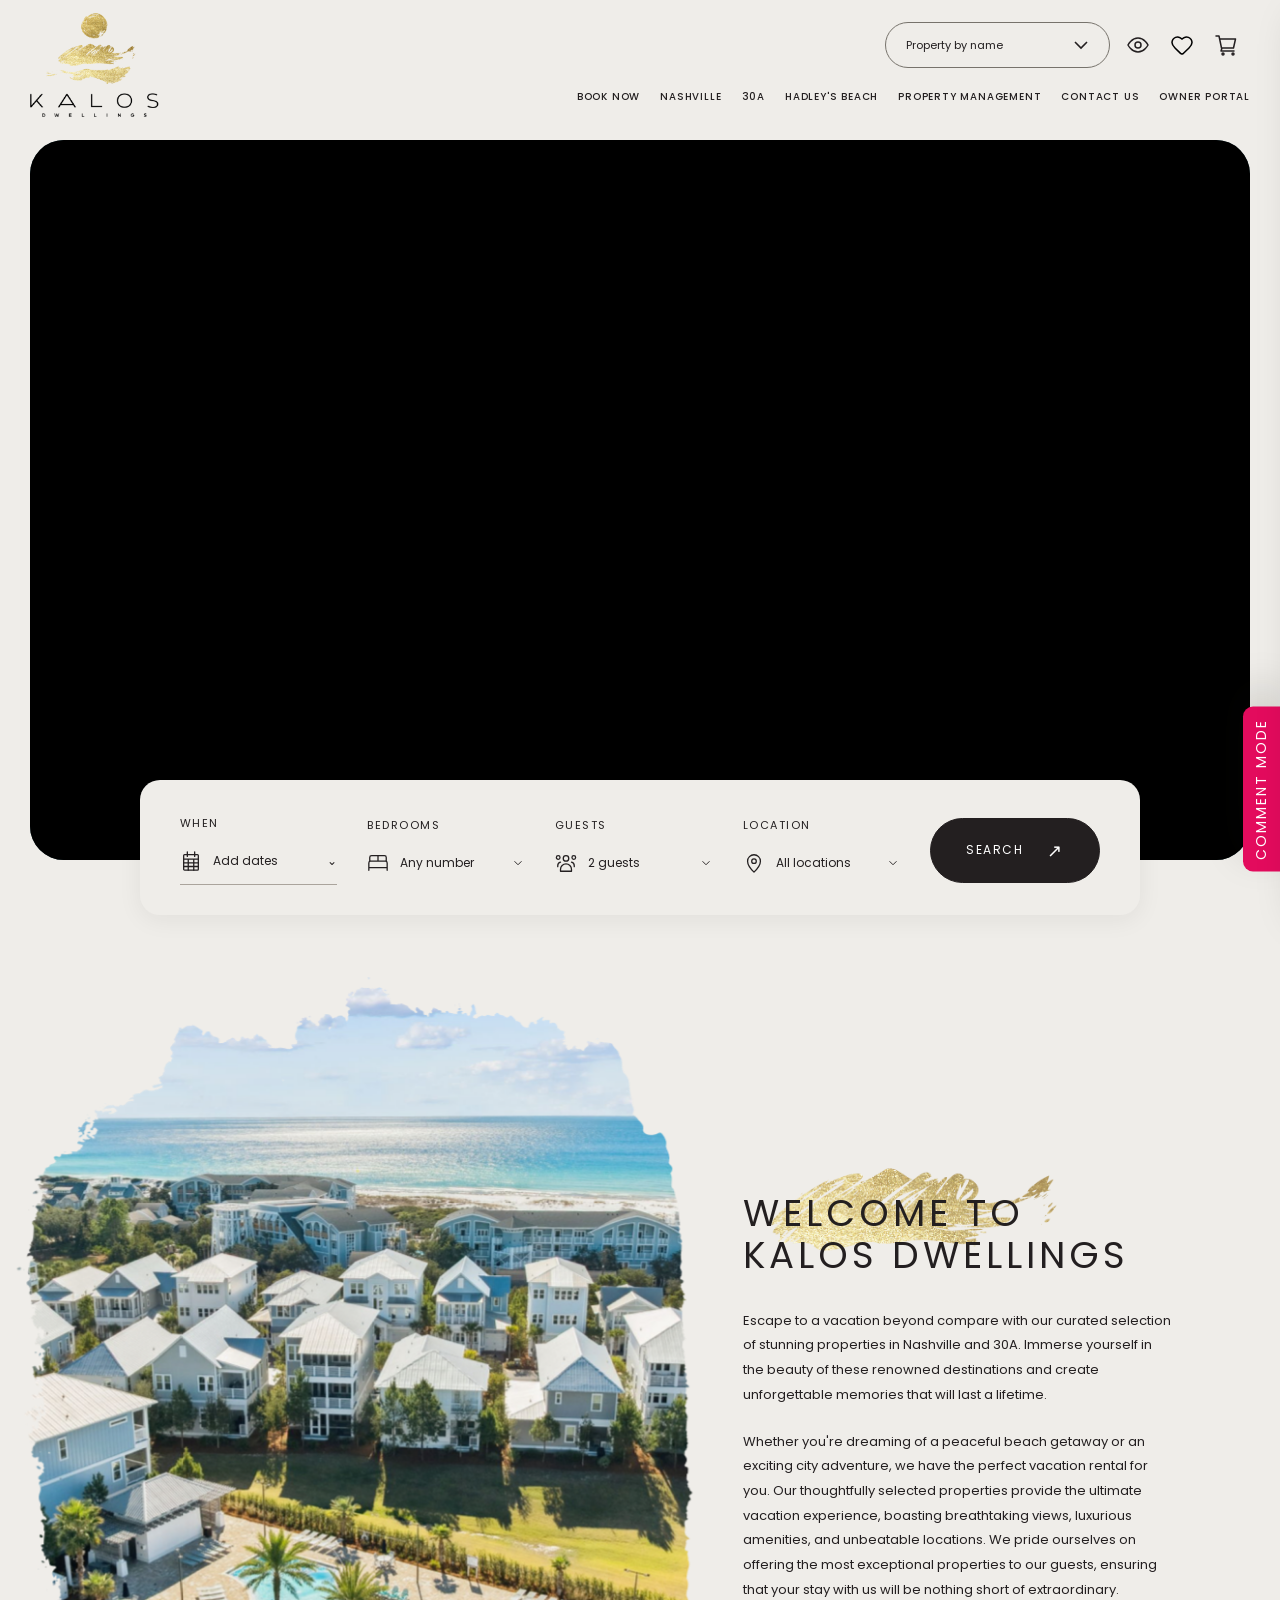
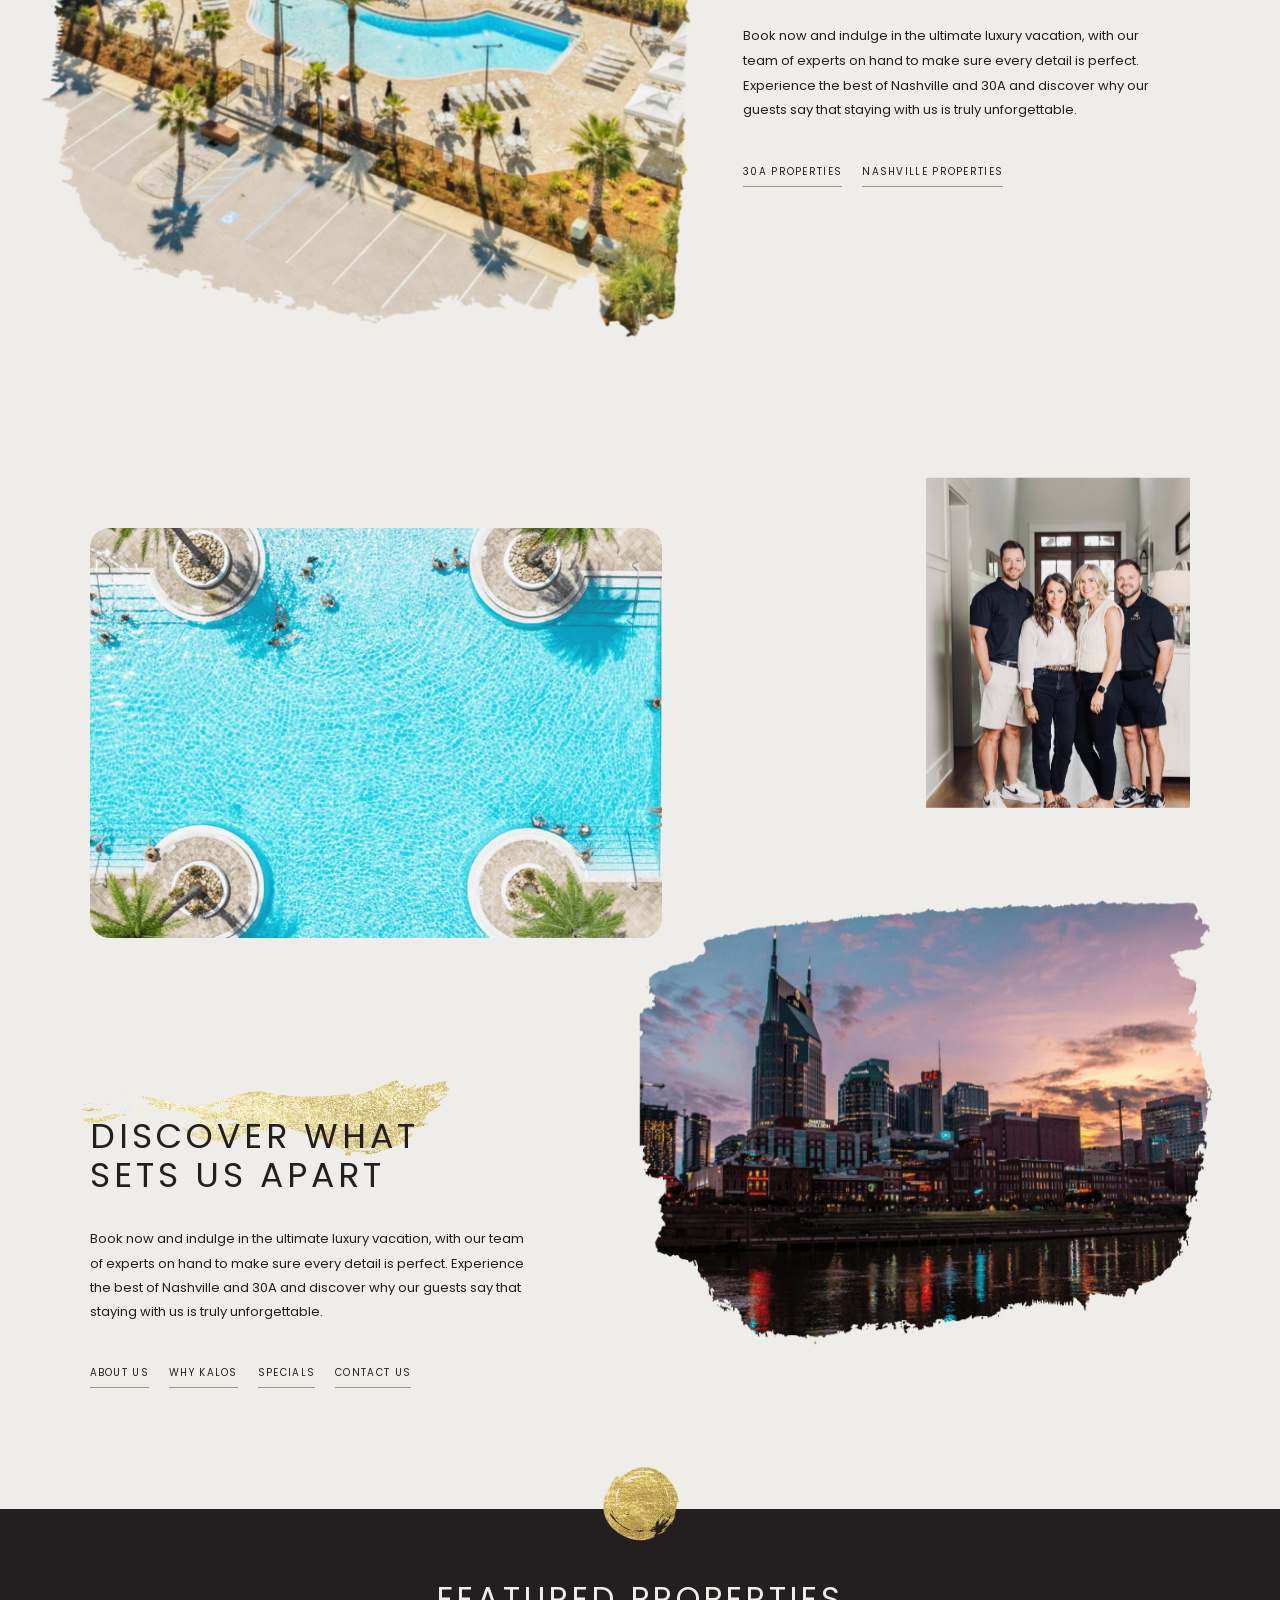
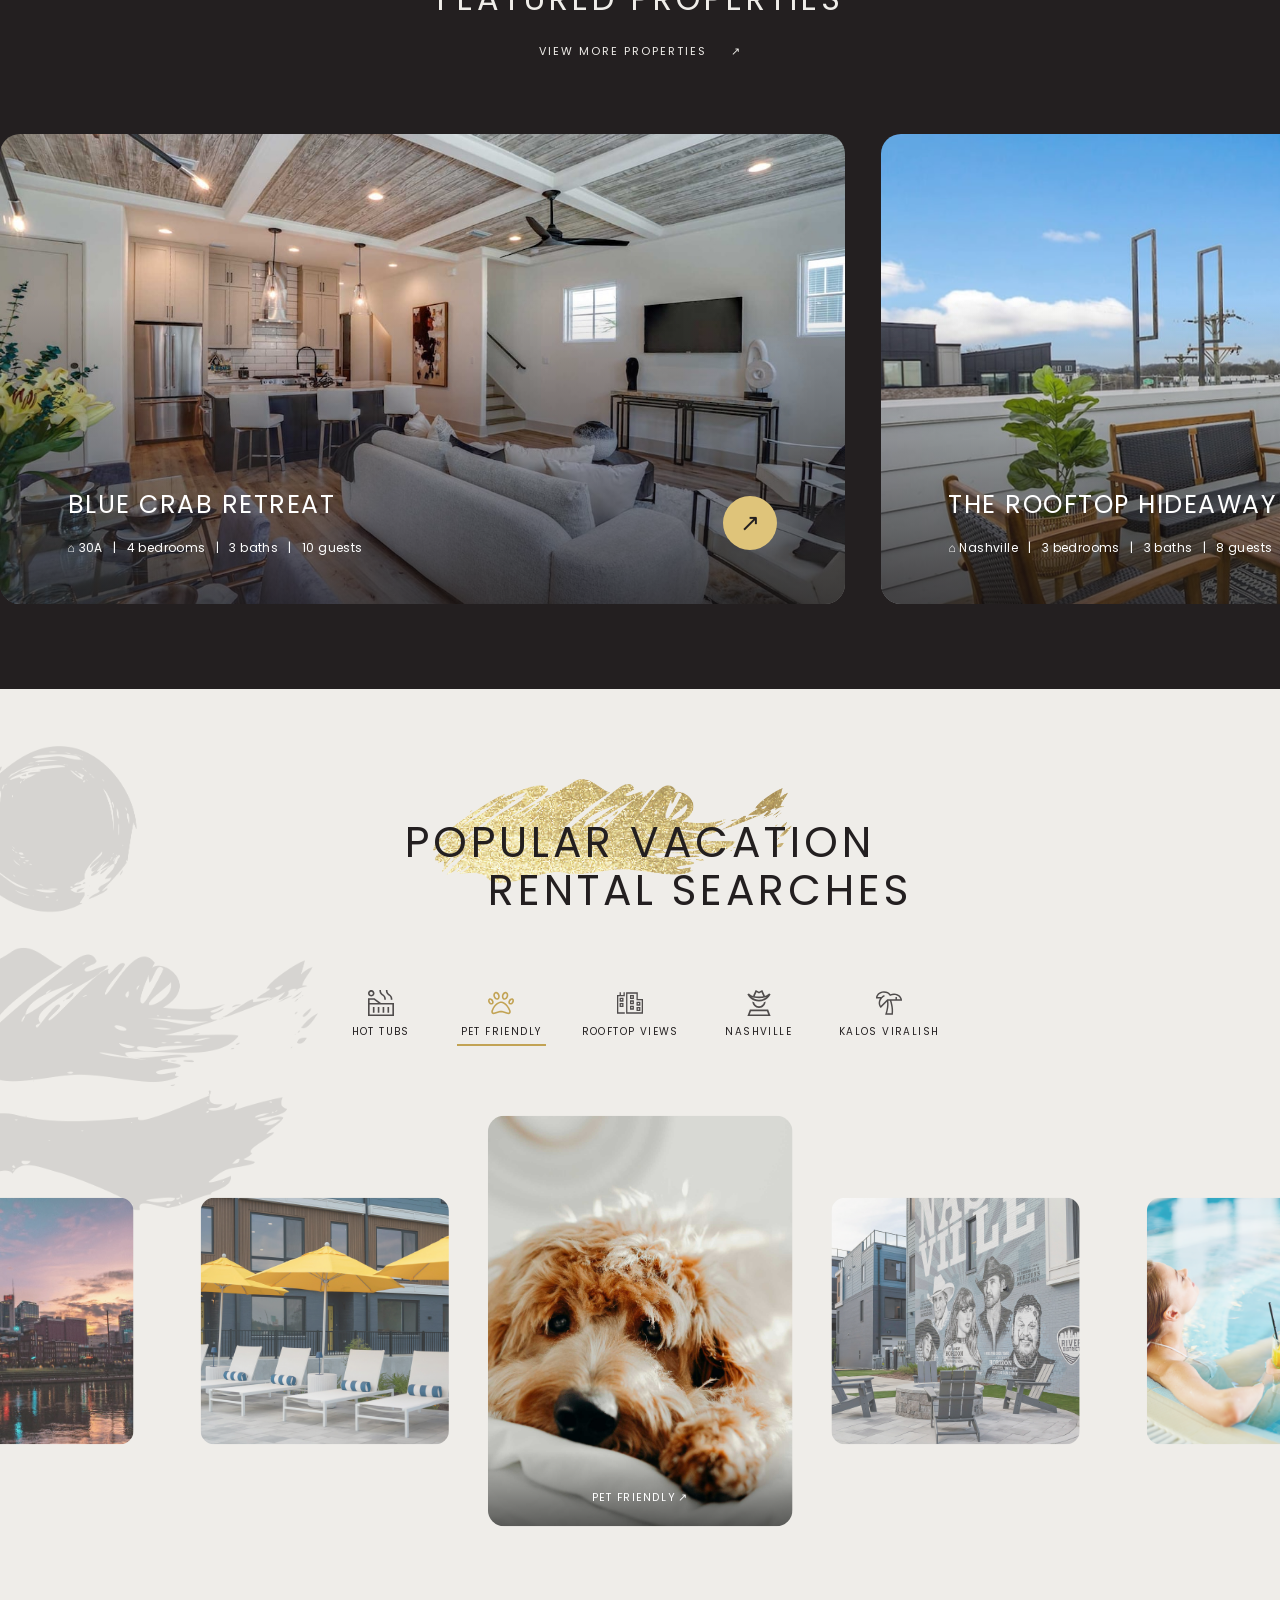
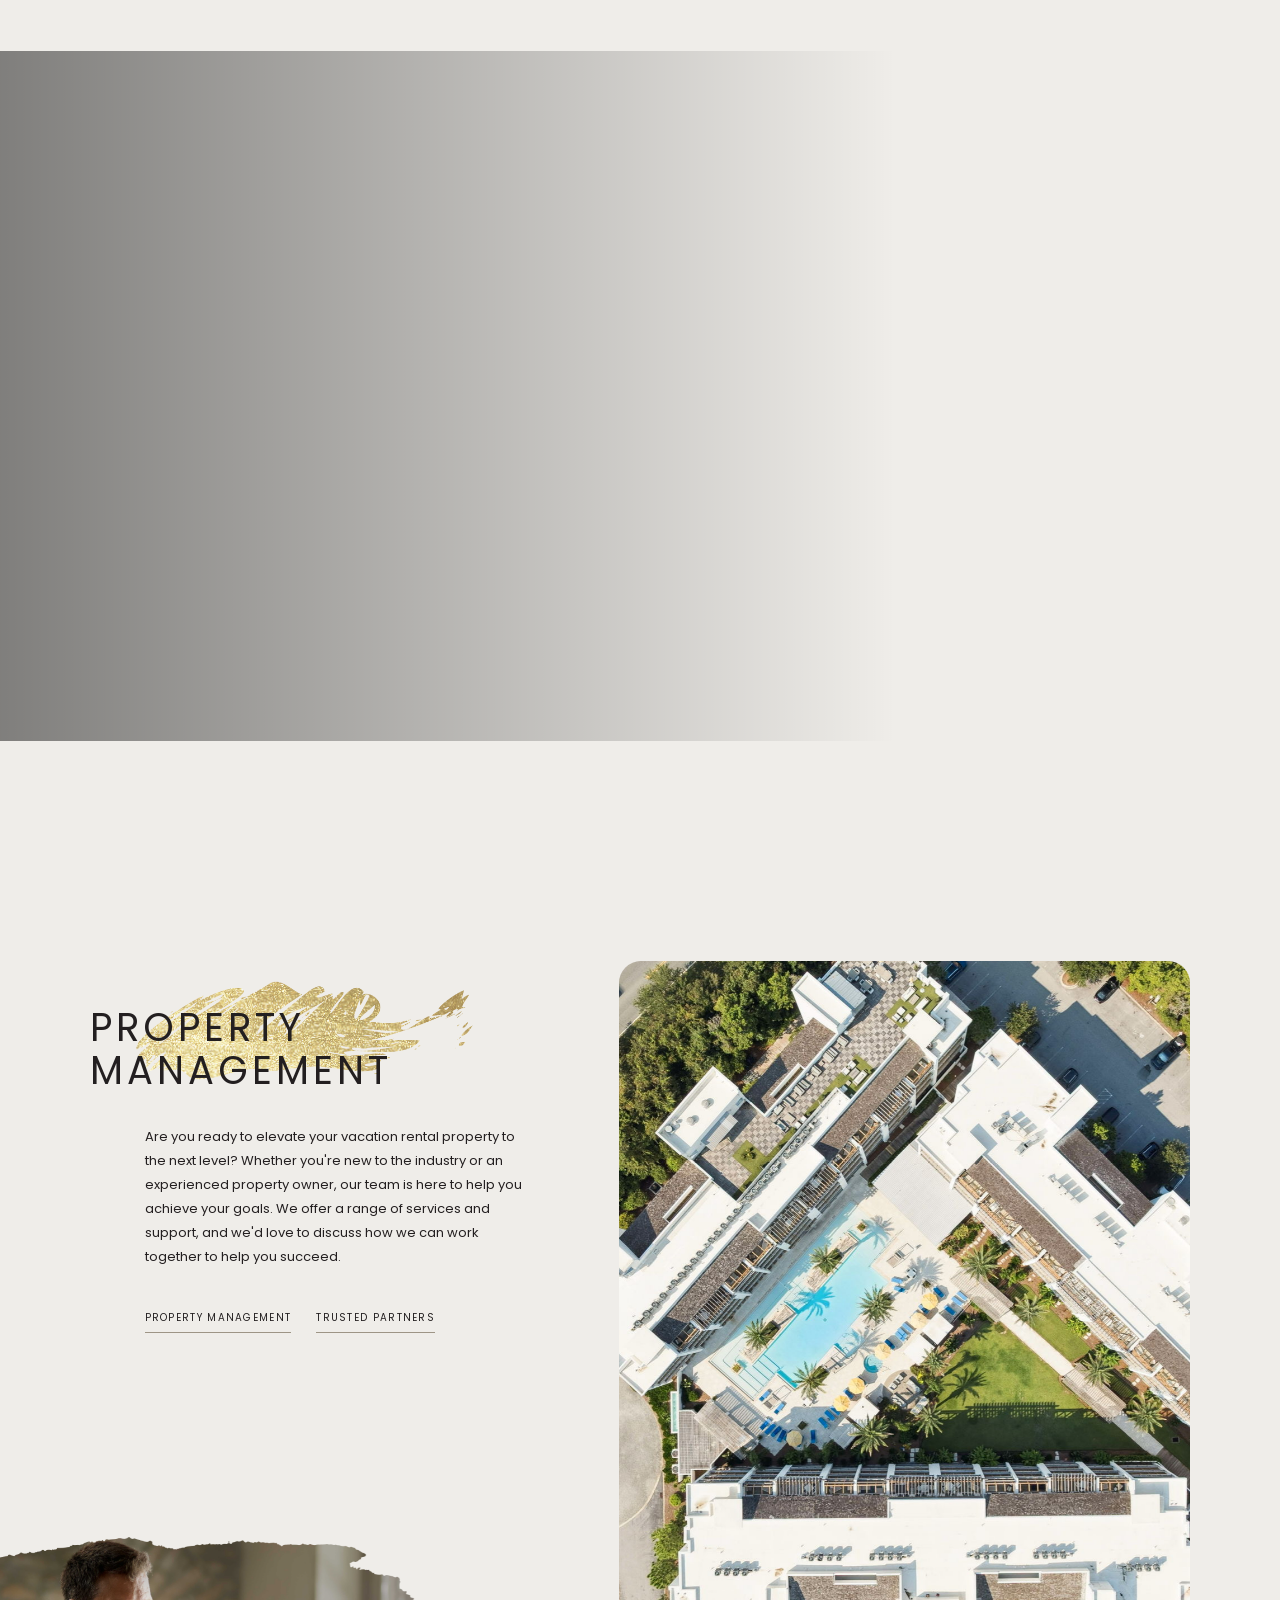
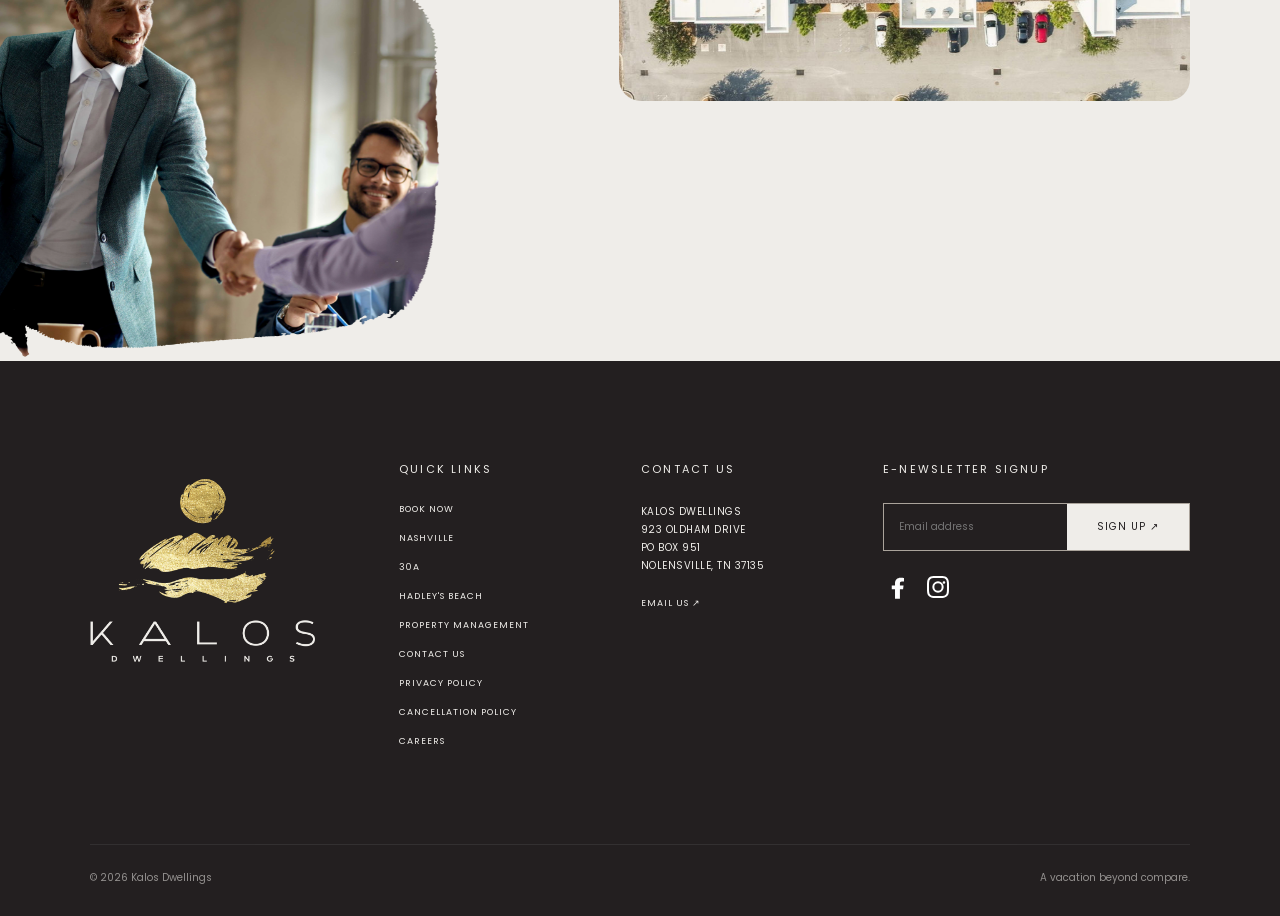
<file: index.html>
<!doctype html>
<html lang="en">
<head>
<meta charset="utf-8"><meta name="viewport" content="width=device-width,initial-scale=1">
<title>Kalos Dwellings | A Vacation Beyond Compare</title>
<meta name="description" content="Discover thoughtfully selected vacation homes in Nashville and along 30A. Explore the Kalos Dwellings collection and plan your next extraordinary escape.">
<meta name="theme-color" content="#efede9">
<link rel="stylesheet" href="styles.css"><script src="app.js" defer></script>
<link rel="stylesheet" href="header.css">
<link rel="stylesheet" href="mobile-booking.css"><script src="mobile-booking.js" defer></script>
<link rel="stylesheet" href="reservation.css">
<link rel="stylesheet" href="comments.css?v=20261117e"><script src="comments.js?v=20261117e" defer></script>
</head>
<body class="site-menu">
<a class="skip" href="#welcome">Skip to content</a>
<header class="header">
<a href="index.html" class="brand" aria-label="Kalos Dwellings home"><img src="assets/booking-logo.png" width="131" height="115" alt="Kalos Dwellings"></a>
<nav aria-label="Main navigation" id="nav"><button data-book>Book now</button><button data-destination="Nashville">Nashville</button><button data-destination="30A">30A</button><button data-destination="Hadley's Beach">Hadley's Beach</button><a href="property-management.html">Property management</a><button data-info="contact">Contact us</button><a href="https://ownerx.streamlinevrs.com/login" target="_blank" rel="noopener noreferrer">Owner portal</a></nav>
<div class="header-tools"><button class="icon" id="motion" aria-label="Pause animations" title="Pause animations">Ⅱ</button><button class="icon menu-toggle" aria-label="Open menu" aria-expanded="false" aria-controls="nav">☰</button></div>
</header>
<main>
<section class="hero" aria-label="Discover your Kalos escape">
<div class="hero-media"><video id="heroVideo" autoplay muted loop playsinline preload="metadata" poster="assets/hero-poster.jpg"><source src="assets/resort-hero.mp4" type="video/mp4"></video><div class="hero-shade"></div></div>
<form id="searchForm" class="search-bar">
<div class="search-item date-wrap"><span class="field-title">When</span><button class="field-value" type="button" id="dateToggle" aria-haspopup="dialog" aria-controls="datePop" aria-expanded="false"><svg class="search-field-icon" width="22" height="22" viewBox="0 0 24 24" fill="none" stroke="currentColor" stroke-width="1.4" stroke-linecap="round" stroke-linejoin="round" aria-hidden="true"><rect x="4" y="5" width="16" height="17" rx="1"/><path d="M8 2v5m8-5v5M4 10h16M9 10v12m6-12v12M4 14h16M4 18h16"/></svg><span id="dateLabel">Add dates</span><span>⌄</span></button><div class="date-pop range-picker" id="datePop" role="dialog" aria-label="Choose arrival and departure dates" hidden><input type="hidden" id="checkIn"><input type="hidden" id="checkOut"><div id="rangeCalendar"></div></div></div>
<label class="search-item"><span class="field-title">Bedrooms</span><select id="bedrooms" aria-label="Bedrooms"><option value="0">Any number</option><option value="2">2+ bedrooms</option><option value="3">3+ bedrooms</option><option value="4">4+ bedrooms</option></select></label>
<label class="search-item"><span class="field-title">Guests</span><input id="guests" type="hidden" value="2"></label>
<label class="search-item"><span class="field-title">Location</span><select id="location" aria-label="Vacation destination"><option value="All">All locations</option><option>30A</option><option>Nashville</option><option>Hadley's Beach</option></select></label>
<button class="pill" type="submit">Search <span>↗</span></button>
</form>
</section>
<section id="welcome" class="welcome section-wrap">
<div class="welcome-art"><img class="brush-photo drift" data-speed=".08" src="assets/welcome-brush.png" alt="Coastal vacation homes overlooking the Gulf" width="657" height="670"></div>
<div class="welcome-copy reveal"><div class="brush-heading"><img class="gold-mark" src="assets/gold.png" alt=""><h1>Welcome to<br>Kalos Dwellings</h1></div>
<p>Escape to a vacation beyond compare with our curated selection of stunning properties in Nashville and 30A. Immerse yourself in the beauty of these renowned destinations and create unforgettable memories that will last a lifetime.</p>
<p>Whether you're dreaming of a peaceful beach getaway or an exciting city adventure, we have the perfect vacation rental for you. Our thoughtfully selected properties provide the ultimate vacation experience, boasting breathtaking views, luxurious amenities, and unbeatable locations. We pride ourselves on offering the most exceptional properties to our guests, ensuring that your stay with us will be nothing short of extraordinary.</p>
<p>Book now and indulge in the ultimate luxury vacation, with our team of experts on hand to make sure every detail is perfect. Experience the best of Nashville and 30A and discover why our guests say that staying with us is truly unforgettable.</p>
<div class="inline-links"><button data-destination="30A">30A properties</button><button data-destination="Nashville">Nashville properties</button></div></div>
</section>
<section class="story section-wrap" id="about">
<div class="pool-photo reveal"><img class="pan" src="assets/pool.png" alt="An inviting turquoise pool surrounded by tropical palms" loading="lazy"></div>
<div class="team-photo drift" data-speed="-.06"><img src="assets/team.png" alt="The Kalos Dwellings team" loading="lazy"></div>
<div class="story-copy reveal"><div class="brush-heading"><img class="gold-mark wide" src="assets/paint.png" alt=""><h2>Discover What<br>Sets Us Apart</h2></div><p>Book now and indulge in the ultimate luxury vacation, with our team of experts on hand to make sure every detail is perfect. Experience the best of Nashville and 30A and discover why our guests say that staying with us is truly unforgettable.</p><div class="inline-links"><button data-info="about">About us</button><button data-info="why">Why Kalos</button><button data-collection="Specials">Specials</button><button data-info="contact">Contact us</button></div></div>
<img class="city-art drift" data-speed=".08" src="assets/city-brush.png" alt="Nashville's skyline reflected in the river at sunset" loading="lazy">
</section>
<section class="featured" id="properties">
<img class="gold-dot" src="assets/dot.png" alt=""><div class="section-heading reveal"><h2>Featured properties</h2><button class="text-link light" data-book>View more properties <span>↗</span></button></div>
<div class="property-ribbon"><div class="property-track" id="propertyTrack" aria-label="Featured vacation homes"></div></div>
</section>
<section class="collections" id="collections"><img class="black-brush" src="assets/black.png" alt=""><div class="collection-heading reveal"><img class="gold-mark" src="assets/gold.png" alt=""><h2>Popular vacation<br><span>rental searches</span></h2></div><div class="collection-tabs" role="tablist" aria-label="Vacation collections"><button role="tab" aria-selected="false" data-tab="Hot tubs"><svg class="tab-icon" aria-hidden="true" width="40" height="40" viewBox="0 0 40 40" fill="none" xmlns="http://www.w3.org/2000/svg"><path d="M20 0V1.25C20 3.20312 20.9375 5 22.5 6.09375L23.75 6.875C26.0938 8.4375 27.5 11.0156 27.5 13.75V15H25V13.75C25 11.875 23.9844 10.0781 22.4219 8.98438L21.1719 8.125C18.8281 6.64062 17.5 4.0625 17.5 1.25V0H20ZM10 12.5L20 20H21.25H37.5H40V22.5V37.5V40H37.5H2.5H0V37.5V26.25V21.25V20V15V12.5H2.5H10ZM2.5 22.5V26.25V37.5H37.5V22.5H21.25H20H19.1406H2.5ZM2.5 20H15.7812L9.14062 15H2.5V20ZM30 1.25C30 3.20312 30.9375 5 32.5 6.09375L33.75 6.875C36.0938 8.4375 37.5 11.0156 37.5 13.75V15H35V13.75C35 11.875 33.9844 10.0781 32.4219 8.98438L31.1719 8.125C28.8281 6.64062 27.5 4.0625 27.5 1.25V0H30V1.25ZM10 26.25V27.5V33.75V35H7.5V33.75V27.5V26.25H10ZM17.5 26.25V27.5V33.75V35H15V33.75V27.5V26.25H17.5ZM25 26.25V27.5V33.75V35H22.5V33.75V27.5V26.25H25ZM32.5 26.25V27.5V33.75V35H30V33.75V27.5V26.25H32.5ZM7.5 5C7.5 3.67188 6.32812 2.5 5 2.5C3.59375 2.5 2.5 3.67188 2.5 5C2.5 6.40625 3.59375 7.5 5 7.5C6.32812 7.5 7.5 6.40625 7.5 5ZM0 5C0 3.28125 0.9375 1.64062 2.5 0.703125C3.98438 -0.15625 5.9375 -0.15625 7.5 0.703125C8.98438 1.64062 10 3.28125 10 5C10 6.79688 8.98438 8.4375 7.5 9.375C5.9375 10.2344 3.98438 10.2344 2.5 9.375C0.9375 8.4375 0 6.79688 0 5Z" fill="currentColor"/></svg><span>Hot tubs</span></button><button role="tab" aria-selected="true" data-tab="Pet friendly"><svg class="tab-icon" aria-hidden="true" width="42" height="36" viewBox="0 0 42 36" fill="none" xmlns="http://www.w3.org/2000/svg"><path d="M16.2033 8.9712C16.4493 8.08633 16.5313 6.96013 16.1213 5.67305C15.7113 4.4664 14.9733 3.58153 14.1534 3.01843C13.4154 2.53578 12.8415 2.53578 12.5135 2.61622C12.1035 2.7771 11.6935 3.09888 11.3656 3.9033C11.1196 4.78818 11.0376 5.91438 11.4475 7.20146C11.9395 8.4081 12.6775 9.29298 13.4154 9.85608C14.1534 10.3387 14.7274 10.3387 15.1373 10.2583C15.4653 10.0974 15.8753 9.77563 16.2033 8.9712ZM15.8753 12.6716C13.2514 13.5564 10.1356 11.3845 8.98769 8.00589C7.83976 4.54685 8.98769 1.00736 11.6935 0.202934C14.3174 -0.681938 17.4332 1.40958 18.5811 4.86862C19.7291 8.32766 18.5811 11.8671 15.8753 12.6716ZM6.52783 17.0155C6.60983 16.4524 6.52783 15.5675 5.95387 14.6826C5.46189 13.7978 4.80593 13.3151 4.14997 12.9933C3.576 12.752 3.24802 12.9129 3.08403 12.9933C3.00203 12.9933 2.75605 13.2347 2.67405 13.8782C2.59206 14.4413 2.75605 15.3262 3.24802 16.2111C3.73999 17.0959 4.47795 17.5786 5.05192 17.9004C5.62588 18.1417 5.95387 17.9808 6.11786 17.9004C6.19985 17.9004 6.44584 17.659 6.52783 17.0155ZM7.42978 20.1528C5.3799 21.279 2.51006 20.0723 0.952153 17.4981C-0.605758 14.8435 -0.195781 11.8671 1.77211 10.7409C3.82199 9.61475 6.69182 10.8214 8.24973 13.3956C9.80764 15.9697 9.39767 19.0266 7.42978 20.1528ZM21.041 17.9808C18.9091 17.9808 12.1035 20.0723 8.16774 30.6103C8.00375 31.0125 7.92175 31.5756 7.92175 32.1387V32.541C7.92175 33.0236 8.33173 33.4258 8.8237 33.4258C9.64365 33.4258 10.5456 33.3454 11.2836 33.1041L17.8432 31.093C19.8931 30.4494 22.1069 30.4494 24.1568 31.093L30.7164 33.1041C31.5364 33.3454 32.3563 33.4258 33.1763 33.4258C33.6683 33.4258 34.1602 33.0236 34.1602 32.541V32.1387C34.1602 31.5756 33.9963 31.0125 33.8323 30.6103C29.8965 20.0723 23.0909 17.9808 21.041 17.9808ZM21.041 15.4066C24.4028 15.4066 32.0284 18.3026 36.2921 29.7255C36.6201 30.4494 36.7841 31.3343 36.7841 32.1387V32.541C36.7841 34.4716 35.1442 36 33.1763 36C32.0284 36 30.9624 35.8391 29.8965 35.5173L23.3369 33.5063C21.861 33.1041 20.221 33.1041 18.6631 33.5063L12.1035 35.5173C11.0376 35.8391 9.97163 36 8.8237 36C6.85581 36 5.2979 34.4716 5.2979 32.541V32.1387C5.2979 31.3343 5.3799 30.4494 5.70788 29.7255C9.97163 18.3026 17.5972 15.4066 21.041 15.4066ZM36.0461 14.6826C35.5542 15.5675 35.3902 16.3719 35.4722 17.0155C35.5542 17.659 35.8001 17.9004 35.8821 17.9004C36.0461 17.9808 36.3741 18.1417 36.9481 17.9004C37.604 17.5786 38.26 17.0959 38.752 16.2111C39.3259 15.3262 39.4079 14.5218 39.3259 13.8782C39.2439 13.2347 38.998 12.9933 38.916 12.9933C38.752 12.9129 38.424 12.752 37.85 12.9933C37.2761 13.3151 36.5381 13.7978 36.0461 14.6826ZM33.7503 13.3956C35.3082 10.8214 38.178 9.61475 40.2279 10.7409C42.1958 11.8671 42.6058 14.8435 41.0478 17.4981C39.4899 20.0723 36.6201 21.279 34.5702 20.1528C32.6023 19.0266 32.1924 15.9697 33.7503 13.3956ZM25.2228 5.67305C24.8128 6.96013 24.8948 8.08633 25.1408 8.9712C25.4687 9.77563 25.8787 10.0974 26.2887 10.2583C26.6167 10.3387 27.1906 10.3387 27.9286 9.85608C28.7486 9.29298 29.4865 8.4081 29.8965 7.20146C30.3065 5.91438 30.2245 4.78818 29.9785 3.9033C29.6505 3.09888 29.2405 2.7771 28.9125 2.61622C28.5026 2.53578 27.9286 2.53578 27.1906 3.01843C26.4527 3.58153 25.7147 4.4664 25.2228 5.67305ZM22.7629 4.86862C23.9108 1.40958 27.0267 -0.681938 29.6505 0.202934C32.3563 1.00736 33.5043 4.54685 32.3563 8.00589C31.2084 11.4649 28.0926 13.5564 25.4687 12.6716C22.7629 11.8671 21.615 8.32766 22.7629 4.86862Z" fill="currentColor"/></svg><span>Pet friendly</span></button><button role="tab" aria-selected="false" data-tab="Rooftop views"><svg class="tab-icon" aria-hidden="true" width="44" height="36" viewBox="0 0 44 36" fill="none" xmlns="http://www.w3.org/2000/svg"><path d="M6.6 1.125V4.5H11V1.125V0H13.2V1.125V4.5V5.625V6.75H2.2V33.75H13.2V36H1.1H0V34.875V5.625V4.5H1.1H4.4V1.125V0H6.6V1.125ZM37.4 11.25H41.8H44V13.5V33.75V36H41.8H35.2H17.6H15.4V33.75V2.25V0H17.6H33H35.2V2.25V9V11.25H37.4ZM33 2.25H17.6V33.75H35.2H41.8V13.5H35.2H33V11.25V2.25ZM22 29.25V28.125V23.625V22.5H23.1H27.5H28.6V23.625V28.125V29.25H27.5H23.1H22ZM24.2 27H26.4V24.75H24.2V27ZM23.1 4.5H27.5H28.6V5.625V10.125V11.25H27.5H23.1H22V10.125V5.625V4.5H23.1ZM24.2 9H26.4V6.75H24.2V9ZM22 20.25V19.125V14.625V13.5H23.1H27.5H28.6V14.625V19.125V20.25H27.5H23.1H22ZM24.2 18H26.4V15.75H24.2V18ZM34.1 31.5H33V30.375V25.875V24.75H34.1H38.5H39.6V25.875V30.375V31.5H38.5H34.1ZM37.4 27H35.2V29.25H37.4V27ZM33 22.5V21.375V16.875V15.75H34.1H38.5H39.6V16.875V21.375V22.5H38.5H34.1H33ZM35.2 20.25H37.4V18H35.2V20.25ZM5.5 24.75H4.4V23.625V19.125V18H5.5H9.9H11V19.125V23.625V24.75H9.9H5.5ZM6.6 20.25V22.5H8.8V20.25H6.6ZM4.4 15.75V14.625V10.125V9H5.5H9.9H11V10.125V14.625V15.75H9.9H5.5H4.4ZM6.6 13.5H8.8V11.25H6.6V13.5Z" fill="currentColor"/></svg><span>Rooftop views</span></button><button role="tab" aria-selected="false" data-tab="Nashville"><svg class="tab-icon" aria-hidden="true" width="34" height="38" viewBox="0 0 34 38" fill="none" xmlns="http://www.w3.org/2000/svg"><path d="M17 2.375L19.6562 1.11328L21.8571 0L22.8438 2.22656L25.6518 8.46094C26.3348 8.23828 27.0179 8.08984 27.625 7.86719C30.0536 6.90234 31.3438 5.78906 31.7991 5.26953L33.9241 6.38281C33.1652 8.38672 31.2679 10.9844 28.3839 12.9883C25.5 15.0664 21.6295 16.6992 16.9241 16.6992C12.2946 16.6992 8.42411 15.0664 5.54018 12.9883C2.65625 10.9844 0.758929 8.38672 0 6.38281L2.125 5.26953C2.58036 5.78906 3.87054 6.90234 6.29911 7.86719C8.72768 8.75781 12.2188 9.5 17 9.5C19.3527 9.5 21.4777 9.35156 23.2232 8.98047L20.6429 3.26562L18.0625 4.52734L17 5.04688L15.8616 4.52734L13.2812 3.26562L10.7009 8.98047C9.79018 8.83203 9.03125 8.68359 8.27232 8.46094L11.1562 2.22656L12.1429 0L14.2679 1.11328L17 2.375ZM3.49107 35.625H30.433L28.6116 30.875H5.3125L3.49107 35.625ZM3.64286 28.5H30.3571L33.0893 35.625L34 38H31.3438H2.58036H0L0.910714 35.625L3.64286 28.5ZM28.1562 10.168C25.4241 11.1328 21.7812 11.875 17 11.875C12.1429 11.875 8.5 11.1328 5.76786 10.168C6.14732 10.4648 6.52679 10.8359 6.98214 11.1328C9.48661 12.9141 12.9018 14.25 17 14.25C21.0223 14.25 24.4375 12.9141 26.942 11.0586C27.3973 10.7617 27.7768 10.4648 28.1562 10.168ZM7.28571 16.7734C8.04464 17.2188 8.87946 17.5156 9.79018 17.8867C10.3973 21.2266 13.3571 23.75 17 23.75C20.567 23.75 23.6027 21.2266 24.1339 17.8867C25.0446 17.5156 25.8795 17.2188 26.7143 16.7734C26.5625 21.9688 22.3125 26.125 17 26.125C11.6875 26.125 7.36161 21.9688 7.28571 16.7734Z" fill="currentColor"/></svg><span>Nashville</span></button><button role="tab" aria-selected="false" data-tab="Kalos Viralish"><svg class="tab-icon" aria-hidden="true" width="42" height="38" viewBox="0 0 42 38" fill="none" xmlns="http://www.w3.org/2000/svg"><path d="M8.38542 9.5C8.45833 9.5 8.53125 9.42578 8.53125 9.35156C10.0625 7.86719 11.6667 6.75391 13.1979 6.08594L14.1458 8.23828C12.8333 8.83203 11.5208 9.72266 10.2083 11.0586C9.84375 11.4297 9.55208 11.7266 9.26042 12.0977C9.1875 12.1719 9.11458 12.3203 9.04167 12.3945C5.6875 16.6992 6.41667 21.2266 7.80208 23.5273L17.7917 13.4336L18.0833 13.0625H18.5938H31.5V10.6875V9.5H33.8333V10.6875V13.0625H39.5208C38.7917 10.0938 35.7292 5.9375 29.1667 5.9375C26.8333 5.9375 24.9375 6.45703 23.4792 7.27344L22.5312 7.71875L22.0208 6.82812C20.4896 4.52734 17.5729 2.375 12.8333 2.375C6.19792 2.375 3.13542 6.53125 2.47917 9.5H8.38542ZM31.5 15.4375H24.8646C25.4479 17.3672 26.0312 19.4453 26.4688 21.5977C27.4896 26.5703 28 32.0625 27.3438 36.9609L27.2708 38H26.25H16.3333H14.7292L15.1667 36.5156C17.5 29.0195 18.0833 23.3047 17.9375 19.2969C17.8646 18.4062 17.7917 17.5898 17.6458 16.9219L8.53125 26.1992L7.72917 27.0156L6.92708 26.1992C4.375 23.6016 2.77083 17.5898 6.48958 11.875H1.16667H0V10.6875C0 6.53125 4.01042 0 12.8333 0C17.7917 0 21.2917 2.15234 23.3333 4.67578C24.9375 4.00781 26.9062 3.5625 29.1667 3.5625C37.9167 3.5625 42 10.0938 42 14.25V15.4375H40.8333H33.8333H31.5ZM22.3854 15.4375H19.7604C19.9792 16.5508 20.1979 17.8125 20.2708 19.2227C20.4167 23.2305 19.8333 28.7227 17.8646 35.625H25.1562C25.5938 31.3203 25.1562 26.5703 24.2083 22.1172C23.6979 19.7422 23.1146 17.5156 22.3854 15.4375Z" fill="currentColor"/></svg><span>Kalos Viralish</span></button></div>
<div class="collection-images" id="collectionImages"><button data-collection="Hot tubs" class="collection-card"><img src="assets/collection-hot-tubs.webp" alt="Relaxing in a hot tub with a refreshing drink" loading="lazy"><span>Hot tubs ↗</span></button><button data-collection="Nashville" class="collection-card"><img src="assets/collection-nashville.webp" alt="Nashville music mural" loading="lazy"><span>Nashville ↗</span></button><button data-collection="Pet friendly" class="collection-card active"><img src="assets/collection-pet-friendly.webp" alt="A dog relaxing on a bed" loading="lazy"><span>Pet friendly ↗</span></button><button data-collection="Rooftop views" class="collection-card"><img src="assets/collection-rooftop-views.webp" alt="Nashville skyline at sunset" loading="lazy"><span>Rooftop views ↗</span></button><button data-collection="Kalos Viralish" class="collection-card"><img src="assets/collection-kalos-viralish-v2.webp" alt="Poolside loungers beneath bright yellow umbrellas" loading="lazy"><span>Kalos Viralish ↗</span></button></div></section>
<section class="testimonials" id="reviews"><div class="reviews-image"><img class="reviews-parallax" src="assets/reviews-pool-retreat.jpg" alt="A quiet moment at a luxury wellness retreat" loading="lazy"></div><div class="review-title reveal"><h2>See what our<br>guests have to say</h2><img src="assets/paint.png" alt=""></div><article class="quote-card reveal"><div class="stars" aria-label="5 out of 5 stars">★★★★★</div><blockquote>“Such a great place to stay! The home was clean, comfortable, and had everything we needed for a relaxing Wisconsin getaway. The location made it easy to explore the area, and coming back to such a cozy space each evening was a bonus. We’d definitely stay here again!”</blockquote><p class="author">Kari Warren</p><div class="quote-bottom"><span>THE KALOS EXPERIENCE</span><div class="review-controls" role="group" aria-label="Guest reviews"><button class="round" type="button" data-review-prev aria-label="Previous review">←</button><span class="review-count" aria-live="polite">1 / 4</span><button class="round" type="button" data-review-next aria-label="Next review">→</button></div></div></article></section>
<section id="management" class="management section-wrap"><div class="management-copy reveal"><div class="brush-heading"><img class="gold-mark" src="assets/gold.png" alt=""><h2>Property<br>management</h2></div><p>Are you ready to elevate your vacation rental property to the next level? Whether you're new to the industry or an experienced property owner, our team is here to help you achieve your goals. We offer a range of services and support, and we'd love to discuss how we can work together to help you succeed.</p><div class="inline-links"><a href="property-management.html">Property management</a><button data-info="partners">Trusted partners</button></div></div><div class="management-aerial reveal"><img class="pan" src="assets/management-aerial.jpg" alt="Aerial view of a coastal resort with a turquoise pool and rooftop terraces" loading="lazy"></div><img class="management-art drift" data-speed=".07" src="assets/management-brush.png" alt="A property professional welcoming guests" loading="lazy"></section>
</main>
<footer id="contact"><img class="footer-logo" src="assets/footerlogo.png" alt="Kalos Dwellings" loading="lazy"><div><h3>Quick links</h3><button data-book>Book now</button><button data-destination="Nashville">Nashville</button><button data-destination="30A">30A</button><button data-destination="Hadley's Beach">Hadley's Beach</button><a href="property-management.html">Property management</a><button data-info="contact">Contact us</button><button data-info="privacy">Privacy policy</button><button data-info="cancellation">Cancellation policy</button><button data-info="careers">Careers</button></div><div><h3>Contact us</h3><p>Kalos Dwellings<br>923 Oldham Drive<br>PO Box 951<br>Nolensville, TN 37135</p><button data-info="contact">Email us ↗</button></div><div class="newsletter"><h3>E-newsletter signup</h3><form id="newsletter"><label class="sr-only" for="newsletterEmail">Email address</label><input id="newsletterEmail" type="email" placeholder="Email address" required><button type="submit">Sign up ↗</button></form><p id="newsletterStatus" role="status"></p><div class="footer-social" aria-label="Social media"><a class="footer-social-link" href="https://www.facebook.com/kalosdwellings/" target="_blank" rel="noopener noreferrer" aria-label="Facebook"><svg viewBox="0 0 24 24" aria-hidden="true"><path fill="currentColor" d="M14.5 22v-8h2.7l.4-3.2h-3.1V8.8c0-.9.3-1.6 1.7-1.6H18V4.2C17.6 4.1 16.4 4 15.1 4 12.2 4 10.3 5.8 10.3 8.6v2.2H7.5V14h2.8v8h4.2z"/></svg></a><a class="footer-social-link" href="https://www.instagram.com/kalosdwellings/" target="_blank" rel="noopener noreferrer" aria-label="Instagram"><svg viewBox="0 0 24 24" aria-hidden="true"><path fill="currentColor" d="M12 2.2c3.2 0 3.6 0 4.8.1 3.3.1 4.8 1.7 4.9 4.9.1 1.3.1 1.6.1 4.8s0 3.6-.1 4.8c-.1 3.2-1.7 4.8-4.9 4.9-1.2.1-1.6.1-4.8.1s-3.6 0-4.8-.1c-3.2-.1-4.8-1.7-4.9-4.9-.1-1.2-.1-1.6-.1-4.8s0-3.6.1-4.8C2.4 4 4 2.4 7.2 2.3 8.4 2.2 8.8 2.2 12 2.2m0-2.2C8.7 0 8.3 0 7 0.1 2.7.3.3 2.7.1 7 0 8.3 0 8.7 0 12s0 3.7.1 5c.2 4.3 2.6 6.7 6.9 6.9 1.3.1 1.7.1 5 .1s3.7 0 5-.1c4.3-.2 6.7-2.6 6.9-6.9.1-1.3.1-1.7.1-5s0-3.7-.1-5C23.7 2.7 21.3.3 17 0.1 15.7 0 15.3 0 12 0zm0 5.8a6.2 6.2 0 1 0 0 12.4 6.2 6.2 0 0 0 0-12.4zm0 10.2a4 4 0 1 1 0-8 4 4 0 0 1 0 8zm6.5-10.4a1.4 1.4 0 1 0 0 2.9 1.4 1.4 0 0 0 0-2.9z"/></svg></a></div></div><div class="footer-bottom"><span>© <span id="year"></span> Kalos Dwellings</span><span>A vacation beyond compare.</span></div></footer>
<section id="booking" class="booking booking-page" hidden><div class="booking-progress" id="bookingProgress"></div><div class="booking-content" id="bookingContent"></div></section>
<dialog id="info" class="info-dialog"><button class="icon close-info" aria-label="Close dialog">✕</button><div id="infoContent"></div></dialog>
<div class="toast" id="toast" role="status"></div>
</body></html>
</file>
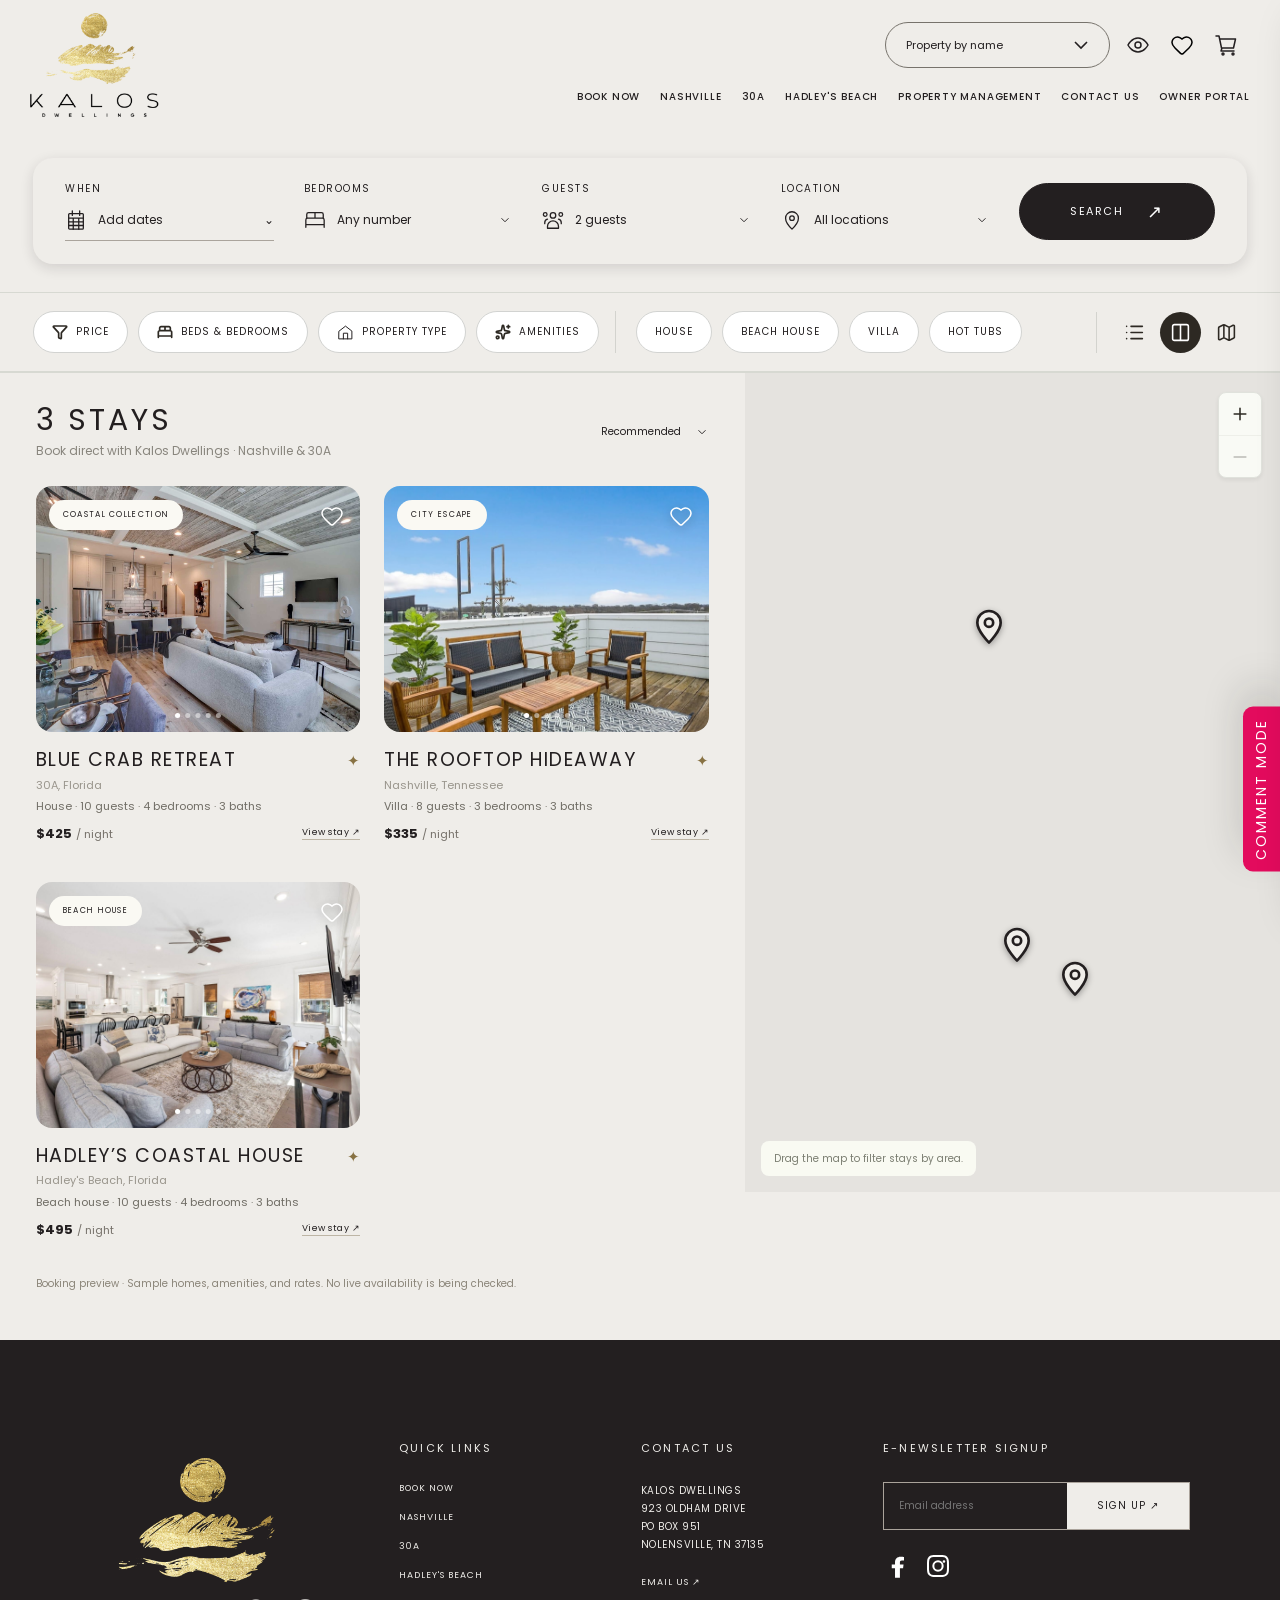
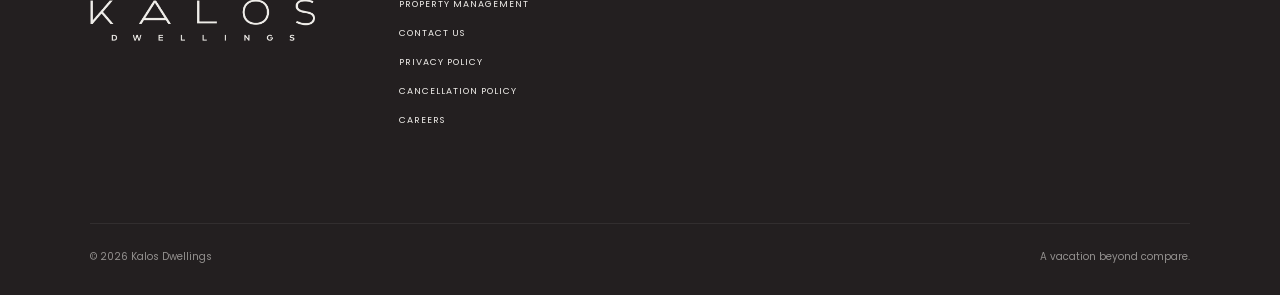
<file: booking.html>
<!doctype html>
<html lang="en">
<head>
<meta charset="utf-8"><meta name="viewport" content="width=device-width,initial-scale=1">
<title>Find Your Stay | Kalos Dwellings</title>
<meta name="description" content="Discover thoughtfully selected vacation homes in Nashville and along 30A. Explore the Kalos Dwellings collection and plan your next extraordinary escape.">
<meta name="theme-color" content="#efede9">
<link rel="stylesheet" href="styles.css">
<link rel="stylesheet" href="header.css">
<link rel="stylesheet" href="property.css">
<link rel="stylesheet" href="agreement.css">
<link rel="stylesheet" href="reservation.css">
<link rel="stylesheet" href="checkout.css">
<link rel="stylesheet" href="filter-dropdowns.css">
<link rel="stylesheet" href="booking.css">
<script src="app.js" defer></script>
<link rel="stylesheet" href="comments.css?v=20261117e"><script src="comments.js?v=20261117e" defer></script>
</head>
<body class="book-page site-menu" data-booking-page="true">
<a class="skip" href="#bookingContent">Skip to content</a>
<header class="header">
<a href="index.html" class="brand" aria-label="Kalos Dwellings home"><img src="assets/booking-logo.png" width="131" height="115" alt="Kalos Dwellings"></a>
<nav aria-label="Main navigation" id="nav"><button data-book>Book now</button><button data-destination="Nashville">Nashville</button><button data-destination="30A">30A</button><button data-destination="Hadley's Beach">Hadley's Beach</button><a href="property-management.html">Property management</a><button data-info="contact">Contact us</button><a href="https://ownerx.streamlinevrs.com/login" target="_blank" rel="noopener noreferrer">Owner portal</a></nav>
<div class="header-tools"><button class="icon" id="motion" aria-label="Pause animations" title="Pause animations">Ⅱ</button><button class="icon menu-toggle" aria-label="Open menu" aria-expanded="false" aria-controls="nav">☰</button></div>
</header>
<main id="booking" class="booking booking-page"><div class="booking-search-region"><form id="searchForm" class="search-bar">
<div class="search-item date-wrap"><span class="field-title">When</span><button class="field-value" type="button" id="dateToggle" aria-haspopup="dialog" aria-controls="datePop" aria-expanded="false"><svg class="search-field-icon" width="22" height="22" viewBox="0 0 24 24" fill="none" stroke="currentColor" stroke-width="1.4" stroke-linecap="round" stroke-linejoin="round" aria-hidden="true"><rect x="4" y="5" width="16" height="17" rx="1"/><path d="M8 2v5m8-5v5M4 10h16M9 10v12m6-12v12M4 14h16M4 18h16"/></svg><span id="dateLabel">Add dates</span><span>⌄</span></button><div class="date-pop range-picker" id="datePop" role="dialog" aria-label="Choose arrival and departure dates" hidden><input type="hidden" id="checkIn"><input type="hidden" id="checkOut"><div id="rangeCalendar"></div></div></div>
<label class="search-item"><span class="field-title">Bedrooms</span><select id="bedrooms" aria-label="Bedrooms"><option value="0">Any number</option><option value="2">2+ bedrooms</option><option value="3">3+ bedrooms</option><option value="4">4+ bedrooms</option></select></label>
<label class="search-item"><span class="field-title">Guests</span><input id="guests" type="hidden" value="2"></label>
<label class="search-item"><span class="field-title">Location</span><select id="location" aria-label="Vacation destination"><option value="All">All locations</option><option>30A</option><option>Nashville</option><option>Hadley's Beach</option></select></label>
<button class="pill" type="submit">Search <span>↗</span></button>
</form></div><div class="booking-progress" id="bookingProgress"></div><div class="booking-content" id="bookingContent"></div></main><footer id="contact"><img class="footer-logo" src="assets/footerlogo.png" alt="Kalos Dwellings" loading="lazy"><div><h3>Quick links</h3><button data-book>Book now</button><button data-destination="Nashville">Nashville</button><button data-destination="30A">30A</button><button data-destination="Hadley's Beach">Hadley's Beach</button><a href="property-management.html">Property management</a><button data-info="contact">Contact us</button><button data-info="privacy">Privacy policy</button><button data-info="cancellation">Cancellation policy</button><button data-info="careers">Careers</button></div><div><h3>Contact us</h3><p>Kalos Dwellings<br>923 Oldham Drive<br>PO Box 951<br>Nolensville, TN 37135</p><button data-info="contact">Email us ↗</button></div><div class="newsletter"><h3>E-newsletter signup</h3><form id="newsletter"><label class="sr-only" for="newsletterEmail">Email address</label><input id="newsletterEmail" type="email" placeholder="Email address" required><button type="submit">Sign up ↗</button></form><p id="newsletterStatus" role="status"></p><div class="footer-social" aria-label="Social media"><a class="footer-social-link" href="https://www.facebook.com/kalosdwellings/" target="_blank" rel="noopener noreferrer" aria-label="Facebook"><svg viewBox="0 0 24 24" aria-hidden="true"><path fill="currentColor" d="M14.5 22v-8h2.7l.4-3.2h-3.1V8.8c0-.9.3-1.6 1.7-1.6H18V4.2C17.6 4.1 16.4 4 15.1 4 12.2 4 10.3 5.8 10.3 8.6v2.2H7.5V14h2.8v8h4.2z"/></svg></a><a class="footer-social-link" href="https://www.instagram.com/kalosdwellings/" target="_blank" rel="noopener noreferrer" aria-label="Instagram"><svg viewBox="0 0 24 24" aria-hidden="true"><path fill="currentColor" d="M12 2.2c3.2 0 3.6 0 4.8.1 3.3.1 4.8 1.7 4.9 4.9.1 1.3.1 1.6.1 4.8s0 3.6-.1 4.8c-.1 3.2-1.7 4.8-4.9 4.9-1.2.1-1.6.1-4.8.1s-3.6 0-4.8-.1c-3.2-.1-4.8-1.7-4.9-4.9-.1-1.2-.1-1.6-.1-4.8s0-3.6.1-4.8C2.4 4 4 2.4 7.2 2.3 8.4 2.2 8.8 2.2 12 2.2m0-2.2C8.7 0 8.3 0 7 0.1 2.7.3.3 2.7.1 7 0 8.3 0 8.7 0 12s0 3.7.1 5c.2 4.3 2.6 6.7 6.9 6.9 1.3.1 1.7.1 5 .1s3.7 0 5-.1c4.3-.2 6.7-2.6 6.9-6.9.1-1.3.1-1.7.1-5s0-3.7-.1-5C23.7 2.7 21.3.3 17 0.1 15.7 0 15.3 0 12 0zm0 5.8a6.2 6.2 0 1 0 0 12.4 6.2 6.2 0 0 0 0-12.4zm0 10.2a4 4 0 1 1 0-8 4 4 0 0 1 0 8zm6.5-10.4a1.4 1.4 0 1 0 0 2.9 1.4 1.4 0 0 0 0-2.9z"/></svg></a></div></div><div class="footer-bottom"><span>© <span id="year"></span> Kalos Dwellings</span><span>A vacation beyond compare.</span></div></footer>
<dialog id="info" class="info-dialog"><button class="icon close-info" aria-label="Close dialog">✕</button><div id="infoContent"></div></dialog>
<div class="toast" id="toast" role="status"></div>
</body></html>
</file>
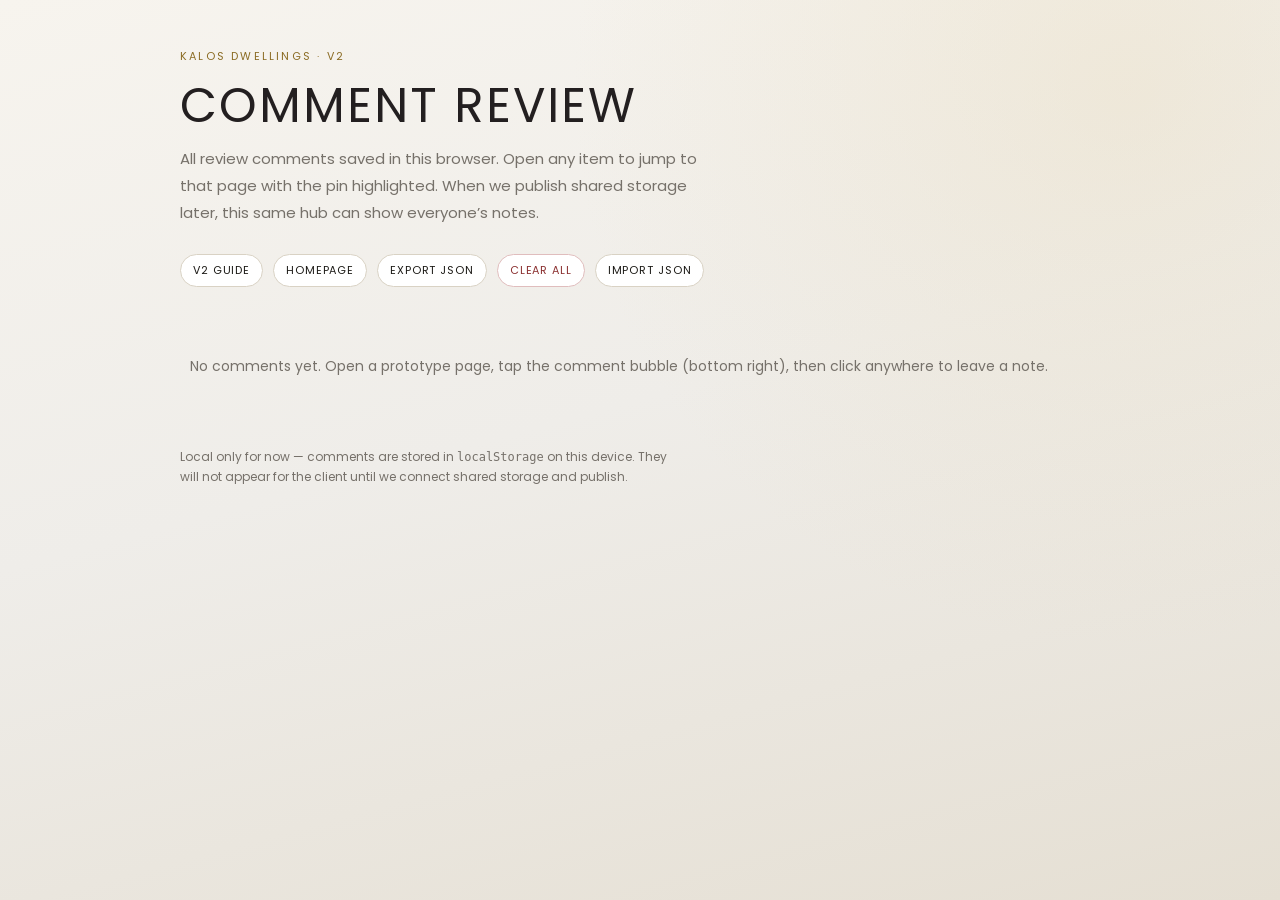
<file: comments-review.html>
<!doctype html>
<html lang="en">
<head>
<meta charset="utf-8">
<meta name="viewport" content="width=device-width,initial-scale=1">
<title>Kalos Dwellings · Comment review</title>
<meta name="theme-color" content="#efede9">
<link rel="stylesheet" href="styles.css">
<link rel="stylesheet" href="comments.css">
<style>
  .kc-hub{
    min-height:100svh;padding:48px 6% 80px;
    background:
      radial-gradient(circle at 88% 10%, #e8d9b655 0%, transparent 40%),
      linear-gradient(165deg,#f7f4ee 0%,#efede9 46%,#e5dfd3 100%);
    color:var(--ink);
  }
  .kc-hub-inner{max-width:920px;margin:0 auto}
  .kc-hub .eyebrow{display:block;margin-bottom:14px;font-size:11px;letter-spacing:2.2px;text-transform:uppercase;color:#8b6c24}
  .kc-hub h1{font-size:clamp(28px,4.5vw,48px);letter-spacing:2px;margin:0 0 12px;text-transform:uppercase}
  .kc-hub .lead{max-width:58ch;font-size:15px;line-height:1.8;color:var(--muted);margin:0 0 28px}
  .kc-hub-actions{display:flex;flex-wrap:wrap;gap:10px;margin:0 0 28px}
  .kc-hub-actions .kc-btn{pointer-events:auto}
  .kc-hub-list{display:grid;gap:12px}
  .kc-hub-card{
    display:grid;gap:8px;padding:18px 20px;border:1px solid var(--line);border-radius:18px;
    background:#faf8f4cc;text-decoration:none;color:inherit;
  }
  .kc-hub-card:hover{border-color:#c2a354;background:#fff}
  .kc-hub-card.is-resolved{opacity:.55}
  .kc-hub-top{display:flex;justify-content:space-between;gap:12px;flex-wrap:wrap;font-size:12px;color:var(--muted)}
  .kc-hub-card strong{font-weight:500;font-size:15px;line-height:1.5;white-space:pre-wrap}
  .kc-hub-page{font-size:10px;letter-spacing:1.4px;text-transform:uppercase;color:#8b6c24}
  .kc-hub-empty{padding:40px 10px;color:var(--muted);font-size:14px;line-height:1.7}
  .kc-hub-note{margin-top:28px;font-size:12px;color:var(--muted);line-height:1.7;max-width:62ch}
</style>
</head>
<body>
<main class="kc-hub">
  <div class="kc-hub-inner">
    <span class="eyebrow">Kalos Dwellings · V2</span>
    <h1>Comment review</h1>
    <p class="lead">All review comments saved in this browser. Open any item to jump to that page with the pin highlighted. When we publish shared storage later, this same hub can show everyone’s notes.</p>
    <div class="kc-hub-actions">
      <a class="kc-btn" href="v2.html">V2 guide</a>
      <a class="kc-btn" href="index.html">Homepage</a>
      <button type="button" class="kc-btn" id="exportBtn">Export JSON</button>
      <button type="button" class="kc-btn danger" id="clearBtn">Clear all</button>
      <label class="kc-btn" style="cursor:pointer">Import JSON<input type="file" id="importFile" accept="application/json,.json" hidden></label>
    </div>
    <div class="kc-hub-list" id="list"></div>
    <p class="kc-hub-note">Local only for now — comments are stored in <code>localStorage</code> on this device. They will not appear for the client until we connect shared storage and publish.</p>
  </div>
</main>
<script>
(() => {
  const KEY = 'kalos-v2-comments';
  const listEl = document.getElementById('list');

  function load() {
    try { return JSON.parse(localStorage.getItem(KEY) || '[]'); }
    catch { return []; }
  }
  function save(items) { localStorage.setItem(KEY, JSON.stringify(items)); }

  function formatTime(iso) {
    try {
      return new Date(iso).toLocaleString(undefined, { month: 'short', day: 'numeric', hour: 'numeric', minute: '2-digit' });
    } catch { return ''; }
  }

  function escapeHtml(str) {
    return String(str || '')
      .replace(/&/g, '&amp;').replace(/</g, '&lt;').replace(/>/g, '&gt;').replace(/"/g, '&quot;');
  }

  function render() {
    const items = load().slice().sort((a, b) => b.createdAt.localeCompare(a.createdAt));
    if (!items.length) {
      listEl.innerHTML = '<div class="kc-hub-empty">No comments yet. Open a prototype page, tap the comment bubble (bottom right), then click anywhere to leave a note.</div>';
      return;
    }
    listEl.innerHTML = items.map((c) => `
      <a class="kc-hub-card ${c.resolved ? 'is-resolved' : ''}" href="${escapeHtml(c.page)}" data-id="${escapeHtml(c.id)}">
        <div class="kc-hub-top"><span>${escapeHtml(c.author)}</span><span>${formatTime(c.createdAt)}</span></div>
        <div class="kc-hub-page">${escapeHtml(c.pageTitle || c.page)}</div>
        <strong>${escapeHtml(c.text)}</strong>
      </a>
    `).join('');
    listEl.querySelectorAll('a[data-id]').forEach((a) => {
      a.addEventListener('click', () => {
        sessionStorage.setItem('kalos-v2-open-comment', a.getAttribute('data-id'));
        localStorage.setItem('kalos-v2-comments-show', '1');
      });
    });
  }

  document.getElementById('exportBtn').addEventListener('click', () => {
    const blob = new Blob([JSON.stringify(load(), null, 2)], { type: 'application/json' });
    const a = document.createElement('a');
    a.href = URL.createObjectURL(blob);
    a.download = `kalos-v2-comments-${new Date().toISOString().slice(0, 10)}.json`;
    a.click();
    URL.revokeObjectURL(a.href);
  });

  document.getElementById('clearBtn').addEventListener('click', () => {
    if (!confirm('Delete all local comments?')) return;
    save([]);
    render();
  });

  document.getElementById('importFile').addEventListener('change', async (e) => {
    const file = e.target.files?.[0];
    if (!file) return;
    try {
      const data = JSON.parse(await file.text());
      if (!Array.isArray(data)) throw new Error('Invalid file');
      save(data);
      render();
    } catch {
      alert('Could not import that JSON file.');
    }
    e.target.value = '';
  });

  render();
})();
</script>
</body>
</html>
</file>
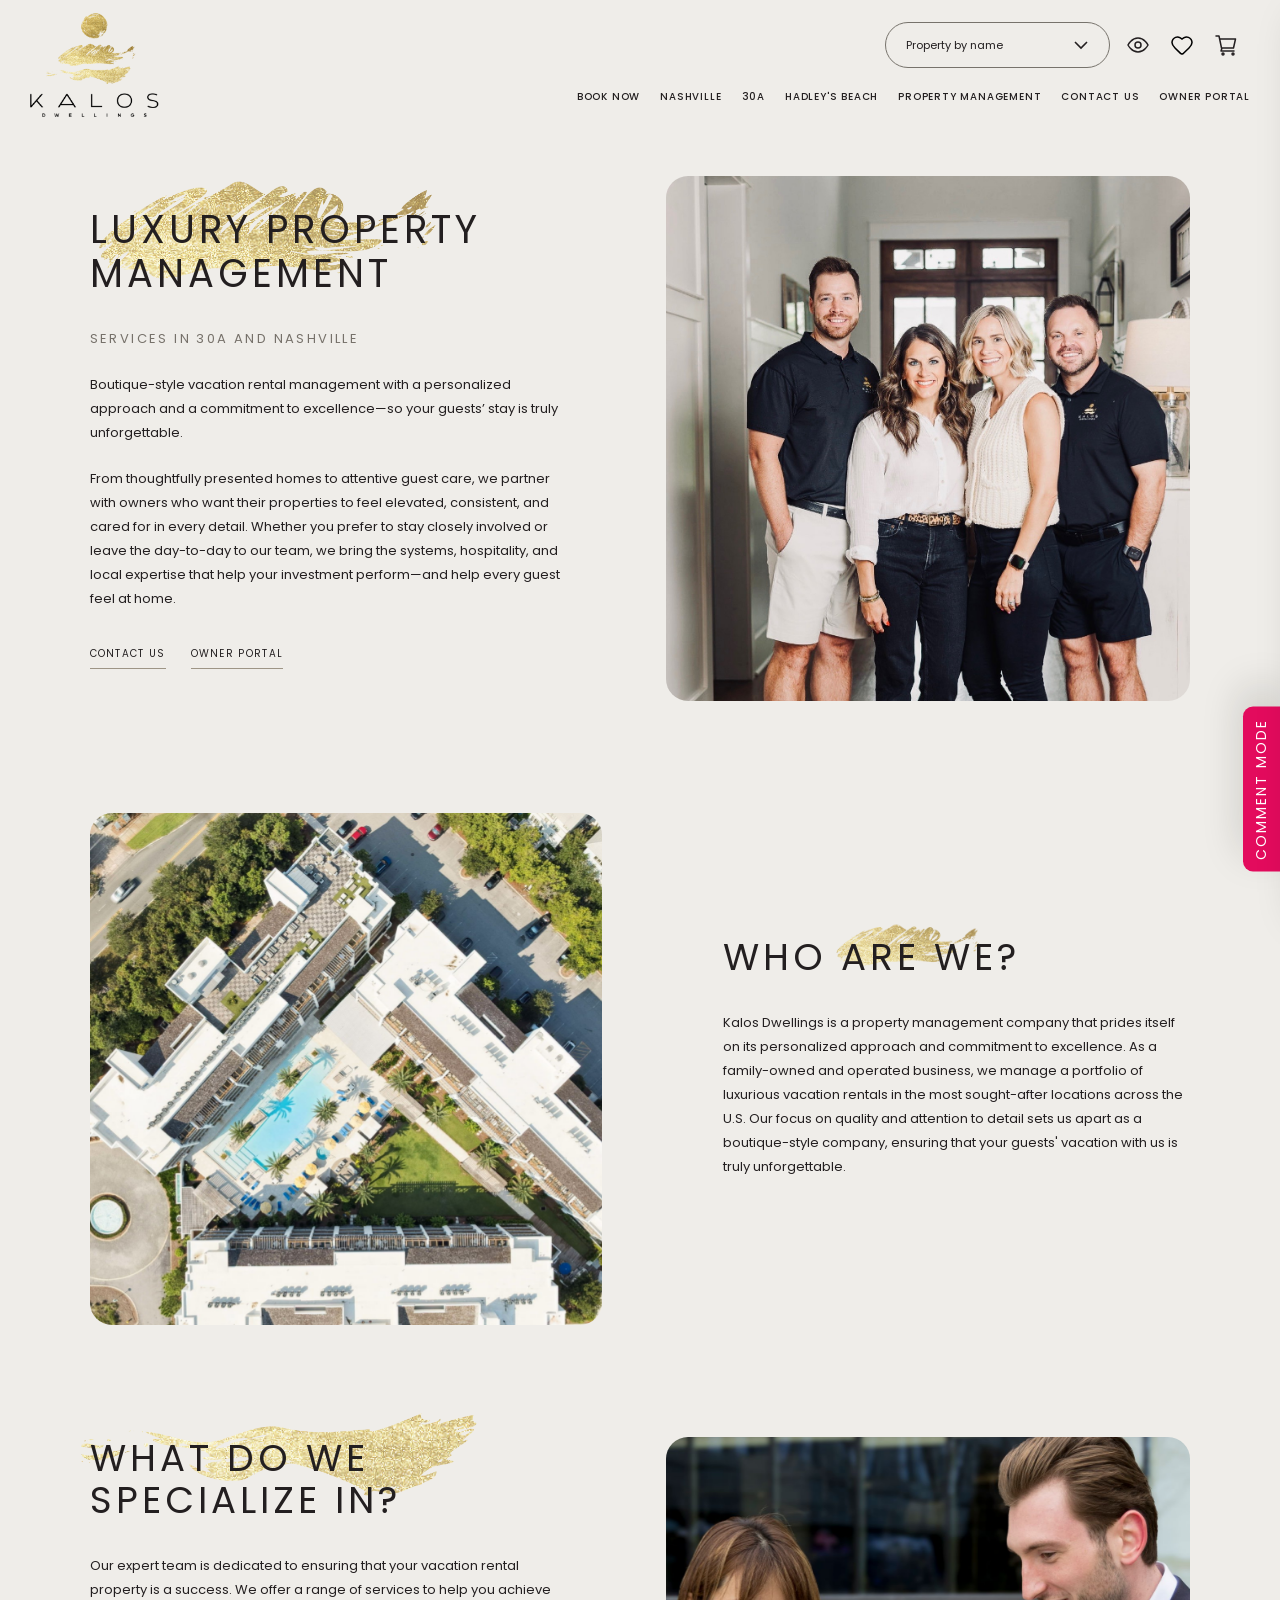
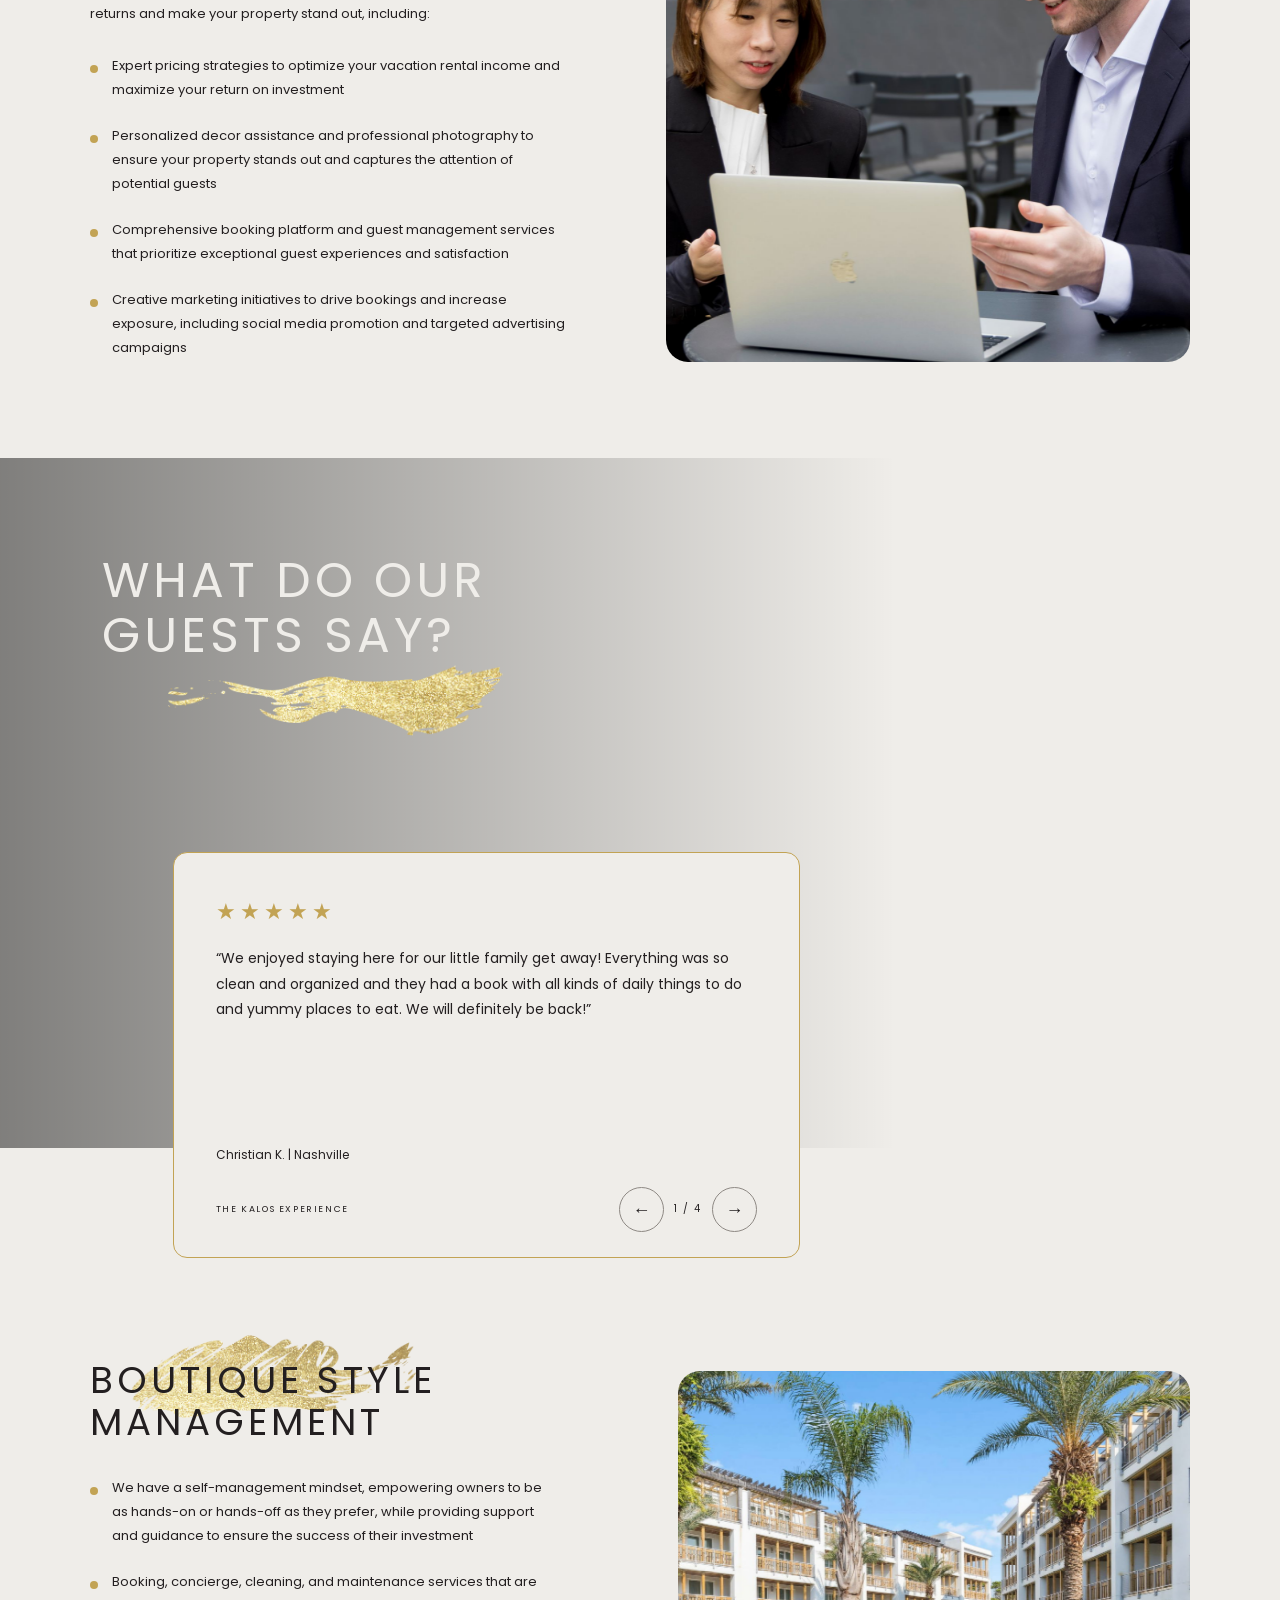
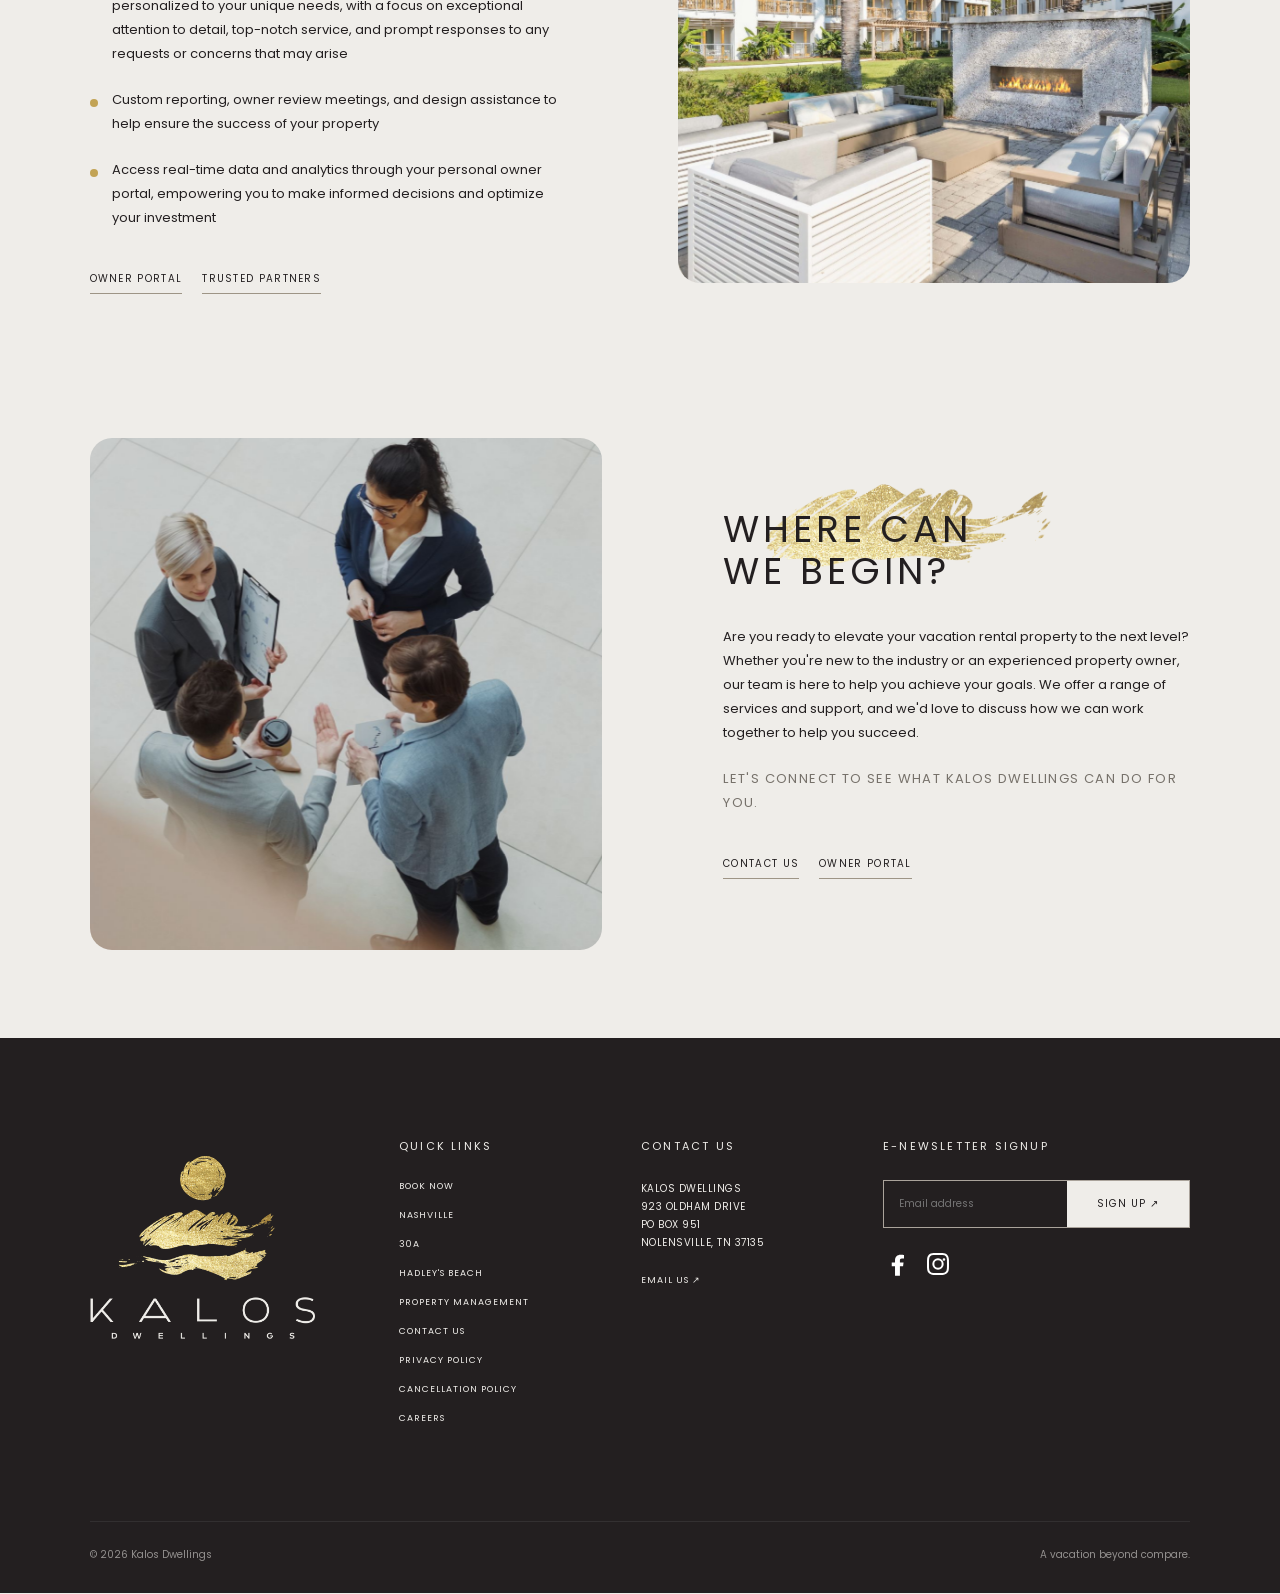
<file: property-management.html>
<!doctype html>
<html lang="en">
<head>
<meta charset="utf-8"><meta name="viewport" content="width=device-width,initial-scale=1">
<title>Property Management | Kalos Dwellings</title>
<meta name="description" content="Luxury property management services in 30A and Nashville. Boutique-style vacation rental management from Kalos Dwellings.">
<meta name="theme-color" content="#efede9">
<link rel="stylesheet" href="styles.css"><script src="app.js" defer></script>
<link rel="stylesheet" href="header.css">
<link rel="stylesheet" href="mobile-booking.css"><script src="mobile-booking.js" defer></script>
<link rel="stylesheet" href="reservation.css">
<link rel="stylesheet" href="property-management.css">
<link rel="stylesheet" href="comments.css?v=20261117e"><script src="comments.js?v=20261117e" defer></script>
</head>
<body class="site-menu pm-page">
<a class="skip" href="#who">Skip to content</a>
<header class="header">
<a href="index.html" class="brand" aria-label="Kalos Dwellings home"><img src="assets/booking-logo.png" width="131" height="115" alt="Kalos Dwellings"></a>
<nav aria-label="Main navigation" id="nav"><button data-book>Book now</button><button data-destination="Nashville">Nashville</button><button data-destination="30A">30A</button><button data-destination="Hadley's Beach">Hadley's Beach</button><a href="property-management.html" aria-current="page">Property management</a><button data-info="contact">Contact us</button><a href="https://ownerx.streamlinevrs.com/login" target="_blank" rel="noopener noreferrer">Owner portal</a></nav>
<div class="header-tools"><button class="icon" id="motion" aria-label="Pause animations" title="Pause animations">Ⅱ</button><button class="icon menu-toggle" aria-label="Open menu" aria-expanded="false" aria-controls="nav">☰</button></div>
</header>
<main>
<section id="who" class="pm-hero section-wrap" aria-label="Property management">
<div class="pm-hero-copy reveal">
<div class="brush-heading"><img class="gold-mark" src="assets/gold.png" alt=""><h1>Luxury Property<br>Management</h1></div>
<p class="pm-hero-sub">Services in 30A and Nashville</p>
<p>Boutique-style vacation rental management with a personalized approach and a commitment to excellence—so your guests’ stay is truly unforgettable.</p>
<p>From thoughtfully presented homes to attentive guest care, we partner with owners who want their properties to feel elevated, consistent, and cared for in every detail. Whether you prefer to stay closely involved or leave the day-to-day to our team, we bring the systems, hospitality, and local expertise that help your investment perform—and help every guest feel at home.</p>
<div class="inline-links"><button data-info="contact">Contact us</button><a href="https://ownerx.streamlinevrs.com/login" target="_blank" rel="noopener noreferrer">Owner portal</a></div>
</div>
<div class="pm-hero-media reveal"><img class="pan" src="assets/team.png" alt="The Kalos Dwellings team" loading="eager"></div>
</section>

<section id="about-pm" class="pm-who section-wrap">
<div class="pm-who-media reveal"><img class="pan" src="assets/management-aerial.jpg" alt="Aerial view of a coastal resort with a turquoise pool and rooftop terraces" loading="lazy"></div>
<div class="pm-who-copy reveal">
<div class="brush-heading"><img class="gold-mark" src="assets/gold.png" alt=""><h2>Who are we?</h2></div>
<p>Kalos Dwellings is a property management company that prides itself on its personalized approach and commitment to excellence. As a family-owned and operated business, we manage a portfolio of luxurious vacation rentals in the most sought-after locations across the U.S. Our focus on quality and attention to detail sets us apart as a boutique-style company, ensuring that your guests' vacation with us is truly unforgettable.</p>
</div>
</section>

<section id="specialize" class="pm-specialize section-wrap">
<div class="pm-specialize-copy reveal">
<div class="brush-heading"><img class="gold-mark wide" src="assets/paint.png" alt=""><h2>What do we<br>specialize in?</h2></div>
<p>Our expert team is dedicated to ensuring that your vacation rental property is a success. We offer a range of services to help you achieve returns and make your property stand out, including:</p>
<ul class="pm-list">
<li>Expert pricing strategies to optimize your vacation rental income and maximize your return on investment</li>
<li>Personalized decor assistance and professional photography to ensure your property stands out and captures the attention of potential guests</li>
<li>Comprehensive booking platform and guest management services that prioritize exceptional guest experiences and satisfaction</li>
<li>Creative marketing initiatives to drive bookings and increase exposure, including social media promotion and targeted advertising campaigns</li>
</ul>
</div>
<div class="pm-specialize-media reveal"><img class="pan" src="assets/pm-specialize-meeting.jpg" alt="Kalos team meeting outdoors over a laptop" loading="lazy"></div>
</section>

<section class="featured" id="properties" hidden>
<img class="gold-dot" src="assets/dot.png" alt=""><div class="section-heading reveal"><h2>Featured properties</h2><button class="text-link light" data-book>View more properties <span>↗</span></button></div>
<div class="property-ribbon"><div class="property-track" id="propertyTrack" aria-label="Featured vacation homes"></div></div>
</section>

<section class="testimonials" id="reviews">
<div class="reviews-image"><img class="reviews-parallax" src="assets/pm-reviews-office.jpg" alt="Kalos team celebrating together in the office" loading="lazy"></div>
<div class="review-title reveal"><h2>What do our<br>guests say?</h2><img src="assets/paint.png" alt=""></div>
<article class="quote-card reveal">
<div class="stars" aria-label="5 out of 5 stars">★★★★★</div>
<blockquote>“We enjoyed staying here for our little family get away! Everything was so clean and organized and they had a book with all kinds of daily things to do and yummy places to eat. We will definitely be back!”</blockquote>
<p class="author">Christian K. | Nashville</p>
<div class="quote-bottom"><span>THE KALOS EXPERIENCE</span><div class="review-controls" role="group" aria-label="Guest reviews"><button class="round" type="button" data-review-prev aria-label="Previous review">←</button><span class="review-count" aria-live="polite">1 / 4</span><button class="round" type="button" data-review-next aria-label="Next review">→</button></div></div>
</article>
<script type="application/json" id="reviewsData">[
  {"text":"“We enjoyed staying here for our little family get away! Everything was so clean and organized and they had a book with all kinds of daily things to do and yummy places to eat. We will definitely be back!”","name":"Christian K. | Nashville","sample":false},
  {"text":"“The most attentive and detailed property management group we have ever stayed with! Communication was spot on from the booking all the way through the end of the stay. Highly recommend!”","name":"Erich C. | Nashville","sample":false},
  {"text":"“They are fantastic! Great house, great location. Most comfortable beds we've ever slept on! Golf cart was fantastic, and the pool was beautiful! Would 300% recommend this house. The communication was absolutely fantastic, they have no trouble responding, And they answered every question I had! 20/10 overall rating.”","name":"Justin K. | 30A","sample":false},
  {"text":"“The best way I would describe this experience is - there are still really good people in this world. This company went above and beyond for us and I would highly recommend them. No stone left unturned.”","name":"Laura W. | 30A","sample":false}
]</script>
</section>

<section id="boutique" class="pm-boutique section-wrap">
<div class="pm-boutique-copy reveal">
<div class="brush-heading"><img class="gold-mark" src="assets/gold.png" alt=""><h2>Boutique Style<br>Management</h2></div>
<ul class="pm-list">
<li>We have a self-management mindset, empowering owners to be as hands-on or hands-off as they prefer, while providing support and guidance to ensure the success of their investment</li>
<li>Booking, concierge, cleaning, and maintenance services that are personalized to your unique needs, with a focus on exceptional attention to detail, top-notch service, and prompt responses to any requests or concerns that may arise</li>
<li>Custom reporting, owner review meetings, and design assistance to help ensure the success of your property</li>
<li>Access real-time data and analytics through your personal owner portal, empowering you to make informed decisions and optimize your investment</li>
</ul>
<div class="inline-links"><a href="https://ownerx.streamlinevrs.com/login" target="_blank" rel="noopener noreferrer">Owner portal</a><button data-info="partners">Trusted partners</button></div>
</div>
<div class="pm-boutique-media reveal"><img class="pan" src="assets/courtyard.png" alt="Boutique courtyard lounge with fireplace and tropical landscaping" loading="lazy"></div>
</section>

<section id="begin" class="pm-begin section-wrap">
<div class="pm-begin-media reveal"><img class="pan" src="assets/pm-begin-office.jpg" alt="Kalos team collaborating in the office" loading="lazy"></div>
<div class="pm-begin-copy reveal">
<div class="brush-heading"><img class="gold-mark" src="assets/gold.png" alt=""><h2>Where can<br>we begin?</h2></div>
<p>Are you ready to elevate your vacation rental property to the next level? Whether you're new to the industry or an experienced property owner, our team is here to help you achieve your goals. We offer a range of services and support, and we'd love to discuss how we can work together to help you succeed.</p>
<p class="pm-begin-cta-note">Let's connect to see what Kalos Dwellings can do for you.</p>
<div class="inline-links"><button data-info="contact">Contact us</button><a href="https://ownerx.streamlinevrs.com/login" target="_blank" rel="noopener noreferrer">Owner portal</a></div>
</div>
</section>
</main>

<footer id="contact"><img class="footer-logo" src="assets/footerlogo.png" alt="Kalos Dwellings" loading="lazy"><div><h3>Quick links</h3><button data-book>Book now</button><button data-destination="Nashville">Nashville</button><button data-destination="30A">30A</button><button data-destination="Hadley's Beach">Hadley's Beach</button><a href="property-management.html" aria-current="page">Property management</a><button data-info="contact">Contact us</button><button data-info="privacy">Privacy policy</button><button data-info="cancellation">Cancellation policy</button><button data-info="careers">Careers</button></div><div><h3>Contact us</h3><p>Kalos Dwellings<br>923 Oldham Drive<br>PO Box 951<br>Nolensville, TN 37135</p><button data-info="contact">Email us ↗</button></div><div class="newsletter"><h3>E-newsletter signup</h3><form id="newsletter"><label class="sr-only" for="newsletterEmail">Email address</label><input id="newsletterEmail" type="email" placeholder="Email address" required><button type="submit">Sign up ↗</button></form><p id="newsletterStatus" role="status"></p><div class="footer-social" aria-label="Social media"><a class="footer-social-link" href="https://www.facebook.com/kalosdwellings/" target="_blank" rel="noopener noreferrer" aria-label="Facebook"><svg viewBox="0 0 24 24" aria-hidden="true"><path fill="currentColor" d="M14.5 22v-8h2.7l.4-3.2h-3.1V8.8c0-.9.3-1.6 1.7-1.6H18V4.2C17.6 4.1 16.4 4 15.1 4 12.2 4 10.3 5.8 10.3 8.6v2.2H7.5V14h2.8v8h4.2z"/></svg></a><a class="footer-social-link" href="https://www.instagram.com/kalosdwellings/" target="_blank" rel="noopener noreferrer" aria-label="Instagram"><svg viewBox="0 0 24 24" aria-hidden="true"><path fill="currentColor" d="M12 2.2c3.2 0 3.6 0 4.8.1 3.3.1 4.8 1.7 4.9 4.9.1 1.3.1 1.6.1 4.8s0 3.6-.1 4.8c-.1 3.2-1.7 4.8-4.9 4.9-1.2.1-1.6.1-4.8.1s-3.6 0-4.8-.1c-3.2-.1-4.8-1.7-4.9-4.9-.1-1.2-.1-1.6-.1-4.8s0-3.6.1-4.8C2.4 4 4 2.4 7.2 2.3 8.4 2.2 8.8 2.2 12 2.2m0-2.2C8.7 0 8.3 0 7 0.1 2.7.3.3 2.7.1 7 0 8.3 0 8.7 0 12s0 3.7.1 5c.2 4.3 2.6 6.7 6.9 6.9 1.3.1 1.7.1 5 .1s3.7 0 5-.1c4.3-.2 6.7-2.6 6.9-6.9.1-1.3.1-1.7.1-5s0-3.7-.1-5C23.7 2.7 21.3.3 17 0.1 15.7 0 15.3 0 12 0zm0 5.8a6.2 6.2 0 1 0 0 12.4 6.2 6.2 0 0 0 0-12.4zm0 10.2a4 4 0 1 1 0-8 4 4 0 0 1 0 8zm6.5-10.4a1.4 1.4 0 1 0 0 2.9 1.4 1.4 0 0 0 0-2.9z"/></svg></a></div></div><div class="footer-bottom"><span>© <span id="year"></span> Kalos Dwellings</span><span>A vacation beyond compare.</span></div></footer>

<form id="searchForm" class="sr-only" aria-hidden="true" tabindex="-1">
<div class="search-item date-wrap"><button class="field-value" type="button" id="dateToggle" aria-haspopup="dialog" aria-controls="datePop" aria-expanded="false"><span id="dateLabel">Add dates</span></button><div class="date-pop range-picker" id="datePop" role="dialog" aria-label="Choose arrival and departure dates" hidden><input type="hidden" id="checkIn"><input type="hidden" id="checkOut"><div id="rangeCalendar"></div></div></div>
<label class="search-item"><select id="bedrooms" aria-label="Bedrooms"><option value="0">Any number</option><option value="2">2+ bedrooms</option><option value="3">3+ bedrooms</option><option value="4">4+ bedrooms</option></select></label>
<input id="guests" type="hidden" value="2">
<label class="search-item"><select id="location" aria-label="Vacation destination"><option value="All">All locations</option><option>30A</option><option>Nashville</option><option>Hadley's Beach</option></select></label>
<button class="pill" type="submit">Search</button>
</form>
<section id="booking" class="booking booking-page" hidden><div class="booking-progress" id="bookingProgress"></div><div class="booking-content" id="bookingContent"></div></section>
<dialog id="info" class="info-dialog"><button class="icon close-info" aria-label="Close dialog">✕</button><div id="infoContent"></div></dialog>
<div class="toast" id="toast" role="status"></div>
</body>
</html>
</file>
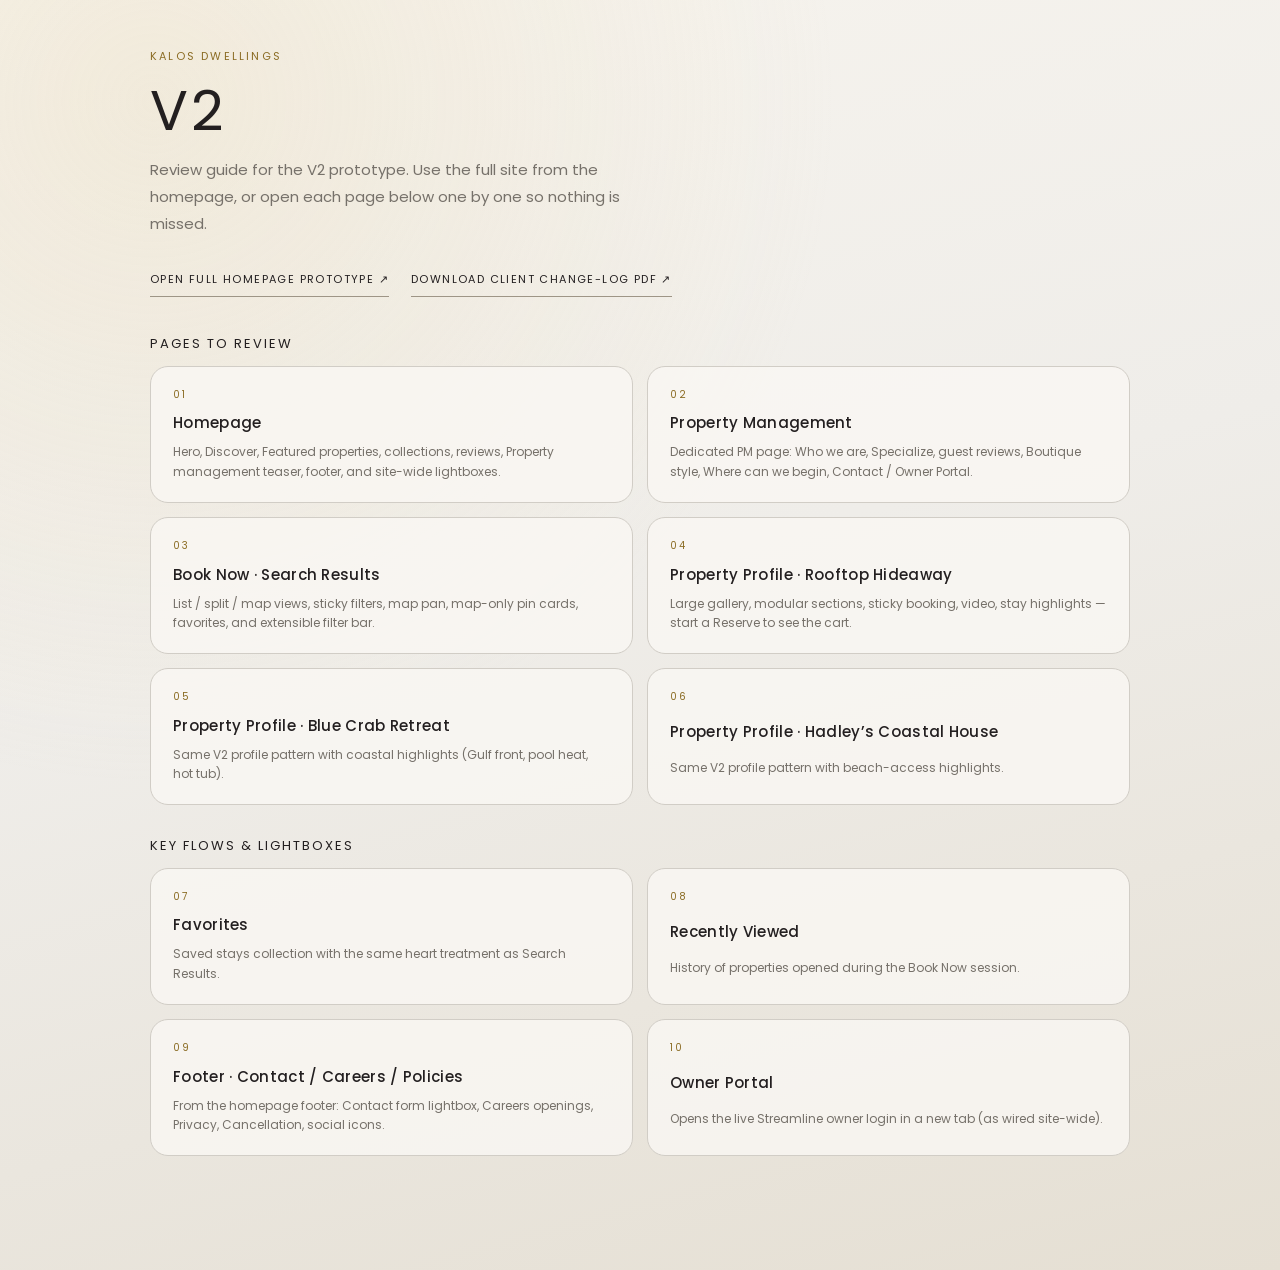
<file: v2.html>
<!doctype html>
<html lang="en">
<head>
<meta charset="utf-8">
<meta name="viewport" content="width=device-width,initial-scale=1">
<title>Kalos Dwellings · V2</title>
<meta name="description" content="Kalos Dwellings V2 review guide — open each page one by one for client and team review.">
<meta name="theme-color" content="#efede9">
<link rel="stylesheet" href="styles.css">
<style>
  .v2-hub{
    min-height:100svh;
    padding:48px 6% 80px;
    background:
      radial-gradient(circle at 12% 8%, #e8d9b655 0%, transparent 42%),
      linear-gradient(165deg,#f7f4ee 0%,#efede9 46%,#e5dfd3 100%);
    color:var(--ink);
  }
  .v2-hub-inner{max-width:980px;margin:0 auto}
  .v2-hub .eyebrow{display:block;margin-bottom:14px;font-size:11px;letter-spacing:2.2px;text-transform:uppercase;color:#8b6c24}
  .v2-hub h1{font-size:clamp(34px,5vw,56px);letter-spacing:3px;margin:0 0 14px;text-transform:uppercase}
  .v2-lead{max-width:58ch;font-size:15px;line-height:1.8;color:var(--muted);margin:0 0 28px}
  .v2-actions{display:flex;flex-wrap:wrap;gap:14px 22px;margin:0 0 40px}
  .v2-actions a{
    font-size:11px;letter-spacing:1.4px;text-transform:uppercase;
    border-bottom:1px solid #9e9586;padding:6px 0 8px;color:inherit;text-decoration:none;
  }
  .v2-actions a:hover{border-bottom-color:var(--gold);color:#806621}
  .v2-section{margin:0 0 34px}
  .v2-section h2{
    font-family:Poppins,'Century Gothic',Arial,sans-serif;
    font-size:13px;letter-spacing:2px;text-transform:uppercase;margin:0 0 14px;color:var(--ink);
  }
  .v2-grid{display:grid;gap:14px}
  @media(min-width:760px){.v2-grid.two{grid-template-columns:1fr 1fr}}
  .v2-card{
    display:grid;gap:8px;padding:20px 22px;border:1px solid var(--line);border-radius:18px;
    background:#faf8f4cc;text-decoration:none;color:inherit;transition:border-color .2s,background .2s,transform .2s;
  }
  .v2-card:hover{border-color:var(--gold);background:#fff;transform:translateY(-1px)}
  .v2-card .num{font-size:10px;letter-spacing:1.6px;text-transform:uppercase;color:#8b6c24}
  .v2-card strong{font-weight:500;font-size:15px;letter-spacing:.3px}
  .v2-card span{font-size:12px;line-height:1.65;color:var(--muted)}
  .v2-meta{margin-top:28px;padding-top:22px;border-top:1px solid var(--line);display:grid;gap:12px}
  .v2-meta a{font-size:12px;border-bottom:1px solid #c2a35466;width:fit-content;text-decoration:none;color:inherit}
  .v2-note{margin-top:28px;font-size:11px;color:var(--muted);line-height:1.7;max-width:62ch}
</style>
</head>
<body>
<main class="v2-hub">
  <div class="v2-hub-inner">
    <span class="eyebrow">Kalos Dwellings</span>
    <h1>V2</h1>
    <p class="v2-lead">Review guide for the V2 prototype. Use the full site from the homepage, or open each page below one by one so nothing is missed.</p>
    <div class="v2-actions">
      <a href="index.html" target="_blank" rel="noopener noreferrer">Open full homepage prototype ↗</a>
      <a href="docs/client-change-logs/Kalos-V2-Client-Change-Log.pdf" target="_blank" rel="noopener noreferrer">Download client change-log PDF ↗</a>
    </div>

    <section class="v2-section" aria-labelledby="pages">
      <h2 id="pages">Pages to review</h2>
      <div class="v2-grid two">
        <a class="v2-card" href="index.html" target="_blank" rel="noopener noreferrer">
          <span class="num">01</span>
          <strong>Homepage</strong>
          <span>Hero, Discover, Featured properties, collections, reviews, Property management teaser, footer, and site-wide lightboxes.</span>
        </a>
        <a class="v2-card" href="property-management.html" target="_blank" rel="noopener noreferrer">
          <span class="num">02</span>
          <strong>Property Management</strong>
          <span>Dedicated PM page: Who we are, Specialize, guest reviews, Boutique style, Where can we begin, Contact / Owner Portal.</span>
        </a>
        <a class="v2-card" href="booking.html?step=results" target="_blank" rel="noopener noreferrer">
          <span class="num">03</span>
          <strong>Book Now · Search Results</strong>
          <span>List / split / map views, sticky filters, map pan, map-only pin cards, favorites, and extensible filter bar.</span>
        </a>
        <a class="v2-card" href="booking.html?step=detail&amp;property=rooftop" target="_blank" rel="noopener noreferrer">
          <span class="num">04</span>
          <strong>Property Profile · Rooftop Hideaway</strong>
          <span>Large gallery, modular sections, sticky booking, video, stay highlights — start a Reserve to see the cart.</span>
        </a>
        <a class="v2-card" href="booking.html?step=detail&amp;property=blue-crab" target="_blank" rel="noopener noreferrer">
          <span class="num">05</span>
          <strong>Property Profile · Blue Crab Retreat</strong>
          <span>Same V2 profile pattern with coastal highlights (Gulf front, pool heat, hot tub).</span>
        </a>
        <a class="v2-card" href="booking.html?step=detail&amp;property=hadleys" target="_blank" rel="noopener noreferrer">
          <span class="num">06</span>
          <strong>Property Profile · Hadley’s Coastal House</strong>
          <span>Same V2 profile pattern with beach-access highlights.</span>
        </a>
      </div>
    </section>

    <section class="v2-section" aria-labelledby="flows">
      <h2 id="flows">Key flows & lightboxes</h2>
      <div class="v2-grid two">
        <a class="v2-card" href="booking.html?step=favorites" target="_blank" rel="noopener noreferrer">
          <span class="num">07</span>
          <strong>Favorites</strong>
          <span>Saved stays collection with the same heart treatment as Search Results.</span>
        </a>
        <a class="v2-card" href="booking.html?step=history" target="_blank" rel="noopener noreferrer">
          <span class="num">08</span>
          <strong>Recently Viewed</strong>
          <span>History of properties opened during the Book Now session.</span>
        </a>
        <a class="v2-card" href="index.html#contact" target="_blank" rel="noopener noreferrer">
          <span class="num">09</span>
          <strong>Footer · Contact / Careers / Policies</strong>
          <span>From the homepage footer: Contact form lightbox, Careers openings, Privacy, Cancellation, social icons.</span>
        </a>
        <a class="v2-card" href="https://ownerx.streamlinevrs.com/login" target="_blank" rel="noopener noreferrer">
          <span class="num">10</span>
          <strong>Owner Portal</strong>
          <span>Opens the live Streamline owner login in a new tab (as wired site-wide).</span>
        </a>
      </div>
    </section>
  </div>
</main>
</body>
</html>
</file>
<file: styles.css>
@import url('https://fonts.googleapis.com/css2?family=Poppins:wght@300;400;500;600&display=swap');
:root{--ivory:#efede9;--ink:#231f20;--gold:#c2a354;--muted:#76716a;--line:#d1cdc6;--ease:cubic-bezier(.22,1,.36,1)}*{box-sizing:border-box}html{scroll-behavior:smooth;scroll-padding-top:110px}body{margin:0;color:var(--ink);background:var(--ivory);font-family:Poppins,'Century Gothic',Arial,sans-serif;font-size:14px;font-weight:400;overflow-x:hidden}button,input,select,textarea{font:inherit;color:inherit}button,a,input,select{ -webkit-tap-highlight-color:transparent}button{cursor:pointer}button{border:0;background:none}a{color:inherit;text-decoration:none}button,a{touch-action:manipulation}button:focus-visible,a:focus-visible{outline:2px solid var(--gold);outline-offset:5px}input:focus,select:focus,textarea:focus{outline:1px solid var(--gold)}img{display:block}p{line-height:1.85;margin:0 0 22px}h1,h2,h3{font-weight:400;margin:0}h1,h2{font-size:clamp(30px,2.9vw,50px);line-height:1.13;text-transform:uppercase;letter-spacing:4px}h3{font-size:12px;letter-spacing:2px;text-transform:uppercase}.sr-only{position:absolute;width:1px;height:1px;overflow:hidden;clip:rect(0,0,0,0)}.skip{position:fixed;top:-100px;left:20px;z-index:1000;background:var(--ivory);padding:15px}.skip:focus{top:10px}.header{height:114px;padding:0 2.35%;display:flex;align-items:center;gap:35px;position:relative;z-index:20;background:var(--ivory)}.brand{flex-shrink:0;width:215px;overflow:hidden}.brand img{transform:scale(.83);transform-origin:left center}.header nav{margin-left:auto;display:flex;gap:clamp(12px,1.35vw,27px);align-items:center}.header nav button,.header nav a{padding:8px 0;white-space:nowrap;text-transform:uppercase;font-size:10px;font-weight:500;letter-spacing:.8px;position:relative}.header nav button:after,.header nav a:after{content:'';height:1px;background:var(--ink);position:absolute;left:0;bottom:0;width:0;transition:width .35s}.header nav button:hover:after,.header nav a:hover:after{width:100%}.header-tools{display:flex;gap:12px}.icon{font-size:18px;width:34px;height:38px;display:grid;place-items:center}.menu-toggle{display:none}.hero{position:relative;margin:0 2.35%;padding-bottom:75px}.hero-media{height:calc(100svh - 150px);min-height:560px;max-height:850px;border-radius:34px;overflow:hidden;position:relative;background:#294b54}.hero video{width:100%;height:114%;object-fit:cover;position:absolute;top:-7%;will-change:transform;animation:heroIn 1.8s var(--ease) both}.hero-shade{position:absolute;inset:0;background:linear-gradient(transparent 65%,#0002)}.video-control{position:absolute;right:24px;bottom:30px;color:white;border:1px solid #ffffff80;border-radius:50%;width:38px;height:38px;background:#0002;z-index:2}.scroll-cue{position:absolute;bottom:115px;right:30px;color:white;display:flex;flex-direction:column;gap:12px;align-items:center;font-size:9px;letter-spacing:2px}.scroll-cue span:last-child{font-size:25px;animation:nudge 2.2s infinite}.search-bar{position:relative;z-index:4;display:grid;grid-template-columns:repeat(4,minmax(0,1fr)) 170px;align-items:center;gap:30px;background:var(--ivory);padding:35px 40px 30px;max-width:1100px;width:82%;margin:-80px auto 0;border-radius:20px;box-shadow:0 5px 24px #231f2010}.search-item{min-width:0;display:block}.field-title{display:block;text-transform:uppercase;letter-spacing:1.5px;font-size:11px;margin-bottom:18px}.field-value,.search-item select{width:100%;padding:0 0 12px;background:none;border:0;border-bottom:1px solid #aaa49c;text-align:left;font-size:12px;display:flex;align-items:center;gap:12px}.field-value span:last-child{margin-left:auto}.pill{background:var(--ink);color:#fff;border:1px solid var(--ink);border-radius:40px;padding:18px 26px;text-transform:uppercase;letter-spacing:1.5px;font-size:12px;display:inline-flex;gap:24px;justify-content:center;align-items:center;transition:background .25s,transform .25s}.pill:hover{background:#4b4236;transform:translateY(-2px)}.pill span{font-size:18px}.date-wrap{position:relative}.date-pop{position:absolute;top:85px;left:-25px;width:360px;background:var(--ivory);box-shadow:0 12px 50px #0002;padding:24px;border:1px solid var(--line);border-radius:15px}.date-pop label{display:block;margin-bottom:18px;font-size:12px}.date-pop input{display:block;width:100%;padding:10px;background:transparent;border:0;border-bottom:1px solid var(--line)}[hidden]{display:none!important}.date-error{font-size:12px;color:#9a392e}.section-wrap{width:86%;max-width:1510px;margin:auto}.welcome{display:grid;grid-template-columns:58% 42%;padding-top:105px;padding-bottom:110px;align-items:center;min-height:1030px}.welcome-art{position:relative;height:790px}.brush-photo{position:absolute;width:110%;max-width:none;height:108%;object-fit:contain;left:-18%;top:-35px}.courtyard-photo{position:absolute;width:45%;height:330px;bottom:15px;left:0;border:14px solid var(--ivory);overflow:hidden}.courtyard-photo img{width:100%;height:115%;object-fit:cover}.welcome-copy{max-width:510px;padding:0 15px}.welcome-copy p{font-size:13px;line-height:1.9;margin-bottom:22px}.brush-heading{position:relative;isolation:isolate;margin-bottom:32px}.gold-mark{position:absolute;z-index:-1;width:125%;height:140%;object-fit:contain;top:-50%;left:-23%;opacity:.8}.inline-links{display:flex;flex-wrap:wrap;gap:20px;margin-top:35px}.inline-links button,.inline-links a{padding:6px 0;border-bottom:1px solid #9e9586;font-size:10px;letter-spacing:1.3px;text-transform:uppercase;white-space:nowrap}.inline-links button:hover{border-bottom-color:var(--gold);color:#806621}.story{position:relative;min-height:1000px;padding-top:40px;padding-bottom:120px}.pool-photo{width:52%;height:410px;border-radius:20px;overflow:hidden;position:relative}.pool-photo img{width:100%;height:115%;object-fit:cover}.team-photo{position:absolute;right:0;top:90px;width:24%;height:330px;overflow:hidden}.team-photo img{width:100%;height:100%;object-fit:cover;object-position:center 30%}.story-copy{width:40%;margin-top:95px;position:relative;z-index:2}.story-copy p{max-width:470px;font-size:13px}.story-copy h2{font-size:clamp(28px,2.7vw,46px)}.story-copy .gold-mark{width:140%;left:-30%;top:-70%}.story-copy .inline-links{gap:20px}.city-art{position:absolute;width:67%;height:690px;right:-5%;top:280px;object-fit:contain}.featured{padding:100px 0 85px;background:var(--ink);color:var(--ivory);position:relative;overflow:clip}.gold-dot{position:absolute;left:calc(50% - 65px);width:130px;top:-55px}.section-heading{text-align:center;margin-bottom:65px}.section-heading h2{font-size:32px;letter-spacing:4px;margin-bottom:20px}.text-link{font-size:11px;letter-spacing:2px;text-transform:uppercase;border-bottom:1px solid var(--line);padding:6px 0 9px;display:inline-flex;gap:24px}.text-link.light{border:0}.property-track{display:flex;gap:36px;align-items:center;position:relative;transition:transform 1.1s var(--ease);will-change:transform}.property-card{position:relative;flex:0 0 66vw;height:470px;max-height:40vw;border-radius:20px;overflow:hidden;background:#777;transition:transform .9s var(--ease);text-align:left;padding:0;color:#fff}.property-card>img{width:100%;height:100%;object-fit:cover;transition:transform 1.3s var(--ease)}.property-card:hover>img{transform:scale(1.045)}.property-card:after{content:'';position:absolute;inset:35% 0 0;background:linear-gradient(transparent,#171415ba)}.property-info{position:absolute;bottom:45px;left:8%;right:8%;z-index:2}.property-info h3{font-size:25px;letter-spacing:1.5px;margin-bottom:13px}.property-info p{font-size:12px;margin:0;letter-spacing:.4px}.property-info .arrow{position:absolute;right:0;top:10px;background:#dfc47a;color:var(--ink);width:54px;height:54px;border-radius:50%;display:grid;place-items:center;font-size:24px}.property-card:not(.selected){transform:scale(.91)}.carousel-bottom{position:relative;max-width:66%;margin:35px auto 0;display:flex;align-items:center;justify-content:center}.round-controls{display:flex;gap:12px}.round{width:45px;height:45px;border-radius:50%;border:1px solid #8e8984;color:inherit;display:inline-grid;place-items:center;font-size:18px;transition:background .25s,color .25s}.round:hover{background:var(--gold);border-color:var(--gold);color:var(--ink)}.counter{position:absolute;right:0;font-size:10px;letter-spacing:2px;opacity:.55}.collections{position:relative;overflow:hidden;padding:130px 0 125px;isolation:isolate}.black-brush{position:absolute;left:-27%;top:-10px;width:65%;z-index:-1;opacity:.1}.collection-heading{position:relative;text-align:center;margin:auto auto 65px;width:max-content}.collection-heading h2{font-family:Poppins,'Century Gothic',Arial,sans-serif;font-size:clamp(30px,3.3vw,52px);line-height:1;letter-spacing:1px}.collection-heading h2 span{display:block;margin-left:120px}.collection-heading .gold-mark{left:-10%;top:-65%;width:110%;height:155%}.collection-tabs{display:flex;justify-content:center;gap:32px;margin-bottom:70px}.collection-tabs button{padding:10px 0;text-transform:uppercase;font-size:10px;letter-spacing:1.4px;border-bottom:1px solid transparent}.collection-tabs [aria-selected=true]{border-color:var(--ink)}.collection-images{display:flex;align-items:center;justify-content:center;gap:24px;padding:0 2%;min-height:380px}.collection-card{flex:1;height:280px;position:relative;padding:0;border-radius:15px;overflow:hidden;transition:flex .8s var(--ease),height .8s var(--ease),transform .8s var(--ease)}.collection-card.active{flex:1.6;height:380px}.collection-card img{width:100%;height:100%;object-fit:cover;transition:transform 1.2s var(--ease)}.collection-card:hover img{transform:scale(1.08)}.collection-card span{position:absolute;bottom:0;left:0;right:0;padding:35px 10px 18px;background:linear-gradient(transparent,#0008);color:white;font-size:10px;letter-spacing:1px;text-transform:uppercase;opacity:0;transform:translateY(10px);transition:.3s}.collection-card:hover span,.collection-card:focus-visible span{opacity:1;transform:translateY(0)}.testimonials{position:relative;min-height:690px;margin-bottom:170px}.reviews-image{position:absolute;inset:0;overflow:hidden}.reviews-image>img{position:absolute;top:-16%;width:100%;height:132%;object-fit:cover;object-position:65% 50%;will-change:transform}.reviews-image:after{content:'';position:absolute;inset:0;background:linear-gradient(90deg,#0007,transparent 70%)}.review-title{position:relative;padding:95px 8% 0;color:var(--ivory)}.review-title h2{font-family:Poppins,'Century Gothic',Arial,sans-serif;letter-spacing:.5px;font-size:clamp(32px,3.8vw,60px);line-height:1.02}.review-title img{width:36%;max-width:480px;margin-top:-12px;margin-left:40px}.quote-card{position:absolute;bottom:-110px;left:13.5%;width:49%;max-width:740px;background:var(--ivory);border:1px solid var(--gold);border-radius:14px;padding:42px 42px 25px}.stars{color:var(--gold);font-size:22px;letter-spacing:4px;margin-bottom:18px}blockquote{font-size:14px;line-height:1.8;margin:0 0 18px}.author{font-size:12px;margin-bottom:20px}.quote-bottom{display:flex;justify-content:space-between;align-items:center;font-size:9px;letter-spacing:1.6px}.management{position:relative;min-height:1050px;display:grid;grid-template-columns:47% 53%;padding-top:50px;padding-bottom:160px}.management-copy{padding:45px 70px 0 0;z-index:1}.management-copy h2{font-size:clamp(28px,3vw,48px)}.management-copy p{font-size:13px;max-width:450px;margin-left:55px}.management-copy .inline-links{margin-left:55px;gap:25px}.management-copy .gold-mark{width:130%;height:160%;left:-17%;top:-52%}.management-aerial{height:740px;border-radius:22px;overflow:hidden;margin-left:12px;position:relative}.management-aerial>img{width:100%;height:112%;object-fit:cover}.management-art{position:absolute;left:-14%;bottom:25px;width:57%;height:510px;object-fit:contain;z-index:0}footer{background:var(--ink);color:var(--ivory);padding:100px 7% 30px;display:grid;grid-template-columns:1.35fr 1fr 1fr 1.6fr;gap:50px}.footer-logo{width:230px;max-width:100%;height:auto;align-self:start}footer h3{font-size:11px;letter-spacing:2.2px;margin-bottom:25px}footer button,footer a{display:block;padding:0;text-align:left;text-transform:uppercase;letter-spacing:1px;font-size:9px;margin-bottom:16px;color:inherit}footer button:hover,footer a:hover{color:#dac278}footer p{font-size:10px;letter-spacing:.5px;line-height:1.8;text-transform:uppercase}.newsletter form{display:flex;border:1px solid #aaa39b}.newsletter input{width:60%;min-width:0;background:none;border:0;padding:15px;color:#fff;font-size:10px}.newsletter form button{background:var(--ivory);color:var(--ink);margin:0;padding:15px;font-size:10px;text-align:center;flex:1;white-space:nowrap}.newsletter>p{text-transform:none;margin-top:15px}.footer-bottom{grid-column:1/-1;display:flex;justify-content:space-between;border-top:1px solid #fff2;margin-top:30px;padding-top:25px;opacity:.55;font-size:10px}.reveal{opacity:0;transform:translateY(45px);transition:opacity 1.1s var(--ease),transform 1.3s var(--ease)}.reveal.visible{opacity:1;transform:none}.drift,.pan{will-change:transform}.toast{position:fixed;bottom:25px;left:50%;transform:translate(-50%,20px);opacity:0;pointer-events:none;background:var(--ink);color:white;border:1px solid #b69a54;padding:16px 25px;border-radius:7px;z-index:1000;transition:.3s;max-width:90%;text-align:center}.toast.show{opacity:1;transform:translate(-50%,0)}
dialog{border:0;background:var(--ivory);color:var(--ink)}dialog::backdrop{background:#17141599;backdrop-filter:blur(10px)}.booking{width:100vw;height:100svh;max-width:none;max-height:none;margin:0;padding:0;overflow:auto}.booking[open]{animation:panelIn .55s var(--ease)}.booking-header{padding:25px 4%;display:flex;align-items:center;justify-content:space-between;border-bottom:1px solid var(--line);position:sticky;top:0;z-index:20;background:var(--ivory)}.booking-header img{width:180px;height:auto}.booking-caption{font-size:10px;letter-spacing:3px}.booking-progress{display:flex;justify-content:center;gap:35px;padding:22px;border-bottom:1px solid var(--line);font-size:10px;text-transform:uppercase;letter-spacing:1px}.booking-progress span{opacity:.4}.booking-progress .current{opacity:1;color:#80672b}.booking-content{padding:50px 6% 80px;max-width:1600px;margin:auto}.booking-content h1,.booking-content h2{letter-spacing:1px;font-size:42px;margin-bottom:20px}.eyebrow{display:block;text-transform:uppercase;font-size:10px;letter-spacing:2px;margin-bottom:20px;color:#8b7239}.booking-note{color:var(--muted);font-size:12px}.trip-form{max-width:700px;margin:25px auto}.trip-form h2{font-family:Poppins,'Century Gothic',Arial,sans-serif;text-transform:none;font-size:50px}.form-grid{display:grid;grid-template-columns:1fr 1fr;gap:24px;margin:30px 0}.form-grid label,.contact-form label{display:block;font-size:11px;letter-spacing:1px;text-transform:uppercase}.form-grid input,.form-grid select,.contact-form input,.contact-form textarea{width:100%;margin-top:10px;padding:15px;border:1px solid var(--line);background:#f7f5f1;border-radius:6px}.form-grid .full{grid-column:1/-1}.form-error{color:#9a392e;font-size:13px}.results-top{display:flex;align-items:end;justify-content:space-between;margin-bottom:35px;gap:30px}.results-top h2{font-family:Poppins,'Century Gothic',Arial,sans-serif;text-transform:none}.results-top p{margin:0;font-size:12px}.result-tools{display:flex;gap:20px;align-items:center}.result-tools select{border:1px solid var(--line);padding:12px;background:none}.results-grid{display:grid;grid-template-columns:repeat(3,1fr);gap:30px}.result-card{border:1px solid var(--line);border-radius:12px;overflow:hidden;position:relative}.result-photo{width:100%;height:260px;object-fit:cover;display:block;transition:transform .6s}.result-image{overflow:hidden;position:relative}.result-card:hover .result-photo{transform:scale(1.03)}.favorite{position:absolute;right:15px;top:15px;background:var(--ivory);border-radius:50%;height:38px;width:38px;font-size:22px;z-index:1}.favorite.saved{background:transparent}.result-copy{padding:25px}.result-copy h3{font-size:19px;text-transform:none;letter-spacing:0;margin-bottom:8px}.result-copy .location{color:var(--muted);font-size:11px;margin-bottom:15px}.result-meta{font-size:11px;border-bottom:1px solid var(--line);padding-bottom:20px}.rate-line{display:flex;justify-content:space-between;align-items:center;margin-top:20px}.rate-line strong{font-size:21px;font-weight:500}.rate-line small{font-size:10px;color:var(--muted)}.rate-line .round{background:var(--ink);color:var(--ivory);border:0}.back-link{font-size:11px;letter-spacing:1px;margin-bottom:30px;padding:0 0 8px;border-bottom:1px solid var(--line)}.detail-gallery{display:grid;grid-template-columns:2fr 1fr;gap:15px;height:470px;border-radius:15px;overflow:hidden;margin:25px 0 45px}.detail-gallery>button{padding:0;overflow:hidden}.detail-gallery img{width:100%;height:100%;object-fit:cover}.detail-columns{display:grid;grid-template-columns:1.5fr 1fr;gap:8%;align-items:start}.detail-columns h2{font-family:Poppins,'Century Gothic',Arial,sans-serif;text-transform:none}.detail-columns h3{font-size:20px;text-transform:none;letter-spacing:0;margin-bottom:20px}.detail-columns p{font-size:13px}.amenities{display:grid;grid-template-columns:1fr 1fr;gap:18px;margin:30px 0}.amenities span{font-size:12px;border-bottom:1px solid var(--line);padding:15px 0}.reservation-box{border:1px solid var(--line);border-radius:15px;padding:30px;position:sticky;top:100px}.reservation-box .price{font-size:28px;margin:0 0 15px}.reservation-box .price small{font-size:12px;color:var(--muted)}.reservation-box .form-grid{gap:15px;margin:20px 0}.reservation-box .form-grid input,.reservation-box .form-grid select{padding:10px;font-size:12px}.price-breakdown{margin:20px 0}.price-breakdown div{display:flex;justify-content:space-between;gap:20px;font-size:12px;padding:10px 0}.price-breakdown .total{border-top:1px solid var(--line);margin-top:10px;padding-top:20px;font-size:18px}.reservation-box .pill{width:100%}.reservation-box>small{display:block;text-align:center;margin-top:15px;color:var(--muted);font-size:10px}.guest-layout{display:grid;grid-template-columns:1.4fr 1fr;gap:8%;max-width:1100px;margin:auto}.guest-layout h2{font-family:Poppins,'Century Gothic',Arial,sans-serif;text-transform:none}.summary-property{display:flex;gap:18px;align-items:center;margin-bottom:20px}.summary-property img{width:110px;height:90px;object-fit:cover;border-radius:8px}.summary-property h3{text-transform:none;font-size:18px;letter-spacing:0}.summary-property p{margin:5px 0;font-size:11px}.check-label{font-size:12px;display:flex;gap:10px;align-items:start;line-height:1.7;margin:25px 0}.check-label input{margin-top:4px}.review-data{padding:25px 0;border-block:1px solid var(--line);margin:25px 0}.review-data p{margin:0 0 8px}.confirmation{max-width:780px;text-align:center;margin:30px auto}.confirmation .sun{width:110px;margin:auto auto 30px}.confirmation h2{font-family:Poppins,'Century Gothic',Arial,sans-serif;text-transform:none;font-size:60px}.confirmation .summary-property{justify-content:center;text-align:left;margin:40px 0}.empty{text-align:center;grid-column:1/-1;padding:60px 20px}.info-dialog{width:620px;max-width:92vw;max-height:90svh;padding:55px;border-radius:18px}.close-info{position:absolute;top:12px;right:12px}.info-dialog h2{font-family:Poppins,'Century Gothic',Arial,sans-serif;text-transform:none;letter-spacing:0;font-size:42px;margin:15px 0 25px}.info-dialog p{font-size:13px}.contact-form input,.contact-form textarea{margin-bottom:18px}.contact-form textarea{min-height:100px;resize:vertical}.gallery-dialog{width:92vw;max-width:1300px}.gallery-full{width:100%;max-height:70vh;object-fit:contain}.gallery-dialog:not(.video-dialog) .gallery-full{width:100%;height:min(70vh,620px);max-height:min(70vh,620px);object-fit:cover;object-position:center;display:block;background:#e8e4dc}.gallery-tools{display:flex;justify-content:space-between;align-items:center;margin-top:20px}.motion-paused *,.motion-paused *:before,.motion-paused *:after{animation:none!important;transition:none!important}.motion-paused .reveal{opacity:1;transform:none}@keyframes heroIn{from{transform:scale(1.07);opacity:.4}to{transform:scale(1);opacity:1}}@keyframes nudge{0%,100%{transform:translateY(0)}50%{transform:translateY(8px)}}@keyframes panelIn{from{opacity:0;transform:translateY(25px)}to{opacity:1;transform:none}}
@media(min-width:1700px){.header{height:137px}.hero-media{height:49vw;max-height:950px}.welcome{padding-top:150px;min-height:1220px}.welcome-art{height:950px}.welcome-copy p{font-size:15px}.story{min-height:1200px}.pool-photo{height:510px}.team-photo{height:400px}.city-art{height:850px}.story-copy{margin-top:130px}.property-card{height:590px}.collections{padding-block:170px}.collection-images{min-height:495px}.collection-card{height:360px}.collection-card.active{height:495px}.testimonials{min-height:832px}.management{min-height:1300px}.management-aerial{height:885px}}
@media(max-width:1200px){.header{gap:15px;height:95px}.brand{width:190px}.brand img{transform:scale(.73)}.header nav{gap:15px}.header nav button,.header nav a{font-size:8px}.header nav button:last-child{display:none}.search-bar{width:90%;gap:20px;padding:25px;grid-template-columns:repeat(4,1fr) 130px}.welcome{min-height:870px;padding-top:55px;padding-bottom:50px}.welcome-art{height:680px}.welcome-copy{padding:0}.welcome-copy p{font-size:11px}.welcome-copy h1{font-size:32px;letter-spacing:2px}.courtyard-photo{height:270px}.story{min-height:850px}.pool-photo{height:330px}.story-copy{margin-top:80px}.story-copy p{font-size:11px}.city-art{height:600px;top:200px}.team-photo{height:260px}.management{min-height:900px}.management-aerial{height:630px}.management-copy{padding-right:30px}.management-copy p,.management-copy .inline-links{margin-left:25px}footer{gap:30px;padding-inline:5%}}
@media(max-width:850px){.header{height:90px;padding-inline:6%}.header nav{display:none;position:absolute;top:90px;left:0;right:0;background:var(--ivory);padding:25px 6%;border-top:1px solid var(--line);box-shadow:0 20px 30px #0001}.header nav.open{display:flex;flex-direction:column;align-items:start}.header nav button,.header nav a{font-size:13px}.header nav button:last-child{display:block}.header-tools{margin-left:auto}.menu-toggle{display:grid}.hero{margin:0 3%;padding-bottom:20px}.hero-media{height:64svh;min-height:420px;border-radius:24px}.search-bar{margin:-35px auto 0;width:91%;grid-template-columns:repeat(2,1fr);gap:24px;padding:28px}.search-bar>.pill{grid-column:1/-1}.field-title{margin-bottom:10px}.scroll-cue{bottom:65px}.welcome{grid-template-columns:1fr 1fr;gap:10px;width:92%;padding-top:75px}.welcome-art{height:650px}.brush-photo{height:90%;top:0;width:140%;left:-32%}.courtyard-photo{width:72%;height:250px;bottom:40px;left:-5%;border-width:9px}.welcome-copy h1{font-size:27px}.welcome-copy p{font-size:11px}.inline-links{gap:14px}.inline-links button,.inline-links a{font-size:8px}.story{width:88%;min-height:850px}.pool-photo{width:63%;height:280px}.team-photo{width:27%;height:240px;top:100px}.story-copy{width:46%;margin-top:85px}.story-copy h2{font-size:27px;letter-spacing:2px}.story-copy .inline-links{gap:12px}.city-art{width:75%;right:-10%;top:270px;height:500px}.section-heading h2{font-size:27px}.property-card{flex-basis:78vw;height:390px;max-height:55vw}.property-info{bottom:30px}.property-info h3{font-size:21px}.property-info .arrow{width:44px;height:44px}.collections{padding:100px 0}.collection-tabs{gap:18px;margin-bottom:35px}.collection-tabs button{font-size:8px;letter-spacing:.7px}.collection-images{gap:12px;min-height:310px}.collection-card{height:220px}.collection-card.active{height:310px;flex:1.7}.testimonials{min-height:560px;margin-bottom:150px}.review-title{padding:70px 8% 0}.quote-card{left:8%;width:67%;padding:30px}.reviews-image>img{object-position:70% center}.management{width:88%;min-height:850px;grid-template-columns:48% 52%;padding-top:25px}.management-copy{padding:35px 25px 0 0}.management-copy h2{font-size:29px;letter-spacing:2px}.management-copy p{font-size:11px;margin-left:0}.management-copy .inline-links{margin-left:0;gap:15px}.management-aerial{height:540px}.management-art{width:68%;bottom:5px;left:-20%;height:420px}footer{grid-template-columns:1fr 1fr;gap:50px}.footer-logo{width:200px}.newsletter{grid-column:2;grid-row:1}.booking-caption{display:none}.results-grid{grid-template-columns:1fr 1fr}.detail-columns{gap:5%;grid-template-columns:1.1fr 1fr}.detail-gallery{height:350px}.reservation-box{padding:22px}.reservation-box .form-grid{grid-template-columns:1fr}.reservation-box .form-grid .full{grid-column:auto}.guest-layout{gap:5%}.booking-content{padding:35px 5% 60px}.booking-progress{gap:20px;font-size:9px}}
@media(max-width:580px){.header{height:82px}.header nav{top:82px}.brand{width:175px}.brand img{transform:scale(.67)}.hero-media{height:60svh;min-height:400px}.search-bar{padding:25px 22px;border-radius:16px}.date-pop{width:300px;left:-10px;top:75px}.field-value,.search-item select{font-size:11px}.search-bar .pill{padding:15px}.video-control{bottom:55px;right:20px}.scroll-cue{left:24px;right:auto;bottom:55px;align-items:start}.welcome{grid-template-columns:1fr;width:86%;padding-top:40px;padding-bottom:70px;min-height:0;gap:0}.welcome-art{height:500px}.brush-photo{height:108%;width:125%;left:-17%;top:0}.courtyard-photo{width:47%;height:220px;bottom:-5px;left:-5%;border-width:10px}.welcome-copy{padding-top:45px}.welcome-copy h1{font-size:32px;letter-spacing:2px}.welcome-copy p{font-size:12px}.brush-heading{margin-bottom:25px}.gold-mark{width:110%;left:-12%;height:150%}.inline-links{margin-top:25px;gap:23px}.inline-links button,.inline-links a{font-size:9px}.story{min-height:900px;padding-top:15px;padding-bottom:60px}.pool-photo{width:83%;height:250px}.team-photo{width:32%;height:205px;top:170px;right:-2%}.story-copy{width:100%;margin-top:370px}.story-copy h2{font-size:31px}.story-copy p{font-size:12px}.city-art{width:105%;right:-20%;height:430px;top:235px;z-index:-1}.story-copy .gold-mark{width:105%;left:-20%}.story-copy .inline-links{gap:22px}.featured{padding:80px 0 50px}.gold-dot{width:95px;left:calc(50% - 47px);top:-42px}.section-heading{margin-bottom:40px}.section-heading h2{font-size:24px;letter-spacing:2px}.text-link{font-size:9px}.property-track{gap:18px}.property-card{flex-basis:85vw;height:390px;max-height:none;border-radius:12px}.property-info{left:7%;right:7%;bottom:28px}.property-info h3{font-size:20px;max-width:80%}.property-info p{font-size:10px;max-width:80%;line-height:1.7}.property-info .arrow{width:40px;height:40px;top:15px}.carousel-bottom{max-width:85%;margin-top:25px}.counter{font-size:8px}.round{width:40px;height:40px}.collections{padding:85px 0}.collection-heading{margin-bottom:35px}.collection-heading h2{font-size:28px}.collection-heading h2 span{margin-left:20px}.collection-tabs{justify-content:start;overflow:auto;padding:0 7%;gap:24px;white-space:nowrap;scrollbar-width:none}.collection-tabs button{font-size:9px}.collection-images{width:180%;margin-left:-40%;gap:12px;min-height:340px}.collection-card{height:245px}.collection-card.active{height:340px}.testimonials{min-height:530px;margin-bottom:210px}.reviews-image>img{object-position:65% center}.review-title{padding:55px 7% 0}.review-title h2{font-size:32px}.review-title img{width:76%;margin-left:10px}.quote-card{bottom:-170px;width:86%;left:7%;padding:27px 25px 20px}blockquote{font-size:12px}.author{font-size:11px}.stars{font-size:19px}.management{grid-template-columns:1fr;min-height:1200px;padding-top:30px;padding-bottom:250px;width:86%}.management-copy{padding:0 0 35px}.management-copy h2{font-size:32px}.management-copy p{font-size:12px}.management-aerial{height:520px;margin-left:14%;width:86%;border-radius:15px}.management-art{width:105%;height:410px;bottom:0;left:-30%}footer{padding:60px 7% 25px;gap:40px 25px}.footer-logo{width:150px;align-self:center}.newsletter{grid-column:1/-1;grid-row:3}.footer-bottom{margin-top:0;font-size:8px;gap:25px}footer h3{font-size:10px}.booking-header{padding:22px 5%}.booking-header img{width:145px}.booking-progress{gap:14px;padding:18px 10px;font-size:8px;letter-spacing:0}.booking-content{padding-top:30px}.booking-content h2{font-size:33px}.trip-form h2{font-size:42px}.form-grid{gap:18px}.form-grid input,.form-grid select{padding:12px;font-size:12px}.results-top{display:block}.result-tools{margin-top:25px}.results-grid{grid-template-columns:1fr}.result-photo{height:250px}.detail-gallery{grid-template-columns:1fr;height:310px;margin-bottom:30px}.detail-gallery>button:last-child{display:none}.detail-columns,.guest-layout{grid-template-columns:1fr;gap:30px}.reservation-box{position:static}.reservation-box .form-grid{grid-template-columns:1fr 1fr}.reservation-box .form-grid .full{grid-column:1/-1}.booking-content h1{font-size:30px}.info-dialog{padding:45px 25px 30px}.info-dialog h2{font-size:34px}.confirmation h2{font-size:45px}.gallery-dialog{padding:45px 15px 20px}.booking-note{font-size:11px}}
@media(prefers-reduced-motion:reduce){html{scroll-behavior:auto}*,*:before,*:after{animation:none!important;transition:none!important}.reveal{opacity:1;transform:none}.drift,.pan,.reviews-parallax{transform:none!important}}

/* A fixed photograph revealed through the guest review section. */
.reviews-image{background-image:url("assets/reviews-pool-retreat.jpg");background-size:cover;background-position:65% center;background-attachment:fixed}.reviews-image>img{visibility:hidden}.motion-paused .reviews-image{background-attachment:scroll}@media(prefers-reduced-motion:reduce){.reviews-image{background-attachment:scroll}}

/* Two identical groups create a continuous, seamless property ribbon. */
.property-track{width:max-content;gap:0;transition:none;animation:propertyLoop var(--loop-duration,75s) linear infinite;transform:translate3d(0,0,0)}
.property-loop-group{display:flex;align-items:center;gap:36px;padding-right:36px;flex-shrink:0}
.property-loop-group .property-card{flex:0 0 66vw;width:66vw;transform:none}
.property-track:hover:not(.ribbon-running),.property-track:focus-within:not(.ribbon-running){animation-play-state:paused}
.property-track.ribbon-running{animation-play-state:running!important}
.property-ribbon{cursor:grab;touch-action:pan-y;user-select:none}
.property-track.is-dragging,.property-ribbon:active{cursor:grabbing}
.property-track.is-dragging{animation:none!important}
@keyframes propertyLoop{to{transform:translate3d(-50%,0,0)}}
@media(max-width:850px){.property-loop-group .property-card{flex-basis:78vw;width:78vw}}
@media(max-width:580px){.property-loop-group{gap:18px;padding-right:18px}.property-loop-group .property-card{flex-basis:85vw;width:85vw}}
@media(prefers-reduced-motion:reduce){.property-track{animation:none;transform:none;width:100%;overflow-x:auto}.property-loop-group[aria-hidden=true]{display:none}}
.motion-paused .property-track{animation:propertyLoop var(--loop-duration,75s) linear infinite!important;animation-play-state:paused!important}

.range-picker{width:680px;max-width:calc(100vw - 50px);padding:26px;top:78px;left:-25px;background:#faf9f6;border-radius:20px;box-shadow:0 16px 55px #231f2026}
.cal-selection{display:flex;align-items:center;gap:25px;margin-bottom:22px;padding-bottom:20px;border-bottom:1px solid var(--line)}.cal-selection>span{font-size:10px;text-transform:uppercase;letter-spacing:1.4px}.cal-selection strong{display:block;font-size:15px;letter-spacing:0;text-transform:none;font-weight:400;margin-top:6px}.cal-selection .choosing{color:#8b6b27}
.cal-nav{display:flex;justify-content:space-between;position:absolute;left:24px;right:24px;top:123px;pointer-events:none}.cal-nav button{pointer-events:auto;font-size:27px;width:30px;height:32px;border-radius:50%}.cal-nav button:hover{background:#eee5d0}.cal-nav button:disabled{opacity:.2;cursor:default}
.cal-months{display:grid;grid-template-columns:1fr 1fr;gap:35px}.cal-month h3{text-transform:none;letter-spacing:0;font-size:14px;text-align:center;margin:10px 0 22px;font-weight:500}.cal-week,.cal-days{display:grid;grid-template-columns:repeat(7,1fr);text-align:center}.cal-week{font-size:10px;color:var(--muted);margin-bottom:12px}.cal-day,.cal-empty{height:38px;min-width:0}.cal-day{font-size:12px;padding:0;position:relative;border-radius:50%}.cal-day:hover:not(:disabled){background:#e7d9b6}.cal-day:disabled{color:#c8c4bf;cursor:default}.cal-day.in-range{background:#ece1c5;border-radius:0}.cal-day.range-start,.cal-day.range-end{background:var(--ink);color:white}.cal-footer{display:flex;justify-content:space-between;align-items:center;border-top:1px solid var(--line);padding-top:18px;margin-top:12px}.cal-footer .pill{padding:12px 22px;font-size:10px}.cal-footer .pill:disabled{opacity:.35;cursor:default;transform:none}.range-picker .date-error{font-size:11px;color:var(--muted);margin:18px 0 0}
@media(max-width:850px){.range-picker{width:620px}}
@media(max-width:580px){.range-picker{width:310px;max-width:calc(100vw - 45px);left:-10px;padding:20px;top:68px}.cal-months{grid-template-columns:1fr;gap:0}.cal-month:nth-child(2){display:none}.cal-selection{gap:15px}.cal-selection strong{font-size:13px}.cal-nav{top:117px;left:15px;right:15px}.cal-day,.cal-empty{height:36px}.cal-footer .pill{padding:12px 16px}}

/* Let the gold seal overlap the preceding section without clipping the property ribbon. */
.featured{overflow:visible;z-index:1}.gold-dot{z-index:2;pointer-events:none}.property-ribbon{overflow:hidden}

/* Rotating collection carousel, with a larger center image. */
.collection-images{position:relative;height:410px;display:block;max-width:1500px;margin-inline:auto;overflow:visible}
.collection-images .collection-card{position:absolute;left:50%;top:50%;width:22%;height:280px;flex:none;transform:translate(calc(-50% + var(--slot)*112%),-50%) scale(.88);transition:transform 1s var(--ease),height 1s var(--ease),opacity 1s var(--ease);z-index:1;opacity:.8}
.collection-images .collection-card.active{height:380px;transform:translate(-50%,-50%) scale(1.08);z-index:3;opacity:1}
.collection-images .collection-card.active span{opacity:1;transform:none}
@media(min-width:1700px){.collection-images{height:530px}.collection-images .collection-card{height:360px}.collection-images .collection-card.active{height:480px}}
@media(max-width:850px){.collection-images{height:350px}.collection-images .collection-card{width:30%;height:230px}.collection-images .collection-card.active{height:310px}}
@media(max-width:580px){.collection-images{height:370px}.collection-images .collection-card{width:58%;height:235px}.collection-images .collection-card.active{height:320px}}
@media(prefers-reduced-motion:reduce){.collection-images .collection-card{transition:none}}


/* Fill the welcome artwork column with the larger coastal brush photograph. */
.welcome-art .brush-photo{width:132%;height:125%;left:-24%;top:-10%;object-fit:contain;object-position:center}
@media(max-width:850px){.welcome-art .brush-photo{width:155%;height:115%;left:-35%;top:-5%}}
@media(max-width:580px){.welcome-art .brush-photo{width:140%;height:120%;left:-22%;top:-8%}}

/* Position the management artwork beneath the copy. */
.management-art{bottom:75px}
@media(max-width:850px){.management-art{bottom:85px}}
@media(max-width:580px){.management-art{bottom:55px}}

/* Unified heading family matches the welcome section. */
h2{font-family:Poppins,'Century Gothic',Arial,sans-serif;font-weight:400}
.collection-heading h2,.review-title h2{letter-spacing:4px;line-height:1.13}
.collection-heading{max-width:92%}
@media(max-width:580px){.collection-heading h2,.review-title h2{letter-spacing:2px}.collection-heading h2{font-size:25px}}

/* Hero video height: desktop 80vh, mobile 40vh. */
.hero-media{height:80vh;min-height:0;max-height:none}
@media(max-width:850px){.hero-media{height:40vh}}

/* Keep the city artwork behind both foreground photographs. */
.story{isolation:isolate}
.story .city-art{z-index:0}
.story .pool-photo,.story .team-photo{z-index:1}

/* Lead with the welcome copy before the artwork on mobile. */
@media(max-width:850px){
  .welcome{grid-template-columns:1fr;min-height:0;gap:30px}
  .welcome .welcome-copy{order:-1;max-width:none;padding-top:0}
}

/* Hide the management brush photograph on mobile. */
@media(max-width:850px){.management-art{display:none}}
@media(max-width:580px){.management{min-height:0;padding-bottom:70px}}

/* Stack the mobile footer, starting with the logo on its own row. */
@media(max-width:850px){
  footer{grid-template-columns:minmax(0,1fr)}
  footer>.footer-logo,footer>div{grid-column:1;grid-row:auto}
  footer .footer-bottom{flex-direction:column;align-items:flex-start;gap:12px}
}

/* Keep moving artwork beneath copy and within its mobile image area. */
.welcome,.management{isolation:isolate}
.welcome-copy,.management-copy{position:relative;z-index:2}
.welcome-art{z-index:0}
.brush-photo,.city-art,.management-art,.gold-mark{pointer-events:none}
@media(max-width:850px){
  .welcome-art{overflow:hidden;overflow:clip}
}

/* Center the management image beneath the mobile copy. */
@media(max-width:580px){.management-aerial{margin-inline:auto}}

.review-controls{display:flex;align-items:center;gap:10px;flex-shrink:0}
.review-count{font-size:10px;white-space:nowrap}
.quote-bottom{gap:14px;flex-wrap:wrap}
.quote-card blockquote{min-height:180px}
@media(max-width:580px){.review-controls .round{width:36px;height:36px}.quote-card blockquote{min-height:170px}}

body[data-step=favorites] .booking-search-region,body[data-step=history] .booking-search-region,body[data-step=shared] .booking-search-region,body[data-step=favorites] .booking-progress,body[data-step=history] .booking-progress,body[data-step=shared] .booking-progress{display:none}
.stay-collection{max-width:1280px;margin:auto}.stay-collection>h1{margin:16px 0 20px}.collection-toolbar{display:flex;align-items:center;gap:22px;padding:20px 0;border-block:1px solid var(--line);margin:35px 0}.collection-toolbar .pill{margin-left:auto}.collection-toolbar label{display:flex;gap:10px;align-items:center}.collection-toolbar input,.stay-selection input{accent-color:var(--gold);width:20px;height:20px;cursor:pointer}.saved-grid{display:grid;grid-template-columns:repeat(3,minmax(0,1fr));gap:28px}.saved-card{border:1px solid var(--line);border-radius:22px;overflow:hidden;background:#f8f6f1;transition:box-shadow .2s}.saved-card.is-selected{box-shadow:0 0 0 2px var(--gold)}.saved-photo{position:relative}.saved-photo img{width:100%;height:250px;object-fit:cover}.stay-selection{position:absolute;left:14px;top:14px;background:var(--ivory);border-radius:50%;width:40px;height:40px;display:grid;place-items:center}.saved-heart{position:absolute;right:10px;top:12px;background:transparent;border-radius:0;width:36px;height:36px;display:grid;place-items:center;font-size:0;color:#fff}.saved-heart svg.heart-icon{width:24px;height:24px;display:block;color:#fff;filter:drop-shadow(0 2px 4px #0005)}.saved-heart svg.heart-icon path{stroke:#fff;fill:none}.saved-heart.saved svg.heart-icon,.saved-heart[aria-pressed=true] svg.heart-icon{filter:drop-shadow(0 1px 2px #0004);color:#e11d2e}.saved-heart.saved svg.heart-icon path,.saved-heart[aria-pressed=true] svg.heart-icon path{stroke:#e11d2e;fill:#e11d2e}.saved-copy{padding:22px}.saved-copy h2{font-size:20px;text-transform:none;letter-spacing:0;margin:8px 0 16px}.saved-copy p{font-size:11px;margin:0 0 10px}.saved-copy>div{font-size:11px;display:flex;align-items:center;gap:5px}.saved-copy>div>a{margin-left:auto;border-bottom:1px solid var(--gold)}.collection-toolbar button:disabled{opacity:.4;cursor:default}.collection-empty{padding:60px 0}.share-stay-list{display:grid;gap:12px;margin:25px 0}.share-stay-list>div{display:flex;align-items:center;gap:15px}.share-stay-list img{width:85px;height:65px;object-fit:cover;border-radius:12px}.share-stay-list small{display:block;color:var(--muted);margin-top:5px}.share-link-label{display:grid;gap:10px;font-size:11px}.share-actions{display:flex;gap:12px;flex-wrap:wrap;margin-top:22px}.share-actions .pill{font-size:10px;padding:16px 22px}#shareStatus{font-size:11px;margin-top:15px}@media(max-width:1000px){.saved-grid{grid-template-columns:repeat(2,minmax(0,1fr))}}@media(max-width:580px){.saved-grid{grid-template-columns:1fr}.collection-toolbar{gap:12px;flex-wrap:wrap;font-size:11px}.collection-toolbar .pill{width:100%;margin:0}.stay-collection>h1{font-size:30px}}

.share-listings-dialog{width:min(860px,calc(100% - 32px));max-width:860px;padding:36px;border-radius:28px;background:var(--ivory);max-height:90dvh;overflow:auto}
.share-modal-heading{padding:0 50px 24px 0;border-bottom:1px solid var(--line);margin-bottom:24px}.share-modal-heading .eyebrow{font-size:9px;letter-spacing:2px}.share-listings-dialog .share-modal-heading h2{font-size:30px;letter-spacing:2px;margin:10px 0 0}.share-intro{font-size:13px;line-height:1.7}.send-listing-rows{border:1px solid var(--line);border-radius:18px;overflow:hidden;background:#faf9f6;margin:24px 0 28px}.send-listing-row{display:flex;align-items:flex-start;gap:15px;justify-content:space-between;padding:20px 24px}.send-listing-row+.send-listing-row{border-top:1px solid var(--line)}.send-listing-row h3{font-size:17px;letter-spacing:0;text-transform:none;margin-bottom:8px}.send-listing-row p{font-size:11px;color:var(--muted);margin:0 0 6px}.send-listing-row span{font-size:12px}.send-listing-row button{width:32px;height:32px;flex-shrink:0;border-radius:50%;font-size:26px;line-height:1;color:var(--muted)}.send-listing-row button:hover{background:#e9e4d9;color:var(--ink)}#loadMoreListings{display:block;padding:18px 24px;color:#806621;border-top:1px solid var(--line);width:100%;text-align:left}.send-form-grid{display:grid;grid-template-columns:1fr 1fr;gap:22px}.send-form-grid label{display:flex;flex-direction:column;gap:10px;font-size:10px;letter-spacing:1.6px;text-transform:uppercase}.send-form-grid .full{grid-column:1/-1}.send-form-grid input,.send-form-grid textarea{width:100%;min-width:0;border:1px solid var(--line);border-radius:13px;background:#faf9f6;padding:14px 16px;font-size:13px;letter-spacing:0;text-transform:none}.send-form-grid textarea{resize:vertical;min-height:115px}.send-email-note{font-size:10px;color:var(--muted);margin:15px 0 22px}.send-modal-actions{display:flex;align-items:center;justify-content:flex-end;gap:12px;flex-wrap:wrap}.send-modal-actions .text-link{margin-right:auto;font-size:10px}.send-modal-actions .pill{font-size:10px;padding:16px 24px}.send-modal-actions .secondary{border:1px solid var(--ink);background:transparent}.send-modal-actions button:disabled{opacity:.4;cursor:default}.send-empty{padding:24px;margin:0;font-size:12px}@media(max-width:580px){.share-listings-dialog{padding:25px 20px;border-radius:22px}.share-listings-dialog .share-modal-heading h2{font-size:24px}.send-form-grid{grid-template-columns:1fr;gap:18px}.send-listing-row{padding:18px 16px}.send-listing-row h3{font-size:15px}.send-modal-actions .text-link{width:100%;text-align:left;margin-bottom:8px}.send-modal-actions .pill{flex:1;padding-inline:14px}}

.property-date-field{display:flex;flex-direction:column;gap:9px;font-size:10px;text-transform:uppercase;letter-spacing:1px}.property-date-field button{border:1px solid var(--line);border-radius:12px;background:transparent;text-align:left;padding:14px 12px;font-size:12px;letter-spacing:0;min-height:48px}.property-date-field button:hover{border-color:var(--gold)}.cost-calculator-button{width:100%;text-decoration:underline;text-underline-offset:5px;padding:12px 0 20px;font-size:12px}.property-range-dialog,.cost-dialog{width:min(780px,calc(100% - 32px));max-width:780px;max-height:90dvh;overflow:auto;padding:36px;border-radius:26px;background:var(--ivory)}.property-range-dialog h2,.cost-dialog h2{font-size:29px;letter-spacing:2px;margin:12px 40px 22px 0}.range-actions{display:flex;justify-content:space-between;align-items:center;margin-top:24px;gap:18px}.property-range-dialog .property-calendar{padding:0}.cost-intro{font-size:13px}.cost-stay-summary{font-size:11px;color:var(--muted);margin-bottom:22px}.cost-breakdown{border:1px solid var(--gold);border-radius:18px;padding:20px 24px;margin-bottom:24px}.cost-breakdown .price-breakdown{margin:0}.cost-split-row{display:grid;grid-template-columns:1fr 170px 1.2fr;gap:20px;align-items:center;padding:24px 0;border-top:1px solid var(--line)}.cost-split-row h3{font-size:11px;letter-spacing:1.4px}.cost-stepper{display:flex;align-items:center;justify-content:space-between;gap:15px}.cost-stepper button{border:1px solid var(--ink);border-radius:50%;width:40px;height:40px;font-size:22px;flex-shrink:0}.cost-stepper button:hover:enabled{background:var(--gold)}.cost-stepper button:disabled{opacity:.3;cursor:default}.cost-stepper output{font-size:16px}.split-result{text-align:right;display:flex;flex-direction:column;gap:8px}.split-result span{font-size:9px;letter-spacing:1.2px;text-transform:uppercase;color:var(--muted)}.split-result strong{font-size:23px;font-weight:400}.cost-disclaimer{padding-top:20px;border-top:1px solid var(--line);margin:0}@media(max-width:580px){.property-range-dialog,.cost-dialog{padding:25px 20px}.property-range-dialog h2,.cost-dialog h2{font-size:24px}.property-range-dialog .property-calendar-months{grid-template-columns:1fr}.property-range-dialog .property-calendar-months>section:nth-child(2){display:none}.cost-split-row{grid-template-columns:1fr 150px;gap:16px}.split-result{grid-column:1/-1;flex-direction:row;justify-content:space-between;align-items:center}.cost-breakdown{padding:16px}.cost-stepper button{width:38px;height:38px}}

/* Keep range endpoints circular even when calendar grid cells are wide. */
.cal-day.range-start,.cal-day.range-end,.cal-day.range-start:hover:not(:disabled),.cal-day.range-end:hover:not(:disabled){background:transparent;color:white;isolation:isolate;border-radius:0}
.cal-day.range-start::before,.cal-day.range-end::before{content:'';position:absolute;width:min(100%,34px);aspect-ratio:1;left:50%;top:50%;transform:translate(-50%,-50%);border-radius:50%;background:var(--ink);z-index:-1;pointer-events:none}

.property-inline-dates{margin:16px 0;padding:16px 10px;border:1px solid var(--line);border-radius:18px;background:var(--ivory)}
.property-inline-dates .property-calendar{padding:0;border:0;margin:14px 0 0}
.property-inline-dates .property-calendar-months{grid-template-columns:minmax(0,1fr)}
.property-inline-dates .property-calendar-months>section:nth-child(2){display:none}
.property-inline-dates .range-actions{margin-top:18px}
.property-inline-dates .range-actions .pill{width:auto;font-size:10px;padding:12px 20px}

/* Floating date popover, anchored to the booking card without moving its content. */
.property-reservation{position:relative}
.property-inline-dates{position:absolute;right:0;z-index:15;width:660px;max-width:calc(100vw - 40px);margin:0;padding:22px;background:var(--ivory);box-shadow:0 16px 48px #231f2030;border-radius:20px}
.property-inline-dates .property-calendar-months{grid-template-columns:repeat(2,minmax(0,1fr));gap:28px}
.property-inline-dates .property-calendar-months>section:nth-child(2){display:block}
@media(max-width:850px){.property-inline-dates{width:100%;max-width:none;right:0}.property-inline-dates .property-calendar-months{grid-template-columns:1fr}.property-inline-dates .property-calendar-months>section:nth-child(2){display:none}}

/* Collection filter tabs only: Figma icons centered above each label. */
.collection-tabs{align-items:flex-end}
.collection-tabs button{
  display:inline-flex;
  flex-direction:column;
  align-items:center;
  justify-content:center;
  gap:8px;
  text-align:center;
  min-width:88px;
  padding:10px 4px 4px;
  border-bottom:2px solid transparent;
  color:var(--ink);
  transition:border-color .25s;
}
.collection-tabs .tab-icon{
  width:26px;
  height:26px;
  display:block;
  margin:0 auto;
  flex-shrink:0;
  color:var(--ink);
  opacity:.78;
  transition:color .25s,opacity .25s;
}
.collection-tabs button>span{
  display:block;
  width:100%;
  text-align:center;
}
.collection-tabs button:hover .tab-icon{
  opacity:1;
}
.collection-tabs button:hover,
.collection-tabs [aria-selected=true]{
  border-bottom-color:var(--gold);
}
.collection-tabs [aria-selected=true] .tab-icon{
  color:var(--gold);
  opacity:1;
}
@media(max-width:850px){
  .collection-tabs button{min-width:72px;gap:6px}
  .collection-tabs .tab-icon{width:22px;height:22px}
}

/* Contact lightbox form — two-column fields matching live Kalos contact layout */
.contact-form .contact-grid{display:grid;grid-template-columns:1fr 1fr;gap:0 18px}
.contact-form .contact-full{display:block;grid-column:1/-1}
.contact-form .contact-optin{display:flex;align-items:flex-start;gap:12px;margin:6px 0 18px;font-size:12px;letter-spacing:0;text-transform:none;line-height:1.5;cursor:pointer}
.contact-form .contact-optin input{width:auto;margin:3px 0 0;padding:0;accent-color:var(--gold)}
.contact-form .contact-optin span{flex:1}
@media(max-width:580px){.contact-form .contact-grid{grid-template-columns:1fr}}
.contact-form .contact-privacy{appearance:none;background:none;border:0;padding:0;margin:0;font:inherit;font-weight:700;color:inherit;text-decoration:underline;cursor:pointer}
.info-dialog[open]:has(.contact-form){width:min(680px,92vw);max-height:90svh;display:flex;flex-direction:column;overflow:hidden}
.info-dialog[open]:has(.contact-form) #infoContent{overflow:auto;overscroll-behavior:contain;flex:1;min-height:0;padding-right:8px;-webkit-overflow-scrolling:touch}
/* Careers lightbox */
.info-dialog[open]:has(.careers-lightbox){width:min(680px,92vw);max-height:90svh;display:flex;flex-direction:column;overflow:hidden;padding-right:28px;padding-left:28px}
.info-dialog[open]:has(.careers-lightbox) #infoContent{overflow:auto;overscroll-behavior:contain;flex:1;min-height:0;padding-right:8px;-webkit-overflow-scrolling:touch}
.careers-lightbox .careers-subhead{font-family:Poppins,'Century Gothic',Arial,sans-serif;font-size:16px;letter-spacing:0;text-transform:none;margin:28px 0 12px}
.careers-lightbox h2{margin-bottom:8px}
.careers-lightbox p{margin:0 0 12px;line-height:1.65}
.careers-benefits{margin:0 0 36px;padding-left:1.15rem;font-size:13px;line-height:1.7}
.careers-benefits li{margin:4px 0}
.careers-openings-block{margin-top:0;padding-top:36px;border-top:1px solid var(--line)}
.careers-openings-block>.eyebrow{display:inline-block;margin-bottom:10px}
.careers-openings-block>h2{margin:0 0 10px}
.careers-openings-block>.booking-note{margin:0 0 8px}

.careers-openings{display:flex;flex-direction:column;gap:0;margin-top:8px}
.career-opening{display:flex;flex-direction:column;align-items:flex-start;padding:28px 0;border-bottom:1px solid var(--line)}
.career-opening:last-child{border-bottom:0;padding-bottom:8px}
.career-opening h3{font-family:Poppins,'Century Gothic',Arial,sans-serif;font-size:15px;letter-spacing:0;text-transform:none;margin:0 0 8px}
.career-opening-meta{margin:0 0 10px!important;font-size:11px!important;letter-spacing:1.4px;text-transform:uppercase;color:var(--muted)}
.career-opening p{margin:0 0 16px;font-size:13px;line-height:1.6}
.career-opening .career-apply{margin:0;width:auto;align-self:flex-start}

/* Footer social icons under newsletter */
.footer-social{display:flex;align-items:center;justify-content:flex-start;gap:16px;margin-top:20px;margin-left:0;padding-left:0}
.footer-social-link{display:grid!important;place-items:center;width:auto;height:auto;margin:0!important;padding:0!important;color:#fff;text-transform:none;letter-spacing:0;font-size:0;line-height:0}
.footer-social-link:hover{color:var(--gold)!important}
.footer-social-link[aria-label="Facebook"] svg{width:28px;height:28px;display:block}
.footer-social-link[aria-label="Instagram"] svg{width:22px;height:22px;display:block}

/* Privacy / cancellation policy lightboxes */
.info-dialog[open]:has(.policy-lightbox){width:min(680px,92vw);max-height:90svh;display:flex;flex-direction:column;overflow:hidden}
.info-dialog[open]:has(.policy-lightbox) #infoContent{overflow:auto;overscroll-behavior:contain;flex:1;min-height:0;padding-right:8px;-webkit-overflow-scrolling:touch}
.policy-lightbox p{margin:0 0 16px;line-height:1.7}
.policy-lightbox h2{margin-bottom:18px}

.info-dialog:not([open]){display:none!important}

/* Management brush: flush to viewport left, grow with site, clear of copy/CTAs */
.management-copy{
  padding-bottom:clamp(220px, 22vw, 340px);
}
.management-art{
  left:calc((100% - 100vw) / 2);
  bottom:28px;
  width:min(50vw, 780px);
  height:clamp(420px, 28vw, 580px);
  max-height:calc(100% - 260px);
  object-position:left bottom;
  max-width:none;
}
@media(min-width:1700px){
  .management-copy{padding-bottom:360px}
  .management-art{width:min(46vw, 860px);height:clamp(480px, 26vw, 640px);bottom:36px}
}
@media(max-width:1200px){
  .management-copy{padding-bottom:200px}
  .management-art{width:min(54vw, 640px);height:clamp(360px, 30vw, 480px);bottom:24px}
}
@media(max-width:850px){
  .management-copy{padding-bottom:0}
  .management-art{display:none}
}

/* Pending cart badge + dialog */
.cart-stays{position:relative}
.cart-badge{position:absolute;top:2px;right:0;min-width:16px;height:16px;padding:0 4px;border-radius:999px;background:var(--gold);color:var(--ink);font-size:9px;line-height:16px;text-align:center;font-weight:600}
.cart-item{display:grid;grid-template-columns:96px 1fr;gap:16px;align-items:start;margin:18px 0 22px}
.cart-item img{width:96px;height:96px;object-fit:cover;border-radius:14px}
.cart-item h3{font-size:18px;letter-spacing:0;text-transform:none;margin:0 0 8px}
.cart-item p{margin:0 0 6px;font-size:13px}
.cart-actions{display:flex;flex-wrap:wrap;align-items:center;gap:18px}

/* Homepage story/welcome spacing + featured clearance */
.welcome{
  padding-bottom:clamp(140px, 12vw, 200px);
}
.story{
  padding-top:clamp(72px, 7vw, 120px);
  padding-bottom:clamp(44px, 4vw, 70px);
}
.story-copy{
  margin-top:clamp(140px, 14vw, 220px);
  margin-bottom:clamp(12px, 1.5vw, 24px);
  align-self:center;
}
.city-art{
  width:min(54%, 720px);
  height:clamp(420px, 38vw, 560px);
  top:clamp(320px, 36vw, 400px);
  right:-2%;
  object-fit:contain;
}
/* Outer gap from story/parallax image; keep inner top tight to the gold dot */
.featured{
  margin-top:clamp(36px, 4vw, 64px);
  padding-top:72px;
  padding-bottom:85px;
}
@media(max-width:850px){
  .welcome{padding-bottom:90px}
  .story{padding-top:48px;padding-bottom:44px}
  .story-copy{margin-top:110px;margin-bottom:24px}
  .city-art{width:78%;height:380px;top:250px}
  .featured{margin-top:28px;padding-top:60px;padding-bottom:50px}
}
@media(max-width:580px){
  .welcome{padding-bottom:70px}
  .story{padding-top:36px;padding-bottom:32px}
  .story-copy{margin-top:90px}
  .city-art{width:95%;height:320px;top:220px}
  .featured{margin-top:20px;padding-top:55px}
}

/* Property Management media parallax (same pan intent as homepage) */
.pm-hero-media img.pan,
.pm-who-media img.pan,
.pm-specialize-media img.pan,
.pm-boutique-media img.pan,
.pm-begin-media img.pan{
  width:100%;
  height:118%;
  object-fit:cover;
  will-change:transform;
}

/* Mobile polish: lightboxes, forms, cart, homepage rhythm */
@media(max-width:850px){
  .info-dialog[open]:has(.careers-lightbox),
  .info-dialog[open]:has(.policy-lightbox),
  .info-dialog[open]:has(.contact-form){
    width:min(680px,94vw);
    max-height:88svh;
    padding:36px 20px 24px;
  }
  .careers-lightbox h2,
  .policy-lightbox h2,
  .info-dialog[open]:has(.contact-form) h2{
    font-size:clamp(26px,7vw,34px);
    margin:10px 0 16px;
  }
  .careers-lightbox .careers-subhead{font-size:15px;margin:22px 0 10px}
  .careers-openings-block{padding-top:28px}
  .career-opening{padding:22px 0}
  .cart-item{grid-template-columns:80px 1fr;gap:14px}
  .cart-item img{width:80px;height:80px}
  .cart-actions{gap:14px}
  .footer-social{margin-top:16px;gap:14px}
}

@media(max-width:580px){
  .info-dialog[open]:has(.careers-lightbox),
  .info-dialog[open]:has(.policy-lightbox),
  .info-dialog[open]:has(.contact-form){
    width:min(100vw - 24px, 94vw);
    max-height:90svh;
    padding:32px 16px 20px;
    border-radius:16px;
  }
  .info-dialog[open]:has(.careers-lightbox) #infoContent,
  .info-dialog[open]:has(.policy-lightbox) #infoContent,
  .info-dialog[open]:has(.contact-form) #infoContent{
    padding-right:4px;
  }
  .contact-form .contact-grid{grid-template-columns:1fr;gap:0}
  .contact-form .contact-optin{font-size:11px;gap:10px}
  .careers-lightbox h2,
  .policy-lightbox h2,
  .info-dialog[open]:has(.contact-form) h2{
    font-size:26px;
    letter-spacing:0;
    margin:8px 0 14px;
  }
  .careers-openings-block>h2{font-size:26px}
  .career-opening{padding:18px 0}
  .career-opening h3{font-size:14px}
  .cart-item{grid-template-columns:1fr;gap:12px}
  .cart-item img{width:100%;height:180px}
  .cart-actions{flex-direction:column;align-items:flex-start}
  .footer-social-link[aria-label="Facebook"] svg{width:26px;height:26px}
  .footer-social-link[aria-label="Instagram"] svg{width:20px;height:20px}

  /* Homepage vertical rhythm — keep section spacing consistent on small screens */
  .welcome{padding-top:36px;padding-bottom:64px}
  .story{padding-top:32px;padding-bottom:28px}
  .featured{margin-top:16px;padding-top:48px;padding-bottom:48px}
  .collections{padding-block:70px}
  .management{padding-top:40px;padding-bottom:70px}
}

/* Keep close control clear of lightbox titles on small screens */
@media(max-width:580px){
  .info-dialog #infoContent{padding-top:8px;padding-right:28px}
}
</file>
<file: header.css>
/* Shared navigation across the homepage and booking flow. */
.site-menu .header{height:140px;gap:20px;align-items:flex-end;padding-bottom:20px}
.site-menu .brand{width:150px;height:115px;align-self:center}
.site-menu .brand img{width:131px;height:115px;transform:none;object-fit:contain}
.site-menu .header nav{margin-bottom:7px;gap:20px}
.site-menu .header-tools{position:absolute;right:3%;top:22px;align-items:center}
.site-menu #motion{display:none}
.property-by-name{background:none;border:1px solid #77736c;border-radius:35px;padding:10px 20px;width:225px;font-size:11px}
.saved-stays img{display:block;max-width:24px;height:24px}
@media(min-width:1600px){.site-menu .header nav{font-size:13px;gap:28px}
.site-menu .header nav button,.site-menu .header nav a{font-size:13px}
}
@media(max-width:1250px){.site-menu .header nav{gap:15px}
.site-menu .header nav button,.site-menu .header nav a{font-size:9px}
}
@media(max-width:850px){.site-menu .header{height:110px;padding:0 5%;align-items:center}
.site-menu .brand{height:94px;width:110px}
.site-menu .brand img{width:105px;height:94px}
.site-menu .header nav{top:110px;z-index:100;margin:0}
.site-menu .header nav button,.site-menu .header nav a{font-size:13px}
.site-menu .header-tools{position:static;margin-left:auto}
.property-by-name{width:180px;font-size:10px;padding:10px 14px}
}
@media(max-width:580px){.site-menu .header{height:100px}
.site-menu .brand{width:90px;height:85px}
.site-menu .brand img{width:92px;height:85px}
.site-menu .header nav{top:100px}
.property-by-name{width:135px;padding:9px 10px;font-size:9px}
.site-menu .header-tools{gap:4px}
.saved-stays{width:28px}
.saved-stays img{max-width:20px}
}
.site-menu .saved-stays img{filter:brightness(0)}

.site-menu .property-by-name{appearance:none;-webkit-appearance:none;background:transparent url("data:image/svg+xml,%3Csvg xmlns='http://www.w3.org/2000/svg' width='14' height='14' viewBox='0 0 24 24' fill='none' stroke='%23231f20' stroke-width='1.6' stroke-linecap='round' stroke-linejoin='round'%3E%3Cpath d='m6 9 6 6 6-6'/%3E%3C/svg%3E") no-repeat right 16px center;padding-right:38px}
.site-menu .header-tools .icon{width:32px;height:40px;padding:4px;display:grid;place-items:center;flex-shrink:0}
.site-menu .header-tools svg{width:24px;height:24px;display:block}
.site-menu .header-tools #motion{display:none}
.site-menu .header-tools .menu-toggle{display:none}
.history-list{display:grid;gap:12px;margin-top:24px}.history-stay{display:flex;gap:18px;align-items:center;text-align:left;padding:12px 0;border-bottom:1px solid var(--line);width:100%}.history-stay img{width:80px;height:65px;object-fit:cover;border-radius:10px}.history-stay small{display:block;color:var(--muted);margin-top:5px}.history-stay>span:last-child{margin-left:auto}
@media(max-width:850px){.site-menu .header-tools .menu-toggle{display:grid}.site-menu .header-tools{gap:5px}}
@media(max-width:580px){.site-menu .header{padding-inline:3%;gap:8px}.site-menu .brand{width:70px}.site-menu .brand img{width:70px}.site-menu .header-tools{gap:1px}.site-menu .header-tools .icon{width:27px}.site-menu .header-tools svg{width:21px;height:21px}.site-menu .property-by-name{width:124px;padding-left:10px;padding-right:26px;background-position:right 9px center}.site-menu .saved-stays img{width:21px}}

/* Reveal navigation on upward scrolling without shifting page content. */
.site-menu .header{position:sticky;top:0;z-index:100;transition:transform .3s ease,box-shadow .3s ease;will-change:transform}
.site-menu .header.header-hidden{transform:translateY(-100%);pointer-events:none}
.site-menu .header.header-scrolled:not(.header-hidden){box-shadow:0 4px 20px #231f2010}
@media(prefers-reduced-motion:reduce){.site-menu .header{transition:none}}

/* Search results: main menu scrolls away with the search bar (filter bar sticks instead). */
.book-page.site-menu[data-step=results] .header,
.book-page.site-menu[data-step=results] .header.header-hidden,
.book-page.site-menu[data-step=results] .header.header-scrolled{
  position:relative;
  top:auto;
  transform:none;
  box-shadow:none;
  pointer-events:auto;
  will-change:auto;
}

.guest-field{position:relative;min-width:0}.guest-toggle{display:flex;align-items:center;justify-content:space-between;width:100%;padding:0 0 10px;font-size:12px;text-align:left}.guest-toggle[aria-expanded=true] svg{transform:rotate(180deg)}
.guest-picker{position:absolute;top:calc(100% + 22px);left:50%;transform:translateX(-50%);width:370px;max-width:calc(100vw - 32px);padding:12px 24px 20px;background:var(--ivory);border:1px solid var(--line);border-radius:22px;box-shadow:0 15px 45px #231f2025;z-index:60;color:var(--ink)}
.guest-picker[hidden]{display:none}.guest-row{display:flex;align-items:center;justify-content:space-between;gap:15px;padding:20px 0;border-bottom:1px solid var(--line)}.guest-row-title{font-size:12px;text-transform:uppercase;letter-spacing:1.6px}.guest-row small{display:block;color:var(--muted);font-size:11px;margin-top:5px}.guest-stepper{display:flex;align-items:center;gap:12px}.guest-stepper button{width:36px;height:36px;border:1px solid #a99c80;border-radius:50%;display:grid;place-items:center;font-size:23px;font-weight:300;padding:0;line-height:1}.guest-stepper button:hover:not(:disabled){background:var(--gold);border-color:var(--gold)}.guest-stepper button:disabled{opacity:.28;cursor:default}.guest-stepper output{min-width:18px;text-align:center;font-size:14px}.guest-note{font-size:10px;line-height:1.6;margin:15px 0}.guest-done{width:100%;padding:12px 20px!important;font-size:10px!important}.guest-field:has(.guest-picker:not([hidden])){z-index:65}
@media(max-width:580px){.guest-picker{position:fixed;top:auto;bottom:20px;left:16px;right:16px;transform:none;width:auto;max-width:none}.guest-row{padding:16px 0}}

.kalos-select{position:relative;min-width:0}.kalos-select>select[hidden]{display:none!important}.select-toggle{display:flex;align-items:center;justify-content:space-between;gap:14px;width:100%;font:inherit;text-align:left;padding:10px 0;cursor:pointer}.select-toggle svg{flex-shrink:0;transition:transform .2s}.select-toggle[aria-expanded=true] svg{transform:rotate(180deg)}
.search-item .select-toggle{font-size:12px;padding:0 0 10px}.select-panel{position:absolute;top:calc(100% + 14px);left:0;min-width:100%;width:max-content;max-width:min(330px,calc(100vw - 32px));padding:10px;background:var(--ivory);color:var(--ink);border:1px solid var(--line);border-radius:20px;box-shadow:0 15px 45px #231f2025;z-index:70;max-height:320px;overflow:auto}.select-panel[hidden]{display:none}.select-panel [role=option]{display:flex;align-items:center;justify-content:space-between;gap:24px;width:100%;padding:13px 16px;border-radius:12px;font-size:12px;line-height:1.5;text-align:left;white-space:normal;letter-spacing:.2px}.select-panel [role=option]:hover,.select-panel [role=option]:focus-visible{background:#c2a35420}.select-panel [aria-selected=true]{background:#c2a35425}.option-check{color:#8b6c24;min-width:14px}.select-panel button:disabled{opacity:.35}.kalos-select:has(.select-panel:not([hidden])){z-index:75}.search-item:has(.select-panel:not([hidden])){z-index:75;position:relative}
.property-select{width:225px}.property-select>.select-toggle{border:1px solid #77736c;border-radius:35px;padding:10px 16px 10px 20px;font-size:11px}.property-select .select-panel{left:auto;right:0;min-width:250px}.form-grid .select-toggle{border-bottom:1px solid var(--line);padding:13px 0;font-size:13px}.stay-results-heading .select-toggle{font-size:10px}
@media(max-width:850px){.property-select{width:180px}}
@media(max-width:580px){.property-select{width:124px}.property-select>.select-toggle{font-size:9px;padding:9px 10px;gap:5px}.search-item .select-panel{position:fixed;left:16px;right:16px;bottom:20px;top:auto;width:auto;max-width:none}.property-select .select-panel{min-width:220px}}

@media(max-width:850px){
.site-menu .header nav.open{max-height:calc(100dvh - 110px);overflow-y:auto;overscroll-behavior:contain}
.site-menu .header nav .property-select{width:100%;margin-top:16px;padding-top:20px;border-top:1px solid var(--line)}
.site-menu .header nav .property-select>.select-toggle{font-size:12px;text-transform:none;letter-spacing:0;padding:15px 20px;white-space:normal}
.site-menu .header nav .property-select button:after{display:none}
.site-menu .header nav .property-select .select-panel{position:static;min-width:0;width:100%;max-width:none;box-shadow:none;margin-top:10px;max-height:240px}
.site-menu .header nav .property-select [role=option]{padding:13px 16px;font-size:12px;text-transform:none;letter-spacing:.2px;white-space:normal}
}

/* Matching icons in the shared booking search fields. */
#searchForm .search-field-icon{flex:0 0 22px;width:22px;height:22px;transform:none!important;display:block}
#searchForm .select-toggle,#searchForm .guest-toggle,#searchForm .field-value{display:flex;align-items:center;gap:11px;justify-content:flex-start}
#searchForm .select-toggle>span,#searchForm #guestLabel,#searchForm #dateLabel{flex:1;min-width:0;text-align:left}
#searchForm .select-toggle>svg:last-child,#searchForm .guest-toggle>svg:last-child{flex-shrink:0;margin-left:auto}
</file>
<file: mobile-booking.css>
.mobile-booking-launch{display:none}.mobile-booking-wizard{border:0;padding:0;background:var(--ivory);color:var(--ink)}
@media(max-width:850px){
.hero>#searchForm{display:none}.hero .mobile-booking-launch{display:flex;align-items:center;justify-content:space-between;position:relative;width:calc(100% - 36px);max-width:440px;margin:-35px auto 0;z-index:3;padding:23px 28px;box-shadow:0 8px 25px #0002}
.mobile-booking-wizard[open]{display:flex;flex-direction:column;position:fixed;inset:0;width:100%;height:100dvh;max-width:none;max-height:none;margin:0;border-radius:0;z-index:1000;overflow:hidden;padding:20px max(22px,env(safe-area-inset-right)) max(20px,env(safe-area-inset-bottom)) max(22px,env(safe-area-inset-left));box-sizing:border-box}
.mobile-booking-wizard::backdrop{background:#231f2077}.mobile-booking-top{display:flex;align-items:center;justify-content:space-between;flex-shrink:0}.mobile-booking-top .eyebrow{font-size:11px;letter-spacing:3px}.mobile-booking-close{border:1px solid var(--line);border-radius:50%;height:38px;width:38px;font-size:27px;line-height:1}.mobile-booking-steps{display:flex;justify-content:space-between;gap:5px;margin:24px 0 28px;flex-shrink:0}.mobile-booking-steps button{display:flex;flex-direction:column;align-items:center;gap:7px;font-size:9px;letter-spacing:.6px;text-transform:uppercase;padding:0 3px}.mobile-booking-steps button>span{display:grid;place-items:center;width:28px;height:28px;border:1px solid var(--line);border-radius:50%;font-size:10px}.mobile-booking-steps [aria-current=step]>span{background:var(--gold);border-color:var(--gold);color:var(--ink)}.mobile-booking-steps button:disabled{opacity:.45;cursor:default}.mobile-booking-intro{flex-shrink:0}.mobile-booking-intro .eyebrow{color:var(--muted);font-size:9px;letter-spacing:2px;display:block;margin-bottom:12px}.mobile-booking-intro h2{font-size:clamp(23px,6vw,32px);letter-spacing:2px;line-height:1.2;margin:0 0 12px}.mobile-booking-intro p{font-size:12px;line-height:1.7;margin:0 0 20px;color:var(--muted)}.mobile-booking-fields{overflow-y:auto;flex:1;min-height:0;padding:0 2px 12px;overscroll-behavior:contain}
.mobile-booking-form{display:block!important;position:static!important;width:100%!important;max-width:none!important;padding:0!important;margin:0!important;border:0!important;border-radius:0!important;box-shadow:none!important;background:none!important;transform:none!important}
.mobile-booking-form>.search-item{display:none!important;width:100%;border:0;padding:0}.mobile-booking-form[data-mobile-step="0"]>[data-mobile-field="0"],.mobile-booking-form[data-mobile-step="1"]>[data-mobile-field="1"],.mobile-booking-form[data-mobile-step="2"]>[data-mobile-field="2"],.mobile-booking-form[data-mobile-step="3"]>[data-mobile-field="3"]{display:block!important}.mobile-booking-form>.pill,.mobile-booking-form .field-title,.mobile-booking-form #dateToggle,.mobile-booking-form .select-toggle,.mobile-booking-form .guest-toggle{display:none!important}
.mobile-booking-form #datePop,.mobile-booking-form .select-panel,.mobile-booking-form .guest-picker{display:block!important;position:static!important;inset:auto!important;transform:none!important;width:100%!important;max-width:none!important;min-width:0!important;max-height:none!important;border-radius:20px;box-shadow:none;border:1px solid var(--line);margin:0!important;padding:18px!important;box-sizing:border-box;background:var(--ivory)}
.mobile-booking-form .cal-footer,.mobile-booking-form .guest-done{display:none!important}.mobile-booking-form .cal-months{grid-template-columns:1fr}.mobile-booking-form .cal-month:nth-child(2){display:none}.mobile-booking-form .cal-nav{position:static;display:flex;justify-content:space-between;margin:8px 0}.mobile-booking-form .cal-day,.mobile-booking-form .cal-empty{height:36px}.mobile-booking-form .cal-selection{gap:12px}.mobile-booking-form .cal-selection strong{font-size:12px}.mobile-booking-form .date-error{font-size:10px}.mobile-booking-form .cal-month h3{font-size:12px;letter-spacing:1.5px}.mobile-booking-form .select-panel [role=option]{min-height:57px;padding:16px;font-size:13px;border-radius:14px}.mobile-booking-form .guest-row{padding:17px 0}.mobile-booking-form .guest-note{font-size:10px;margin-bottom:0}
.mobile-booking-bottom{display:flex;justify-content:space-between;align-items:center;gap:20px;padding-top:16px;border-top:1px solid var(--line);flex-shrink:0}.mobile-booking-bottom .pill{margin-left:auto;min-width:160px;padding:18px 26px;font-size:11px}.mobile-booking-back{font-size:11px}.mobile-booking-back[hidden]{display:none}.mobile-booking-error{color:#9c392b;font-size:11px;line-height:1.4;margin:0;flex-shrink:0}.mobile-booking-error:not(:empty){padding:8px 0}
}
</file>
<file: reservation.css>
/* Shared reservation interface for every Kalos property. */
.property-page .property-reservation{border:1px solid var(--ink);border-radius:18px;padding:26px;background:#f6f4ee;box-shadow:0 10px 32px #231f2008;position:relative}
.reservation-top{display:flex;align-items:center;justify-content:space-between;gap:12px;margin:4px 0 26px}.property-reservation .reservation-top .price{font-size:31px;margin:0;white-space:nowrap}.reservation-top .price small{font-size:13px;color:var(--muted)}.reservation-rating{font-size:13px;white-space:nowrap}.reservation-rating small{color:var(--muted);font-size:10px}
.property-reservation .form-grid{gap:0;border:1px solid var(--ink);border-radius:10px;margin:0 0 22px;overflow:visible}.property-reservation .property-date-field{gap:4px;padding:17px 12px;font-size:10px}.property-reservation .property-date-field:first-child{border-right:1px solid var(--ink)}.property-reservation .property-date-field button{border:0;border-radius:0;padding:2px 0;min-height:28px;font-size:14px;white-space:nowrap}.property-reservation .form-grid .full{padding:17px 12px;border-top:1px solid var(--ink);margin:0;letter-spacing:1.5px;text-transform:uppercase;font-size:10px;gap:5px;display:flex;flex-direction:column}.property-reservation .form-grid .select-toggle{border:0;border-radius:0;padding:2px 0;background:transparent;font-size:14px;min-height:28px;text-transform:none;letter-spacing:0;box-shadow:none}.property-reservation .form-grid .kalos-select{width:100%}
.property-reservation .reserve-primary{width:100%;border-radius:40px;margin:0 0 12px;padding:18px;font-size:12px;letter-spacing:2px}.property-reservation .cost-calculator-button{display:flex;align-items:center;justify-content:center;gap:10px;border:1px solid var(--ink);border-radius:40px;padding:16px;text-decoration:none;text-transform:uppercase;letter-spacing:1.5px;font-size:11px}.cost-calculator-button:hover{background:#c2a35422}.cost-calculator-button>span{font-size:20px}.property-reservation .reservation-reassurance{text-align:center;font-size:11px;color:var(--muted);margin:12px 0 22px}.reservation-policy{border-top:1px solid var(--line);padding-top:20px;font-size:11px;line-height:1.8;margin-bottom:12px}.property-reservation .property-card-inquire{display:inline;margin:0;padding:0;border:0;font-size:10px}.reservation-preview{display:block;color:var(--muted);font-size:9px;line-height:1.7}.property-reservation #detailPrices>.booking-note{display:none}.property-reservation .price-breakdown{font-size:11px;margin-bottom:20px}.property-reservation .form-error:empty{display:none}
.reservation-alerts{display:grid;grid-template-columns:repeat(3,minmax(0,1fr));margin-top:14px;padding:17px 8px;border:1px solid var(--ink);border-radius:14px;background:#f6f4ee}.reservation-alerts button{display:flex;flex-direction:column;align-items:flex-start;justify-content:space-between;gap:19px;padding:0 10px;text-align:left;text-transform:uppercase;font-size:8px;letter-spacing:1px;line-height:1.65;min-width:0}.reservation-alerts button+button{border-left:1px solid var(--ink)}.reservation-alerts button>span:last-child{font-size:25px;line-height:1}.reservation-alerts button:hover{color:#92742e}
@media(max-width:1100px) and (min-width:851px){.property-body{grid-template-columns:minmax(0,1fr) 340px;gap:4%}.property-page .property-reservation{padding:20px}.reservation-rating{font-size:11px}}
@media(max-width:850px){.property-page .property-reservation{max-width:550px;margin:auto}.reservation-alerts{max-width:550px;margin:14px auto 0}.reservation-alerts button{font-size:10px;padding:0 14px}.property-booking-column{padding-bottom:15px}}
@media(max-width:380px){.property-page .property-reservation{padding:19px}.reservation-top{gap:6px}.property-reservation .reservation-top .price{font-size:27px}.reservation-rating{font-size:11px}.reservation-alerts button{font-size:8px;padding:0 8px}}
.property-page .property-reservation{top:auto}
/* Put the reservation before Stay Highlights on mobile property pages. */
@media(max-width:850px){.property-body>.property-booking-column{order:-1;padding-top:24px;padding-bottom:8px;position:static;top:auto}}

/* Sticky booking card: sits below the menu when it reappears (push, don’t cover). */
@media(min-width:851px){
  .property-page .property-booking-column{
    position:sticky;
    top:var(--booking-sticky-top,0px);
    padding-top:var(--booking-sticky-gap,36px);
    align-self:start;
    transition:top .3s ease;
  }
}
@media(min-width:851px) and (prefers-reduced-motion:reduce){
  .property-page .property-booking-column{transition:none}
}

/* Split-cost lightbox follows the reference with Kalos type and accents. */
.cost-dialog{padding:0;width:min(850px,calc(100% - 32px));max-width:850px;border-radius:22px}
.cost-dialog #infoContent{padding:0 34px 30px}
.cost-dialog #infoContent>h2{padding:28px 40px 26px 0;margin:0 0 26px;border-bottom:1px solid var(--line);font-size:29px;letter-spacing:2px}
.cost-dialog .close-info{right:22px;top:22px}
.cost-dialog .cost-intro{font-size:15px;line-height:1.85;margin-bottom:12px}
.cost-dialog .cost-breakdown{border:1px solid var(--ink);border-radius:12px;padding:22px;margin:24px 0 28px}
.cost-dialog .cost-breakdown>p{margin:0}
.cost-dialog .cost-split-row{grid-template-columns:1fr 180px 1.2fr;gap:22px;padding:26px 0}
.cost-dialog .cost-stepper button{width:42px;height:42px}
.cost-dialog .split-result strong{font-size:24px}
@media(max-width:580px){.cost-dialog #infoContent{padding:0 22px 24px}.cost-dialog #infoContent>h2{font-size:23px;padding-top:25px}.cost-dialog .cost-intro{font-size:13px}.cost-dialog .cost-split-row{grid-template-columns:1fr 150px;gap:16px}.cost-dialog .split-result{grid-column:1/-1}.cost-dialog .split-result strong{font-size:21px}}
</file>
<file: comments.css>
/* Kalos V2 — local review comments */
:root{
  --kc-ink:#1c1a16;
  --kc-muted:#6b6458;
  --kc-line:#d9d2c4;
  --kc-cream:#f7f4ee;
  --kc-paper:#fffcf7;
  --kc-accent:#E30B5D;
  --kc-accent-soft:#f7a0bd;
  --kc-pin:#E30B5D;
  --kc-shadow:0 18px 40px rgba(28,26,22,.18);
}

body.kc-placing{cursor:crosshair !important}
body.kc-placing *{cursor:crosshair !important}
body.kc-placing .kc-root,
body.kc-placing .kc-root *{cursor:auto !important}
body.kc-placing .kc-layer{pointer-events:auto}

.kc-root{
  /* Do not cover the viewport — a full-screen overlay blocks pin placement */
  position:fixed;left:0;top:0;width:0;height:0;overflow:visible;
  z-index:2147483000;pointer-events:none;
  font-family:Poppins,'Century Gothic',Arial,sans-serif;
  color:var(--kc-ink);
}
.kc-root button{font:inherit}
.kc-root *{box-sizing:border-box}
.kc-root .kc-backdrop,
.kc-root .kc-panel,
.kc-root .kc-dock{pointer-events:auto}

/* Body is the positioning context so pins scroll with the page */
body.kc-annotate-root{position:relative}
.kc-layer{
  position:absolute;left:0;top:0;width:100%;min-height:100%;pointer-events:none;
  z-index:2147482500;
}
.kc-layer.kc-layer-active{pointer-events:auto !important}

.kc-pin{
  position:absolute;width:34px;height:34px;margin:-34px 0 0 -17px;
  border:0;border-radius:50% 50% 50% 4px;transform:rotate(-45deg);
  background:var(--kc-pin);color:#fff;box-shadow:var(--kc-shadow);
  pointer-events:auto;cursor:pointer;display:grid;place-items:center;
  padding:0;z-index:2;
}
.kc-pin span{
  transform:rotate(45deg);font-size:11px;font-weight:600;letter-spacing:.02em;
  line-height:1;color:#fff;
}
.kc-pin:hover,.kc-pin:focus-visible{background:#b30848;outline:none}
.kc-pin.is-open{background:#b30848;z-index:5}
.kc-pin.is-resolved{opacity:.45}

.kc-bubble{
  position:absolute;z-index:6;width:min(300px,calc(100vw - 32px));
  background:var(--kc-paper);border:1px solid var(--kc-line);border-radius:16px;
  box-shadow:var(--kc-shadow);padding:14px 14px 12px;pointer-events:auto;
  transform:translate(-50%, calc(-100% - 18px));
}
.kc-bubble::after{
  content:"";position:absolute;left:50%;bottom:-7px;width:12px;height:12px;
  background:var(--kc-paper);border-right:1px solid var(--kc-line);border-bottom:1px solid var(--kc-line);
  transform:translateX(-50%) rotate(45deg);
}
.kc-bubble.kc-below,
.kc-composer.kc-below{
  transform:translate(-50%, 16px);
}
.kc-bubble.kc-below::after{
  top:-7px;bottom:auto;
  transform:translateX(-50%) rotate(225deg);
}
.kc-bubble-meta{display:flex;align-items:center;justify-content:space-between;gap:8px;margin:0 0 8px}
.kc-bubble-meta strong{font-size:12px;font-weight:560;letter-spacing:.02em}
.kc-bubble-meta time{font-size:10px;color:var(--kc-muted);letter-spacing:.04em}
.kc-bubble textarea,
.kc-composer textarea{
  width:100%;min-height:78px;resize:vertical;border:1px solid var(--kc-line);
  border-radius:12px;padding:10px 12px;background:#fff;color:var(--kc-ink);
  font:inherit;font-size:13px;line-height:1.5;outline:none;
}
.kc-bubble textarea:focus,
.kc-composer textarea:focus{border-color:var(--kc-accent)}
.kc-bubble-body{font-size:13px;line-height:1.55;margin:0 0 10px;white-space:pre-wrap;word-break:break-word}
.kc-bubble-actions,.kc-composer-actions{
  display:flex;flex-wrap:wrap;gap:8px;justify-content:flex-end;margin-top:10px
}
.kc-btn{
  pointer-events:auto;border:1px solid var(--kc-line);background:#fff;border-radius:999px;
  padding:7px 12px;font-size:11px;letter-spacing:.08em;text-transform:uppercase;cursor:pointer;
  color:var(--kc-ink);
}
.kc-btn:hover{border-color:var(--kc-accent)}
.kc-btn.primary{background:var(--kc-accent);color:#fff;border-color:var(--kc-accent)}
.kc-btn.primary:hover{background:#b30848;border-color:#b30848}
.kc-btn.ghost{background:transparent}
.kc-btn.danger{color:#8a2f2f;border-color:#e0bdbd}

.kc-composer{
  position:absolute;z-index:7;width:min(320px,calc(100vw - 32px));
  background:var(--kc-paper);border:1px solid var(--kc-line);border-radius:16px;
  box-shadow:var(--kc-shadow);padding:14px;pointer-events:auto;
  transform:translate(-50%, calc(-100% - 18px));
}
.kc-composer.kc-below::after{
  content:"";position:absolute;left:50%;top:-7px;width:12px;height:12px;
  background:var(--kc-paper);border-left:1px solid var(--kc-line);border-top:1px solid var(--kc-line);
  transform:translateX(-50%) rotate(45deg);
}
.kc-composer h3{margin:0 0 8px;font-size:12px;letter-spacing:.12em;text-transform:uppercase;font-weight:560}
.kc-composer label{display:block;font-size:11px;color:var(--kc-muted);margin:0 0 6px}
.kc-composer input[type="text"]{
  width:100%;border:1px solid var(--kc-line);border-radius:10px;padding:8px 10px;
  margin-bottom:8px;font:inherit;font-size:13px;background:#fff;color:var(--kc-ink);
}

.kc-dock{
  position:fixed;right:0;bottom:28px;
  z-index:10;pointer-events:auto;display:flex;flex-direction:row-reverse;align-items:flex-end;gap:12px;
}
.kc-tab{
  position:relative;border:0;cursor:pointer;
  background:var(--kc-accent);color:#fff !important;
  writing-mode:vertical-rl;text-orientation:mixed;
  transform:rotate(180deg);
  padding:12px 8px;border-radius:0 10px 10px 0;
  font-size:9px;font-weight:600;letter-spacing:.14em;text-transform:uppercase;
  line-height:1;box-shadow:var(--kc-shadow);
}
.kc-tab:hover,
.kc-tab.is-open{background:#b30848}
.kc-tools{
  display:flex;flex-direction:column;align-items:flex-end;gap:10px;
  margin-right:4px;
}
.kc-tools[hidden]{display:none !important}
.kc-banner{
  max-width:min(340px,calc(100vw - 88px));
  background:var(--kc-ink);color:#fff;border-radius:14px;padding:10px 14px;
  font-size:12px;line-height:1.45;box-shadow:var(--kc-shadow);
}
.kc-banner strong{display:block;font-size:11px;letter-spacing:.1em;text-transform:uppercase;margin-bottom:4px;color:#ffb3cd}
.kc-fab-row{display:flex;gap:8px;align-items:center}
.kc-fab,
.kc-fab-side{
  width:54px;height:54px;border-radius:50%;border:0;
  background:var(--kc-accent);color:#fff !important;cursor:pointer;display:grid;place-items:center;
  box-shadow:var(--kc-shadow);position:relative;padding:0;flex:0 0 54px;
}
.kc-fab:hover,
.kc-fab.is-on,
.kc-fab-side:hover,
.kc-fab-side.is-on{
  background:#b30848;color:#fff !important;
}
.kc-fab svg,
.kc-fab-side svg{
  width:22px;height:22px;display:block;stroke:#fff;color:#fff;
}
.kc-badge{
  position:absolute;top:-4px;right:-4px;min-width:20px;height:20px;padding:0 5px;
  border-radius:999px;background:#fff;color:var(--kc-accent);font-size:10px;font-weight:700;
  display:grid;place-items:center;border:2px solid var(--kc-accent);
}

.kc-panel{
  position:fixed;top:0;right:0;height:100%;width:min(380px,100vw);
  background:var(--kc-cream);border-left:1px solid var(--kc-line);
  box-shadow:var(--kc-shadow);pointer-events:auto;display:flex;flex-direction:column;
  transform:translateX(105%);transition:transform .28s ease;z-index:12;
}
.kc-panel.is-open{transform:translateX(0)}
.kc-panel-head{
  padding:18px 18px 14px;border-bottom:1px solid var(--kc-line);
  display:flex;align-items:flex-start;justify-content:space-between;gap:12px;
}
.kc-panel-head h2{margin:0;font-size:15px;letter-spacing:.04em;font-weight:560}
.kc-panel-head-copy{display:grid;gap:10px;min-width:0;flex:1}
.kc-page-select{
  width:100%;max-width:100%;appearance:none;-webkit-appearance:none;
  border:1px solid var(--kc-line);border-radius:10px;background-color:#fff;
  background-image:linear-gradient(45deg,transparent 50%,var(--kc-muted) 50%),linear-gradient(135deg,var(--kc-muted) 50%,transparent 50%);
  background-position:calc(100% - 16px) calc(50% - 2px),calc(100% - 11px) calc(50% - 2px);
  background-size:5px 5px,5px 5px;background-repeat:no-repeat;
  padding:9px 28px 9px 12px;font:inherit;font-size:12px;color:var(--kc-ink);cursor:pointer;
}
.kc-page-select:focus{outline:none;border-color:var(--kc-accent)}
.kc-close{
  border:0;background:transparent;padding:4px;margin:0;cursor:pointer;
  color:var(--kc-ink);line-height:1;font-size:22px;font-weight:400;
  display:grid;place-items:center;width:32px;height:32px;flex:0 0 auto;
}
.kc-close:hover{color:var(--kc-accent)}
.kc-panel-list{flex:1;overflow:auto;padding:10px 12px 24px;display:grid;gap:10px;align-content:start}
.kc-empty{padding:28px 14px;text-align:center;color:var(--kc-muted);font-size:13px;line-height:1.6}
.kc-item{
  display:grid;gap:6px;text-align:left;width:100%;padding:12px 14px;border-radius:14px;
  border:1px solid var(--kc-line);background:var(--kc-paper);cursor:pointer;color:var(--kc-ink);
}
.kc-item:hover{border-color:var(--kc-accent)}
.kc-item.is-active{border-color:var(--kc-accent);box-shadow:0 0 0 1px var(--kc-accent-soft)}
.kc-item.is-resolved{opacity:.55}
.kc-item-top{display:flex;justify-content:space-between;gap:8px;font-size:11px;color:var(--kc-muted)}
.kc-item strong{font-size:13px;font-weight:560;color:var(--kc-ink);display:block;line-height:1.45}

.kc-backdrop{
  position:fixed;inset:0;background:rgba(28,26,22,.18);pointer-events:auto;
  opacity:0;visibility:hidden;transition:opacity .2s;z-index:11;
}
.kc-backdrop.is-open{opacity:1;visibility:visible}

@media (max-width:720px){
  .kc-dock{bottom:20px}
  .kc-tools{margin-right:2px}
  .kc-tab{padding:10px 7px;font-size:8px;letter-spacing:.12em}
}
</file>
<file: property.css>
.book-page[data-step=detail] .booking-content{padding:30px 4% 70px;max-width:1600px;margin:auto}.property-page .back-link{margin-bottom:28px}.property-heading{display:flex;justify-content:space-between;gap:30px;align-items:flex-start}.property-heading .eyebrow{display:block;font-size:10px;letter-spacing:2px;color:#827457;margin-bottom:12px}.property-heading h1{font-size:clamp(28px,3vw,48px);letter-spacing:3px;line-height:1.15;margin-bottom:12px}.property-place{font-size:13px;color:var(--muted);margin:0}.property-actions{display:flex;gap:8px;flex-shrink:0;margin-top:22px}.property-actions button,.property-outline{border:1px solid var(--line);padding:12px 18px;border-radius:50px;font-size:10px;letter-spacing:1px;text-transform:uppercase;white-space:nowrap}.property-actions button:hover,.property-outline:hover{background:#c2a35420;border-color:var(--gold)}.property-actions [aria-pressed=true]{background:#c2a35425;border-color:var(--gold)}
.property-mosaic{position:relative;display:grid;grid-template-columns:2fr 1fr 1fr;grid-template-rows:1fr 1fr;gap:12px;height:clamp(360px,38vw,560px);margin:32px 0 0;border-radius:24px;overflow:hidden}.mosaic-photo{padding:0;overflow:hidden;min-height:0}.mosaic-photo:first-child{grid-row:span 2}.mosaic-photo img{width:100%;height:100%;object-fit:cover;transition:transform .7s var(--ease)}.mosaic-photo:hover img{transform:scale(1.04)}.mosaic-all,.mosaic-watch{position:absolute;bottom:20px;z-index:2;padding:13px 20px;border-radius:50px;background:var(--ivory);box-shadow:0 2px 12px #0001;font-size:10px;letter-spacing:1px;text-transform:uppercase;display:inline-flex;align-items:center;gap:8px}
.mosaic-all{right:20px}
.mosaic-watch{left:20px}
.mosaic-all:hover,.mosaic-watch:hover{background:#fff}.mobile-photo-tools{display:none}.property-section-nav{display:flex;gap:34px;padding:25px 0;border-bottom:1px solid var(--line);margin-bottom:12px;overflow:auto;white-space:nowrap}.property-section-nav a{font-size:10px;text-transform:uppercase;letter-spacing:1.5px;padding:6px 0}.property-section-nav a:hover{color:#8b6c24}
.property-body{display:grid;grid-template-columns:minmax(0,1fr) 370px;gap:7%;align-items:start}.property-editorial{min-width:0}.property-section{padding:36px 0;border-bottom:1px solid var(--line);scroll-margin-top:var(--property-section-offset,165px)}.property-section:last-child{border-bottom:0}.property-page .property-section h2{font-size:clamp(22px,2vw,30px);font-weight:400;letter-spacing:2px;line-height:1.25;margin:0 0 22px;text-transform:uppercase}.property-section p{font-size:13px;line-height:1.9}.property-section .booking-note{font-size:10px;line-height:1.8;color:var(--muted);margin-bottom:0}.property-section>.eyebrow{font-size:10px;letter-spacing:2px;color:var(--muted)}.property-capacity{display:grid;grid-template-columns:repeat(4,1fr);gap:12px;padding:24px 0}.property-capacity>span{font-size:10px;color:var(--muted);display:flex;flex-direction:column;gap:7px}.property-capacity strong{font-weight:400;font-size:25px;color:var(--ink)}.property-highlight-tags{display:flex;flex-wrap:wrap;gap:8px;margin-bottom:30px}.property-highlight-tags span{padding:8px 13px;border:1px solid #c2a35455;border-radius:40px;font-size:10px;color:#786135;background:#c2a3540c}.sleeping-grid{display:grid;grid-template-columns:repeat(2,minmax(0,1fr));gap:12px}.sleeping-card{border:1px solid var(--line);border-radius:18px;padding:22px}.sleeping-card>span{font-size:28px;color:#9b8145}.sleeping-card h3{font-size:11px;letter-spacing:1px;margin-top:14px}.sleeping-card p{font-size:10px;color:var(--muted);margin:8px 0 0}.property-amenity-grid{display:grid;grid-template-columns:1fr 1fr;gap:24px 20px;margin-bottom:25px}.property-amenity-grid[hidden]{display:none}.property-amenity-grid>span{display:flex;align-items:center;gap:14px;font-size:12px}.property-amenity-grid i{font-style:normal;font-size:24px;color:#9c8149;width:24px}.availability-heading{display:flex;align-items:flex-start;justify-content:space-between;gap:15px;margin-bottom:20px}.availability-heading h2{margin-bottom:10px!important}.availability-heading .text-link{white-space:nowrap;font-size:10px;margin-top:5px}.property-calendar{border:1px solid var(--line);border-radius:22px;padding:20px;margin-bottom:16px}.property-calendar-nav{display:flex;justify-content:space-between;align-items:center;gap:15px;margin-bottom:22px;font-size:11px;letter-spacing:.5px}.property-calendar-nav>button{border:1px solid var(--line);border-radius:50%;height:34px;width:34px;font-size:22px}.property-calendar-nav>button:disabled{opacity:.25;cursor:default}.property-calendar-months{display:grid;grid-template-columns:1fr 1fr;gap:26px}.property-calendar-months h3{text-align:center;font-size:11px;letter-spacing:1px;margin:0 0 18px}.property-calendar .cal-day,.property-calendar .cal-empty{height:34px;font-size:11px}.property-calendar .cal-week{font-size:9px}.property-date-status{font-size:10px!important;color:var(--muted);margin:20px 0 0!important}.property-review-placeholder{display:flex;gap:24px;border:1px solid var(--line);border-radius:20px;padding:26px}.property-review-placeholder>span{color:var(--gold);font-family:Georgia,serif;font-size:70px;line-height:1}.property-review-placeholder h3{font-size:11px;letter-spacing:1px}.property-review-placeholder p{font-size:11px;margin:12px 0 15px}.property-review-placeholder button{font-size:10px}
.property-location-map{height:270px;position:relative;overflow:hidden;border-radius:22px;background-color:#e2e5d8;background-image:repeating-radial-gradient(ellipse at 70% 20%,transparent 0 29px,#bcc3ab55 30px 32px,transparent 33px 60px);display:flex;flex-direction:column;align-items:center;justify-content:center;gap:12px;margin:20px 0}.destination-ring{position:absolute;width:150px;height:150px;border-radius:50%;background:#c2a35430;border:1px solid #b2a37177}.destination-pin{position:relative;display:grid;place-items:center;width:48px;height:48px;border-radius:50%;background:var(--ivory);border:1px solid #ad9360;font-size:25px;z-index:1}.property-location-map strong{font-weight:400;letter-spacing:1px;font-size:14px;z-index:1}.property-location-map small{position:absolute;bottom:16px;font-size:9px;color:#69715d}.policy-grid{display:grid;grid-template-columns:1fr 1fr;gap:26px}.policy-grid h3{font-size:10px;letter-spacing:1px;margin-bottom:10px}.policy-grid p{font-size:11px;margin:0;color:var(--muted)}.property-faq details{border-top:1px solid var(--line);padding:20px 0}.property-faq summary{cursor:pointer;font-size:12px;line-height:1.7;list-style:none;display:flex;justify-content:space-between;gap:16px}.property-faq summary:after{content:'+';color:#93783f;font-size:20px;line-height:1}.property-faq details[open] summary:after{content:'−'}.property-faq details p{font-size:11px;color:var(--muted);margin:16px 0 0}.property-booking-column{padding-top:36px;position:sticky;top:0;align-self:start}.property-page .property-reservation{position:static;border-radius:24px;background:#f6f4ee;box-shadow:0 8px 30px #231f2009;padding:28px}.property-reservation>.eyebrow{font-size:9px;letter-spacing:2px;color:#917745;display:block;margin-bottom:18px}.property-reservation>.booking-note{font-size:10px;margin-bottom:10px}.property-reservation .price{font-size:30px;margin-bottom:2px}.property-reservation .form-grid{grid-template-columns:1fr 1fr}.property-reservation .form-grid label{font-size:10px;letter-spacing:.5px}.property-reservation input{width:100%;min-width:0;background:none}.property-reservation .select-toggle{font-size:12px}.property-reservation .pill{margin-top:12px;font-size:10px}.property-card-inquire{display:block;font-size:9px;margin:22px auto 0}.property-mobile-reserve{display:none}.property-share-url{width:100%;padding:14px;border:1px solid var(--line);border-radius:12px;background:none}
@media(max-width:1100px){.property-body{grid-template-columns:minmax(0,1fr) 320px;gap:4%}.property-page .property-reservation{padding:22px}.property-heading{gap:20px}.property-actions{margin-top:12px}.property-actions button{padding:11px 13px}.property-calendar-months{gap:12px}.property-calendar{padding:14px}}
@media(max-width:850px){.book-page[data-step=detail] .booking-content{padding:24px 5% 110px}.property-heading{display:block}.property-heading h1{font-size:30px;letter-spacing:2px}.property-actions{margin-top:20px}.property-mosaic{height:380px;grid-template-columns:2fr 1fr}.mosaic-photo:nth-child(n+4){display:none}.property-section-nav{gap:22px}.property-body{display:flex;flex-direction:column;gap:0}.property-editorial{width:100%}.property-booking-column{position:static;width:100%;padding-top:30px;scroll-margin-top:var(--property-section-offset,130px)}.property-section{scroll-margin-top:var(--property-section-offset,130px)}.property-reservation .form-grid{grid-template-columns:1fr 1fr}.property-mobile-reserve{position:fixed;display:flex;bottom:0;left:0;right:0;padding:16px 5% calc(16px + env(safe-area-inset-bottom,0px));background:var(--ivory);border-top:1px solid var(--line);box-shadow:0 -5px 25px #0001;z-index:80;align-items:center;justify-content:space-between;gap:20px}.property-mobile-reserve strong{display:block;font-size:20px;font-weight:400}.property-mobile-reserve strong small{font-size:10px;color:var(--muted)}.property-mobile-reserve>div>span{display:block;font-size:9px;color:var(--muted);margin-top:4px}.property-mobile-reserve .pill{font-size:10px;padding:17px 24px}.property-page .property-section h2{font-size:24px}.property-reservation{scroll-margin-top:130px}}
@media(max-width:580px){.property-heading h1{font-size:28px}.property-mosaic{display:block;height:auto;aspect-ratio:4/3;border-radius:20px;margin-top:24px}.property-mosaic .mosaic-photo{display:none}.property-mosaic .mosaic-photo:first-child{display:block;width:100%;height:100%}.mosaic-all{bottom:15px;right:15px;padding:10px 13px;font-size:8px;z-index:2}.mobile-photo-tools{display:flex;position:absolute;inset:0;align-items:center;justify-content:space-between;pointer-events:none;padding:0 10px}.mobile-photo-tools button{pointer-events:auto;width:36px;height:36px;border-radius:50%;font-size:25px;background:#efede9e8}.mobile-photo-tools span{position:absolute;left:15px;bottom:15px;font-size:9px;padding:9px 12px;border-radius:30px;background:var(--ivory)}.property-section-nav{margin-bottom:0;padding:18px 0;gap:20px}.property-capacity{gap:8px}.property-capacity strong{font-size:23px}.property-capacity>span{font-size:9px}.property-section{padding:28px 0}.sleeping-card{padding:18px}.sleeping-card h3{font-size:10px}.property-calendar-months{grid-template-columns:1fr;gap:26px}.property-calendar-months>section:nth-child(2){display:none}.property-calendar{padding:18px}.property-calendar .cal-day,.property-calendar .cal-empty{height:38px}.property-review-placeholder{padding:20px;gap:15px}.property-amenity-grid{gap:20px 12px}.property-amenity-grid>span{font-size:11px}.policy-grid{gap:24px}.availability-heading{display:block}.availability-heading .text-link{margin-top:10px}}
.property-section-nav{scrollbar-width:none}.property-section-nav::-webkit-scrollbar{display:none}

/* Sticky section tabs — same idea as Booking filter bar; stays under the menu when it returns. */
.book-page[data-step=detail] .property-section-nav{
  position:sticky;
  top:var(--property-nav-sticky-top,0px);
  z-index:48;
  background:var(--ivory,#efede9);
  box-shadow:0 1px 0 #d7d9d2;
  transition:top .3s ease;
}
@media(prefers-reduced-motion:reduce){
  .book-page[data-step=detail] .property-section-nav{transition:none}
}

/* Stay highlights — same card rhythm as Where you’ll sleep, with gold outline + soft gold wash. */
.property-page .property-section .stay-highlights-heading{margin-bottom:14px}
.property-section .stay-highlights-summary{display:flex;align-items:center;flex-wrap:wrap;gap:6px 9px;font-size:14px;color:var(--muted);line-height:1.7;margin:0 0 28px}
.stay-highlights-summary>span{color:#b8b1a6}
.stay-highlights-grid{display:grid;grid-template-columns:repeat(2,minmax(0,1fr));gap:12px;margin-bottom:36px}
.stay-highlight-panel{
  display:flex;
  align-items:center;
  min-height:0;
  padding:14px 16px;
  border:1px solid var(--gold,#c2a354);
  border-radius:14px;
  background:#e5e1d866;
  color:#514d46;
}
.stay-highlight-panel h3{
  margin:0;
  font-size:11px;
  font-weight:400;
  letter-spacing:1px;
  text-transform:uppercase;
  color:#514d46;
  line-height:1.35;
}
@media(max-width:580px){
  .property-section .stay-highlights-summary{font-size:12px;gap:4px 7px;margin-bottom:22px}
  .stay-highlights-grid{gap:12px;margin-bottom:30px}
  .stay-highlight-panel{padding:12px 14px}
  .stay-highlight-panel h3{font-size:10px}
}
@media(max-width:360px){.stay-highlights-grid{grid-template-columns:1fr}}
/* Keep date highlights circular even when calendar columns are wide. */
.property-calendar .cal-day{isolation:isolate}
.property-calendar .cal-day:hover:not(:disabled){background:transparent}
.property-calendar .cal-day.in-range:hover:not(:disabled){background:#ece1c5}
.property-calendar .cal-day:hover:not(:disabled)::before,.property-calendar .cal-day.range-start::before,.property-calendar .cal-day.range-end::before{content:'';position:absolute;left:50%;top:50%;transform:translate(-50%,-50%);width:min(100%,32px);height:32px;max-height:100%;aspect-ratio:1;border-radius:50%;background:#e7d9b6;z-index:-1;pointer-events:none}
.property-calendar .cal-day.range-start::before,.property-calendar .cal-day.range-end::before,.property-calendar .cal-day.range-start:hover::before,.property-calendar .cal-day.range-end:hover::before{background:var(--ink)}
.property-calendar .cal-day.range-start,.property-calendar .cal-day.range-end{background:transparent;color:white}

/* V2 property video — gallery corner control + inline preview pill, lightbox playback */
.property-video-section{max-width:100%;overflow:hidden}
.property-video-section .booking-note{margin-bottom:18px}
.property-video-trigger{
  position:relative;
  display:block;
  width:100%;
  max-width:100%;
  aspect-ratio:16/10;
  padding:0;
  border-radius:18px;
  overflow:hidden;
  background:#1c1a18;
  cursor:pointer;
}
.property-video-trigger img{
  width:100%;
  height:100%;
  object-fit:cover;
  display:block;
  opacity:.9;
}
.property-video-pill{
  position:absolute;
  left:50%;
  top:50%;
  transform:translate(-50%,-50%);
  z-index:2;
  padding:13px 20px;
  border-radius:50px;
  background:var(--ivory,#efede9);
  box-shadow:0 2px 12px #0001;
  font:400 10px/1 Poppins,'Century Gothic',Arial,sans-serif;
  letter-spacing:1px;
  text-transform:uppercase;
  color:var(--ink,#231f20);
  white-space:nowrap;
  pointer-events:none;
  display:inline-flex;
  align-items:center;
  gap:8px;
}
.property-video-trigger:hover .property-video-pill{background:#fff}
.video-dialog .gallery-video,
.video-dialog .gallery-video-embed-wrap{
  display:block;
  width:min(100%,920px);
  max-height:min(70vh,620px);
  margin:0 auto;
  background:#111;
  border-radius:12px;
}
.video-dialog .gallery-video{aspect-ratio:16/9;object-fit:contain}
.video-dialog .gallery-video-embed-wrap{aspect-ratio:16/9;overflow:hidden}
.video-dialog .gallery-video-embed{width:100%;height:100%;border:0;display:block}
@media(max-width:580px){
  .mosaic-watch{left:15px;bottom:15px;padding:10px 13px;font-size:8px}
  .property-video-pill{padding:10px 14px;font-size:8px}
  .property-video-trigger{border-radius:14px;aspect-ratio:16/11}
}

/* Google map of the property area with a centered pin. */
.property-location-map{display:block;height:340px;background:#e5e3df;margin-bottom:12px}
.property-location-map .map-google{position:absolute;inset:0;width:100%;height:100%;border:0;pointer-events:none}
.property-location-map .map-pin{position:absolute;left:50%;top:50%;cursor:default;pointer-events:none}
.property-map-link{display:inline-block;margin-bottom:18px;font-size:11px;border-bottom:1px solid var(--gold)}
</file>
<file: agreement.css>
.book-page[data-step=agreement] .booking-search-region{display:none}.book-page[data-step=agreement] .booking-content{max-width:1400px;margin:auto;padding:30px 5% 70px}.agreement-intro{margin:5px 0 35px}.agreement-intro>.eyebrow{font-size:10px;letter-spacing:2px;color:#8e753c;display:block;margin-bottom:14px}.agreement-intro h1{font-size:clamp(29px,3vw,44px);line-height:1.15;letter-spacing:3px;margin-bottom:18px}.agreement-intro p{font-size:13px;color:var(--muted);margin:0}.agreement-layout{display:grid;grid-template-columns:minmax(0,1fr) 360px;gap:7%;align-items:start}.agreement-trip-card{display:grid;grid-template-columns:1fr auto;gap:20px;border:1px solid var(--line);border-radius:22px;padding:25px;background:#f6f4ee}.agreement-trip-card .eyebrow{font-size:9px;letter-spacing:1.7px;color:var(--muted)}.agreement-trip-card p{margin:7px 0 0;font-size:14px}.agreement-trip-card small{display:block;margin-top:5px;color:var(--muted);font-size:10px}.agreement-trip-card .text-link{font-size:10px;align-self:start;margin-top:4px}.agreement-trip-card>div:nth-of-type(2){border-top:1px solid var(--line);padding-top:18px}.agreement-trip-card>button:last-child{margin-top:24px}.agreement-preview-note{font-size:10px;line-height:1.9;color:var(--muted);margin:22px 0 0}.agreement-section{padding:30px 0;border-bottom:1px solid var(--line)}.agreement-section h2{font-size:23px;letter-spacing:2px;line-height:1.25;margin:0 0 20px}.agreement-section p,.agreement-section li{font-size:12px;line-height:1.9}.agreement-section p{margin:12px 0 0}.agreement-section ul{padding-left:18px;margin:0}.agreement-section li{padding-left:6px;margin:9px 0}.agreement-section li::marker{color:var(--gold)}.agreement-time-grid{display:grid;grid-template-columns:1fr 1fr;gap:15px;margin:4px 0 18px}.agreement-time-grid>div{border:1px solid var(--line);border-radius:16px;padding:18px}.agreement-time-grid span{display:block;font-size:9px;letter-spacing:1px;text-transform:uppercase;color:var(--muted);margin-bottom:10px}.agreement-time-grid strong{font-size:12px;font-weight:400}.agreement-terms{max-height:250px;overflow:auto;overscroll-behavior:contain;border:1px solid var(--line);border-radius:18px;background:#f6f4ee;padding:20px}.agreement-terms p{margin:0 0 15px}.agreement-terms p:last-child{margin-bottom:0}.agreement-terms:focus-visible{outline:2px solid var(--gold);outline-offset:3px}.agreement-accept{display:flex;align-items:flex-start;gap:15px;padding:23px;border:1px solid #c2a35477;background:#c2a35412;border-radius:20px;margin:26px 0;cursor:pointer}.agreement-accept input{flex-shrink:0;width:20px;height:20px;accent-color:var(--gold);margin:2px 0 0}.agreement-accept span{font-size:12px;line-height:1.8}.agreement-actions{display:flex;align-items:center;justify-content:space-between;gap:20px}.agreement-actions .text-link{font-size:11px}.agreement-actions .pill{font-size:10px;padding:18px 25px}.agreement-actions .pill:disabled{opacity:.35;cursor:not-allowed;transform:none}.agreement-summary{top:165px;padding:26px;background:#f6f4ee;border-radius:24px;box-shadow:0 8px 30px #231f2008}.agreement-summary>.eyebrow{display:block;font-size:9px;letter-spacing:2px;color:#8e753c;margin-bottom:20px}.agreement-summary .summary-property{gap:15px}.agreement-summary .summary-property img{border-radius:12px}.agreement-summary .summary-property h3{font-size:11px;line-height:1.6;letter-spacing:1px}.agreement-summary>.text-link{margin-top:20px;font-size:10px}.agreement-summary>small{line-height:1.7}.book-page .booking-progress{overflow-x:auto;white-space:nowrap;scrollbar-width:none}
@media(max-width:1000px){.agreement-layout{grid-template-columns:minmax(0,1fr) 310px;gap:4%}.agreement-summary{padding:20px}}
@media(max-width:750px){.agreement-layout{grid-template-columns:1fr;gap:30px}.agreement-summary{position:static}.agreement-intro h1{font-size:30px;letter-spacing:2px}.agreement-section h2{font-size:22px}.agreement-actions{align-items:stretch;flex-wrap:wrap}.agreement-actions .pill{flex:1;min-width:220px}.agreement-accept{padding:20px}.agreement-trip-card{padding:20px}.agreement-time-grid{gap:10px}.agreement-time-grid>div{padding:15px}.agreement-summary{order:-1}.agreement-terms{max-height:235px}.book-page .booking-progress{justify-content:flex-start;gap:18px;padding-inline:5%}}
</file>
<file: checkout.css>
.checkout-trip-line{display:flex;justify-content:space-between;align-items:start;gap:18px;padding:18px 0;border-bottom:1px solid var(--line)}.checkout-trip-line h3{font-size:10px;letter-spacing:1.5px;margin:0 0 8px}.checkout-trip-line p{font-size:12px;margin:0}.checkout-trip-line button{font-size:9px;margin-top:4px}.checkout-coupon{display:grid;grid-template-columns:minmax(0,1fr) auto;gap:12px;align-items:end;margin:22px 0}.checkout-coupon label{font-size:10px;text-transform:uppercase;letter-spacing:1px}.checkout-coupon input{display:block;width:100%;border:1px solid var(--line);border-radius:10px;background:transparent;padding:12px;margin-top:10px;font-size:12px}.checkout-coupon>p{grid-column:1/-1;font-size:10px;line-height:1.6;color:var(--muted);margin:0}.checkout-cancellation{border-top:1px solid var(--line);padding-top:20px;margin-top:20px}.checkout-cancellation h3{font-size:10px}.checkout-cancellation p{font-size:11px;color:var(--muted);margin:10px 0 0}.checkout-addon{display:flex;justify-content:space-between;gap:22px;padding:24px 0;border-bottom:1px solid var(--line);align-items:center}.checkout-addon h3{font-size:11px;line-height:1.7;letter-spacing:1px}.checkout-addon p{font-size:11px;color:var(--muted);margin:8px 0}.checkout-addon strong{font-size:13px;font-weight:500}.checkout-stepper{display:flex;align-items:center;gap:13px;flex-shrink:0}.checkout-stepper button{width:34px;height:34px;border:1px solid var(--ink);border-radius:50%;font-size:20px;display:grid;place-items:center}.checkout-stepper button:disabled{opacity:.3;cursor:default}.checkout-stepper output{min-width:15px;text-align:center;font-size:13px}.checkout-insurance{border:0;padding:0;margin:30px 0}.checkout-insurance legend{font-size:11px;text-transform:uppercase;letter-spacing:1.5px;margin-bottom:18px}.insurance-option{display:flex;gap:16px;padding:24px;border:1px solid var(--line);border-radius:18px;margin:0 0 14px;cursor:pointer}.insurance-option:has(input:checked){border-color:var(--gold);background:#c2a35412}.insurance-option input{accent-color:var(--gold);width:18px;height:18px;flex-shrink:0;margin:4px 0}.insurance-option strong{font-weight:500;font-size:14px}.insurance-option p{font-size:12px;color:var(--muted);margin:10px 0}.insurance-option small{font-size:10px;letter-spacing:.5px}.checkout-payment{padding:26px;border:1px solid var(--gold);border-radius:20px;margin-top:28px}.checkout-payment h3{font-size:11px;line-height:1.8}.checkout-payment p{font-size:13px;margin:18px 0}.guest-layout textarea{width:100%;padding:14px;border:1px solid var(--line);border-radius:10px;background:none;resize:vertical}.guest-layout h2{margin-bottom:22px}.confirmation-breakdown{max-width:550px;margin:24px auto;text-align:left}.book-page .booking-progress{flex-wrap:wrap;row-gap:14px}.book-page[data-step=insurance] .booking-search-region,.book-page[data-step=agreement] .booking-search-region,.book-page[data-step=guests] .booking-search-region,.book-page[data-step=review] .booking-search-region,.book-page[data-step=confirmation] .booking-search-region{display:none}
@media(max-width:580px){.checkout-addon{gap:14px;align-items:flex-start}.checkout-stepper{gap:8px}.checkout-stepper button{width:30px;height:30px}.insurance-option{padding:19px}.checkout-payment{padding:22px}.checkout-payment .pill{width:100%;font-size:10px}.book-page .booking-progress{justify-content:flex-start}.guest-layout .reservation-box{position:static}.checkout-addon h3{font-size:10px}}
.booking-progress>button{font-size:inherit;letter-spacing:inherit;text-transform:uppercase;padding:0;color:var(--muted)}.booking-progress>button:hover{color:var(--ink);text-decoration:underline;text-underline-offset:5px}
</file>
<file: filter-dropdowns.css>
.search-filter-dropdown{position:fixed;z-index:150;background:#f6f4ee;border:1px solid var(--ink);border-radius:20px;box-shadow:0 16px 45px #231f2026;padding:22px;overflow:auto;overscroll-behavior:contain}.filter-dropdown-heading{display:flex;align-items:center;justify-content:space-between;gap:16px;font-size:10px;letter-spacing:1.4px;text-transform:uppercase;margin-bottom:18px}.filter-dropdown-heading button{font-size:24px;width:30px;height:30px}.filter-count-row{display:flex;align-items:center;justify-content:space-between;gap:20px;padding:17px 0}.filter-count-row>span{font-size:14px}.filter-count-controls{display:flex;gap:14px;align-items:center}.filter-count-controls button{width:40px;height:40px;display:grid;place-items:center;border:1px solid var(--ink);border-radius:50%;font-size:22px}.filter-count-controls button:disabled{opacity:.25;cursor:default}.filter-count-controls output{min-width:32px;text-align:center;font-size:15px}.filter-checkbox-list{display:flex;flex-direction:column;gap:20px;padding:8px 0 16px}.filter-checkbox-list label{display:flex;align-items:center;gap:15px;cursor:pointer;font-size:14px}.filter-checkbox-list input{width:22px;height:22px;margin:0;accent-color:#a18440;flex-shrink:0}.filter-dropdown-footer{display:flex;justify-content:space-between;align-items:center;border-top:1px solid var(--line);padding-top:18px;margin-top:16px}.filter-dropdown-footer .pill{font-size:10px;padding:12px 23px}.filter-dropdown-footer .text-link{font-size:10px}.filter-price-sliders{display:grid;gap:14px;padding:6px 0 22px}.filter-price-sliders label{font-size:10px;letter-spacing:1px;text-transform:uppercase}.filter-price-sliders input{display:block;width:100%;accent-color:#a18440;margin:12px 0 0}.filter-price-values{display:grid;grid-template-columns:1fr 1fr;gap:14px}.filter-price-values label{padding:14px;border:1px solid var(--line);border-radius:12px;font-size:10px;text-transform:uppercase;letter-spacing:1.4px}.filter-price-values input{display:block;width:100%;margin-top:12px;padding:0;background:none;border:0;font-size:18px}.filter-price-caption{font-size:12px;color:var(--muted);margin:18px 0 0}.search-filter-dropdown .form-error{font-size:11px}.filter-chip>.search-field-icon{width:17px;height:17px;flex-shrink:0}.search-filter-dropdown button:focus-visible,.search-filter-dropdown input:focus-visible{outline:2px solid var(--gold);outline-offset:3px}@media(max-width:580px){.search-filter-dropdown{padding:18px}.filter-count-row{gap:12px}.filter-count-controls{gap:10px}}

/* Two independently accessible thumbs on one shared price track. */
.filter-price-sliders{position:relative;display:block;height:44px;margin:4px 0 22px;padding:0}
.filter-price-track{position:absolute;top:19px;left:14px;right:14px;height:6px;border-radius:8px;background:linear-gradient(to right,var(--line) 0 var(--range-min),var(--gold) var(--range-min) var(--range-max),var(--line) var(--range-max) 100%)}
.filter-price-sliders label{position:absolute;inset:0;pointer-events:none}
.filter-price-sliders input[type=range]{appearance:none;-webkit-appearance:none;position:absolute;inset:0;width:100%;height:44px;margin:0;padding:0;pointer-events:none;background:transparent;outline-offset:3px}
.filter-price-sliders input[type=range]::-webkit-slider-runnable-track{height:6px;background:transparent;border:0}
.filter-price-sliders input[type=range]::-webkit-slider-thumb{appearance:none;-webkit-appearance:none;pointer-events:auto;cursor:grab;width:28px;height:28px;border:2px solid var(--gold);border-radius:50%;background:#f6f4ee;margin-top:-11px}
.filter-price-sliders input[type=range]::-moz-range-track{height:6px;background:transparent;border:0}
.filter-price-sliders input[type=range]::-moz-range-thumb{pointer-events:auto;cursor:grab;width:25px;height:25px;border:2px solid var(--gold);border-radius:50%;background:#f6f4ee}
#filterMinRange{z-index:2}#filterMaxRange{z-index:3}
.filter-price-sliders input[type=range]:active::-webkit-slider-thumb{cursor:grabbing}
</file>
<file: booking.css>
.book-page{background:#efede9}.book-page .header{height:140px;gap:20px;align-items:flex-end;padding-bottom:20px}.book-page .brand{width:150px;height:115px;align-self:center}.book-page .brand img{width:131px;height:115px;transform:none;object-fit:contain}.book-page .header nav{margin-bottom:7px;gap:20px}.book-page .header-tools{position:absolute;right:3%;top:22px;align-items:center}.book-page #motion{display:none}.property-by-name{background:none;border:1px solid #77736c;border-radius:35px;padding:10px 20px;width:225px;font-size:11px}.saved-stays img{display:block;max-width:24px;height:24px}.booking-page{position:static;display:block;width:100%;height:auto;max-width:none;max-height:none;overflow:visible;padding:0;margin:0;background:var(--ivory)}.booking-page[hidden]{display:none}.booking-search-region{padding:18px 2.6% 28px;position:relative;z-index:10}.booking-search-region .search-bar{width:100%;max-width:none;margin:0;grid-template-columns:repeat(4,minmax(0,1fr)) minmax(140px,17%);padding:23px 32px;box-shadow:0 4px 13px #231f2024;border-radius:20px;gap:30px}.booking-search-region .field-title{margin-bottom:12px;font-size:10px}.booking-search-region .field-value,.booking-search-region select{font-size:12px;padding-bottom:9px}.booking-search-region .pill{padding:14px 24px;font-size:11px}.book-page .booking-content{max-width:none;padding:0;min-height:600px}.book-page[data-step=results] .booking-progress{display:none}.booking-filterbar{display:flex;align-items:center;gap:18px;padding:18px 2.6%;border-block:1px solid #d7d9d2;white-space:nowrap;position:relative;z-index:2}.filter-main,.filter-types,.result-views{display:flex;align-items:center;gap:10px}.filter-types{border-left:1px solid #d3d3ce;padding-left:20px}.filter-chip{height:42px;display:inline-flex;align-items:center;gap:8px;padding:0 18px;border-radius:100px;background:#fff;border:1px solid #d2d3d1;font-family:Poppins,'Century Gothic',Arial,sans-serif;font-size:10px;letter-spacing:1px;text-transform:uppercase}.filter-chip img{max-width:16px;max-height:17px}.filter-chip:hover,.filter-chip.active{border-color:var(--ink);background:#e6dfce}.result-views{margin-left:auto;border-left:1px solid #d3d3ce;padding-left:17px;gap:5px}.result-views button{width:41px;height:41px;border-radius:50%;display:grid;place-items:center}.result-views img{max-width:21px;max-height:21px}.result-views button.active{background:#2d2923}.result-views button.active img{filter:brightness(0) invert(1)}.booking-results-shell{display:grid;grid-template-columns:58.2% 41.8%;align-items:start}.stay-results{padding:32px 4.8% 60px;min-width:0}.stay-results-heading{display:flex;justify-content:space-between;align-items:center;gap:15px;margin-bottom:26px}.stay-results-heading h1{font:400 30px/1.13 Poppins,'Century Gothic',Arial,sans-serif;text-transform:uppercase;letter-spacing:3px;margin:0 0 4px}.stay-results-heading p{font:400 12px/1.5 Poppins,'Century Gothic',Arial,sans-serif;color:#88857d;margin:0}.stay-results-heading select{padding:8px 0;border:0;background:transparent;font-size:10px;max-width:130px}.book-page .results-grid{grid-template-columns:repeat(2,minmax(0,1fr));gap:38px 24px}.book-page .result-card{border:0;border-radius:0;overflow:visible;min-width:0;outline:2px solid transparent;outline-offset:7px;transition:outline-color .2s}.book-page .result-card.map-active{outline-color:var(--gold)}.book-page .result-image{border-radius:16px;position:relative;aspect-ratio:1.32}.book-page .result-photo-link{padding:0;width:100%;height:100%;display:block}.book-page .result-photo{height:100%;width:100%;object-fit:cover}.book-page .favorite{background:transparent;right:10px;top:12px;width:36px;height:36px;display:grid;place-items:center;color:#fff}.book-page .favorite svg.heart-icon{width:24px;height:24px;color:#fff;filter:drop-shadow(0 2px 4px #0005);display:block}.book-page .favorite svg.heart-icon path{stroke:#fff;fill:none}.book-page .favorite.saved{background:transparent;color:#e11d2e}.book-page .favorite.saved svg.heart-icon{filter:drop-shadow(0 1px 2px #0004);color:#e11d2e}.book-page .favorite.saved svg.heart-icon path{stroke:#e11d2e;fill:#e11d2e}.property-badge{position:absolute;top:14px;left:13px;padding:9px 14px;border-radius:25px;background:#faf9f3;font-size:8px;letter-spacing:1.3px;text-transform:uppercase;z-index:1;pointer-events:none}.book-page .result-copy{padding:16px 0 0}.property-title-line{display:flex;justify-content:space-between;gap:8px;align-items:center;margin-bottom:4px}.property-title{font:400 19px/1.3 Poppins,'Century Gothic',Arial,sans-serif;text-transform:uppercase;letter-spacing:1.5px;padding:0;text-align:left}.property-title:hover{text-decoration:underline;text-underline-offset:4px}.property-star{font-size:15px;color:#887243}.book-page .result-copy .location{font:400 11px/1.6 Poppins,'Century Gothic',Arial,sans-serif;color:#99958c;margin:0 0 4px}.book-page .result-meta{font:400 11px/1.6 Poppins,'Century Gothic',Arial,sans-serif;border:0;padding:0;margin:0;color:#706d65}.book-page .rate-line{margin-top:7px;font-family:Poppins,'Century Gothic',Arial,sans-serif;gap:10px}.book-page .rate-line strong{font-size:13px;font-weight:700}.book-page .rate-line small{font-size:11px}.view-stay{padding:0;font-size:9px;letter-spacing:.5px;white-space:nowrap;border-bottom:1px solid #bdb5a5}.photo-arrow{position:absolute;top:47%;border-radius:50%;width:28px;height:28px;background:#fffE;color:var(--ink);font-size:22px;line-height:1;opacity:0;transition:opacity .2s}.photo-prev{left:10px}.photo-next{right:10px}.result-image:hover .photo-arrow,.result-image:focus-within .photo-arrow{opacity:1}.photo-pagination{position:absolute;bottom:14px;left:50%;transform:translateX(-50%);pointer-events:none}.photo-pagination img{width:46px;height:auto}.sample-note{font:400 10px/1.7 Poppins,'Century Gothic',Arial,sans-serif;color:#8b8579;margin:35px 0 0}.collection-filter{font-size:12px}.collection-filter button{border-bottom:1px solid #aaa;font-size:11px}.stay-map{position:sticky;top:0;height:calc(100svh - 0px);min-height:610px;max-height:950px;overflow:hidden;background:#e9ede2;isolation:isolate}.map-canvas{position:absolute;inset:0;transform-origin:center;transition:transform .4s}.map-art{position:absolute;left:0;top:0;width:768px;height:1100px;transform-origin:top left;pointer-events:none}.map-landscape{position:absolute;top:0;height:1100px;background:#ffffff18}.land-a{left:109px;width:342px}.land-b{left:280px;width:333px;background:#ffffff12}.woodland{position:absolute;opacity:1}.area-a{left:-79px;top:97px}.area-b{left:263px;top:35px}.area-c{left:405px;top:542px}.map-road{position:absolute;left:0;background:#e2e7dc;opacity:.7;width:723px;height:6px}.road-a{top:386px}.road-b{top:552px}.contour{position:absolute;left:0}.map-pin{position:absolute;background:#f5f6f0;border:2px solid #2d2923;padding:8px 14px;font:700 12px Poppins,'Century Gothic',Arial,sans-serif;box-shadow:0 2px 5px #0002;z-index:3;transform:translateX(-50%);transition:background .2s}.map-pin:hover,.map-pin:focus{background:var(--ink);color:white}.map-place{position:absolute;transform:translateX(-50%);font-size:10px;color:#7c806e;white-space:nowrap}.map-zoom{position:absolute;top:20px;right:18px;background:#f9faf5;border:1px solid #e0e2dc;box-shadow:0 2px 4px #0001;border-radius:8px;overflow:hidden;display:flex;flex-direction:column}.map-zoom button{display:grid;place-items:center;width:42px;height:42px}.map-zoom button+button{border-top:1px solid #d7d9ce}.map-zoom img{max-width:20px;max-height:20px}.map-zoom button:disabled{opacity:.3;cursor:default}.map-caption{position:absolute;bottom:16px;left:16px;right:16px;background:#fafbf4df;padding:10px 13px;border-radius:8px;text-align:center;font:400 10px Poppins,'Century Gothic',Arial,sans-serif;color:#7b7e71}.view-list{grid-template-columns:1fr}.view-list .stay-map{display:none}.book-page .view-list .results-grid{grid-template-columns:repeat(3,minmax(0,1fr))}.view-list .stay-results{padding-inline:3%}.view-map{display:block}.view-map .stay-results{display:none}.view-map .stay-map{height:75svh;max-height:none}.inline-filter-panel{padding:25px 3%;background:#f9f7f1;border-bottom:1px solid var(--line)}.inline-filter-panel form{max-width:1100px;margin:auto}.inline-filter-heading{display:flex;justify-content:space-between;align-items:center;margin-bottom:20px}.inline-filter-heading h2{font:400 26px/1.2 Poppins,'Century Gothic',Arial,sans-serif;letter-spacing:3px;text-transform:uppercase}.inline-filter-heading button{font-size:20px}.filter-form-grid{display:grid;grid-template-columns:repeat(4,1fr);gap:20px}.filter-form-grid label{font-size:11px}.filter-form-grid input,.filter-form-grid select{display:block;width:100%;padding:12px;background:#fff;border:1px solid var(--line);border-radius:10px;margin-top:8px}.inline-filter-actions{display:flex;justify-content:space-between;align-items:center;margin-top:20px}.inline-filter-actions .pill{padding:12px 24px;font-size:11px}.book-page:not([data-step=results]) .booking-content{padding:45px 6% 70px;max-width:1450px;margin:auto}.book-page .booking-progress{font-size:10px}.book-page .reservation-box{background:#f7f5f0}.book-page .detail-gallery{border-radius:20px}.book-page .back-link{margin-bottom:25px}.book-page .empty h2{font:400 28px/1.2 Poppins,'Century Gothic',Arial,sans-serif;letter-spacing:3px;text-transform:uppercase}
@media(min-width:1600px){.book-page .header nav{font-size:13px;gap:28px}.book-page .header nav button,.book-page .header nav a{font-size:13px}.booking-filterbar{gap:25px}.filter-chip{font-size:11px;height:46px;padding-inline:20px}.stay-results{padding-top:35px}.property-title{font-size:20px}.book-page .result-copy .location,.book-page .result-meta{font-size:13px}.book-page .rate-line strong{font-size:15px}.stay-results-heading h1{font-size:28px}}
@media(max-width:1250px){.booking-filterbar{gap:10px;flex-wrap:wrap;padding-block:12px}.filter-chip{height:36px;padding:0 13px;font-size:9px}.filter-types{padding-left:12px}.result-views button{width:35px;height:35px}.book-page .header nav{gap:15px}.book-page .header nav button,.book-page .header nav a{font-size:9px}.property-title{font-size:17px}.book-page .result-meta{font-size:10px}.book-page .results-grid{gap:30px 18px}.stay-results-heading{align-items:start}.stay-results-heading p{font-size:10px}.stay-results-heading select{font-size:9px;max-width:110px}}
@media(max-width:850px){.book-page .header{height:110px;padding:0 5%;align-items:center}.book-page .brand{height:94px;width:110px}.book-page .brand img{width:105px;height:94px}.book-page .header nav{top:110px;z-index:100;margin:0}.book-page .header nav button,.book-page .header nav a{font-size:13px}.book-page .header-tools{position:static;margin-left:auto}.property-by-name{width:180px;font-size:10px;padding:10px 14px}.booking-search-region{padding:10px 4% 25px}.booking-search-region .search-bar{grid-template-columns:repeat(4,minmax(0,1fr)) 100px;padding:22px;gap:16px}.booking-search-region .pill{padding:12px}.booking-search-region .field-value,.booking-search-region select{font-size:10px}.booking-filterbar{padding-inline:4%}.filter-main{flex-wrap:nowrap}.filter-types{border:0;padding-left:0}.result-views{margin-left:auto}.booking-results-shell{grid-template-columns:60% 40%}.book-page .results-grid{grid-template-columns:1fr}.stay-results{padding:25px 6% 50px}.stay-results-heading{display:block}.stay-results-heading select{margin-top:12px}.book-page .result-image{aspect-ratio:1.4}.book-page .view-list .results-grid{grid-template-columns:repeat(2,minmax(0,1fr))}.book-page .result-meta{font-size:11px}.property-title{font-size:21px}.filter-form-grid{grid-template-columns:1fr 1fr}.map-place{font-size:9px}.map-pin{padding:8px 10px;font-size:10px}.stay-map{min-height:700px}}
@media(max-width:580px){.book-page .header{height:100px}.book-page .brand{width:90px;height:85px}.book-page .brand img{width:92px;height:85px}.book-page .header nav{top:100px}.property-by-name{width:135px;padding:9px 10px;font-size:9px}.book-page .header-tools{gap:4px}.saved-stays{width:28px}.saved-stays img{max-width:20px}.book-page .menu-toggle{width:28px}.booking-search-region{padding:10px 5% 22px}.booking-search-region .search-bar{grid-template-columns:1fr 1fr;padding:22px;gap:20px}.booking-search-region .search-bar .pill{grid-column:1/-1;width:100%;padding:13px}.booking-search-region .field-value,.booking-search-region select{font-size:11px}.booking-filterbar{padding:14px 5%;gap:12px}.filter-main{width:100%;overflow:auto;gap:8px;scrollbar-width:none}.filter-chip{font-size:8px;padding:0 12px;height:34px}.filter-types{gap:7px}.filter-types .filter-chip{font-size:8px;padding-inline:12px}.result-views{width:100%;border:0;padding:0;justify-content:center;background:#e6e3dc;border-radius:50px}.result-views button{width:33%;border-radius:50px}.result-views img{max-width:18px;height:18px}.booking-results-shell{display:flex;flex-direction:column}.stay-results{width:100%;padding:25px 5% 35px}.book-page .results-grid{grid-template-columns:1fr;gap:30px}.stay-results-heading{display:flex;align-items:center;margin-bottom:22px}.stay-results-heading h1{font-size:28px}.stay-results-heading p{font-size:9px;max-width:200px}.stay-results-heading select{font-size:9px;margin:0;max-width:105px}.stay-map{position:relative;width:100%;height:480px;min-height:480px;max-height:none}.view-list .stay-map{display:none}.book-page .view-list .results-grid{grid-template-columns:1fr}.view-map .stay-results{display:none}.view-map .stay-map{height:65svh;min-height:480px}.book-page .view-split .stay-map{display:block}.photo-arrow{opacity:1}.book-page .booking-progress{gap:12px;font-size:8px}.book-page:not([data-step=results]) .booking-content{padding:30px 5% 50px}.filter-form-grid{gap:15px}.filter-form-grid input,.filter-form-grid select{padding:10px;font-size:12px}.booking-search-region .range-picker{left:-10px}.book-page .detail-gallery{height:300px}}
.book-page .booking-content h1:focus,.book-page .booking-content h2:focus{outline:none}.book-page .saved-stays img{filter:brightness(0)}

/* Carry the homepage typography through every reservation step. */
.book-page .trip-form h2,.book-page .detail-columns h2,.book-page .guest-layout h2,.book-page .confirmation h2{font-family:Poppins,'Century Gothic',Arial,sans-serif;font-weight:400;line-height:1.13;text-transform:uppercase;letter-spacing:4px}
.book-page .property-title{overflow-wrap:anywhere}
@media(max-width:580px){.book-page .trip-form h2,.book-page .detail-columns h2,.book-page .guest-layout h2,.book-page .confirmation h2{font-size:28px;letter-spacing:3px}.stay-results-heading h1{font-size:25px;letter-spacing:2px}}

.book-page[data-step=detail] .booking-search-region,.book-page[data-step=detail] .booking-progress{display:none}

/* Google map with location pins. Pins are placed in px from the map center, so the iframe must not pan. */
.stay-map{background:#e5e3df}
.map-google{position:absolute;inset:0;width:100%;height:100%;border:0;pointer-events:none}
.map-pin{display:block;padding:0;border:0;background:none;box-shadow:none;color:var(--ink);line-height:0;cursor:pointer;transform:translate(-50%,-92%);filter:drop-shadow(0 2px 3px #0005)}
.map-pin:hover,.map-pin:focus{background:none;color:var(--ink)}
.map-pin svg{width:40px;height:40px;fill:var(--ivory,#f5f6f0);stroke-width:1.6;transition:fill .2s,transform .2s;transform-origin:50% 92%}
.map-pin:hover svg,.map-pin:focus-visible svg{fill:var(--gold,#c2a354);transform:scale(1.12)}

/* ===== V2 Search Results scroll model =====
   Header + search scroll away.
   Filter bar (+ view toggle) sticks to top.
   List scrolls with the page.
   Map stays locked full-height under the filter bar (no gap below).
   After the stay list ends, page scroll continues into the footer. */
.book-page.site-menu[data-step=results],
.book-page[data-step=results]{
  overflow-x:clip;
  overflow-y:visible;
  --filter-sticky-offset:78px;
}
.book-page[data-step=results] .booking-page,
.book-page[data-step=results] .booking.booking-page{
  height:auto;
  max-height:none;
  overflow:visible;
}
.book-page[data-step=results] .booking-filterbar{
  position:sticky;
  top:0;
  z-index:50;
  background:var(--ivory,#efede9);
  box-shadow:0 1px 0 #d7d9d2;
}
.book-page[data-step=results] .booking-results-shell{
  align-items:stretch;
}
.book-page[data-step=results] .view-split .stay-results,
.book-page[data-step=results] .view-list .stay-results{
  height:auto;
  overflow:visible;
  min-height:calc(100dvh - var(--filter-sticky-offset));
  padding-bottom:48px;
}
.book-page[data-step=results] .view-split .stay-map,
.book-page[data-step=results] .view-map .stay-map{
  position:sticky;
  top:var(--filter-sticky-offset);
  height:calc(100dvh - var(--filter-sticky-offset));
  min-height:calc(100dvh - var(--filter-sticky-offset));
  max-height:calc(100dvh - var(--filter-sticky-offset));
  align-self:start;
}

/* List view: enforce 3-column property grid on desktop. */
.book-page[data-step=results] .view-list .results-grid{
  grid-template-columns:repeat(3,minmax(0,1fr));
}
.book-page[data-step=results] .view-map{
  min-height:calc(100dvh - var(--filter-sticky-offset));
}
.book-page[data-step=results] .view-map .stay-map{
  width:100%;
}

/* Map drag / filter chrome */
.map-canvas{cursor:grab;touch-action:none}
.map-canvas.is-dragging{cursor:grabbing;transition:none}
.map-pin-wrap{
  position:absolute;
  z-index:3;
  transform:translate(-50%,-92%);
  width:0;
  height:0;
}
.map-pin-wrap .map-pin{
  position:relative;
  left:auto;
  top:auto;
  transform:none;
  filter:drop-shadow(0 2px 3px #0005);
}
.map-pin-wrap.is-dimmed{opacity:.28;pointer-events:none}
.map-pin.is-dimmed{opacity:.28;pointer-events:none}
/* Map-only hover mini card (list card copy without photo) */
.view-map .map-pin-card{
  position:absolute;
  left:50%;
  bottom:calc(100% + 14px);
  transform:translateX(-50%);
  width:min(320px,70vw);
  padding:18px 20px 16px;
  background:#f7f5f0;
  border:1px solid #e2ded6;
  border-radius:4px;
  box-shadow:0 10px 28px #231f2020;
  opacity:0;
  visibility:hidden;
  pointer-events:none;
  transition:opacity .15s ease,visibility .15s ease;
  z-index:6;
  text-align:left;
  white-space:normal;
}
.view-map .map-pin-wrap:hover .map-pin-card,
.view-map .map-pin-wrap.is-open .map-pin-card,
.view-map .map-pin-wrap:focus-within .map-pin-card{
  opacity:1;
  visibility:visible;
  pointer-events:auto;
}
.view-map .map-pin-card .map-pin-card-title{
  display:flex;
  align-items:center;
  justify-content:space-between;
  gap:10px;
  margin-bottom:4px;
}
.view-map .map-pin-card .property-title{
  font:400 15px/1.3 Poppins,'Century Gothic',Arial,sans-serif;
  letter-spacing:1.2px;
  text-transform:uppercase;
  color:var(--ink,#231f20);
}
.view-map .map-pin-wrap.is-open,
.view-map .map-pin-wrap:hover,
.view-map .map-pin-wrap:focus-within{z-index:8}
.view-map .map-pin-card .property-star{
  font-size:12px;
  color:#887243;
  flex-shrink:0;
}
.view-map .map-pin-card .location{
  margin:0 0 4px;
  font:400 11px/1.5 Poppins,'Century Gothic',Arial,sans-serif;
  color:#99958c;
}
.view-map .map-pin-card .result-meta{
  margin:0;
  font:400 11px/1.5 Poppins,'Century Gothic',Arial,sans-serif;
  color:#706d65;
}
.view-map .map-pin-card .rate-line{
  display:flex;
  align-items:baseline;
  justify-content:space-between;
  gap:12px;
  margin-top:10px;
  font-family:Poppins,'Century Gothic',Arial,sans-serif;
}
.view-map .map-pin-card .rate-line strong{
  font-size:13px;
  font-weight:700;
  color:var(--ink,#231f20);
}
.view-map .map-pin-card .rate-line small{
  font-size:11px;
  color:#99958c;
}
.view-map .map-pin-card .view-stay{
  font-size:9px;
  letter-spacing:.5px;
  border-bottom:1px solid #bdb5a5;
}
.map-tools{
  position:absolute;
  left:16px;
  right:70px;
  bottom:16px;
  z-index:4;
  display:flex;
  align-items:center;
  gap:12px;
  flex-wrap:wrap;
  pointer-events:none;
}
.map-hint{
  margin:0;
  padding:10px 13px;
  border-radius:8px;
  background:#fafbf4ef;
  font:400 10px/1.5 Poppins,'Century Gothic',Arial,sans-serif;
  color:#7b7e71;
  pointer-events:none;
}
.map-reset{
  pointer-events:auto;
  padding:10px 14px;
  border-radius:999px;
  background:var(--ink,#231f20);
  color:#fff;
  font:500 10px/1 Poppins,'Century Gothic',Arial,sans-serif;
  letter-spacing:1px;
  text-transform:uppercase;
}
.map-reset:hover{background:#4b4236}

/* Extensible filter slots for pending final filters. */
.booking-filterbar[data-filter-bar=extensible]{gap:16px}
.booking-filterbar [data-filter-slot=pending]:not([hidden]){display:block}

@media(max-width:1250px){
  .book-page[data-step=results] .view-list .results-grid{grid-template-columns:repeat(3,minmax(0,1fr))}
}
@media(max-width:850px){
  .book-page[data-step=results] .view-split .stay-map,
  .book-page[data-step=results] .view-map .stay-map{
    position:relative;
    top:auto;
    height:480px;
    min-height:480px;
    max-height:none;
  }
  .book-page[data-step=results] .view-split .stay-results,
  .book-page[data-step=results] .view-list .stay-results{
    min-height:0;
  }
  .book-page[data-step=results] .view-list .results-grid{grid-template-columns:repeat(2,minmax(0,1fr))}
}
@media(min-width:851px){
  /* Kill the legacy max-height:950px so the map can fill the viewport under the filter bar. */
  .book-page[data-step=results] .stay-map{
    max-height:calc(100dvh - var(--filter-sticky-offset));
  }
}
@media(max-width:580px){
  .book-page[data-step=results] .view-list .results-grid{grid-template-columns:1fr}
  .map-tools{right:16px}
}
</file>
<file: property-management.css>
/* Property Management page — homepage visual language, dedicated content layout */

.pm-page .header nav a[aria-current="page"]{border-bottom-color:var(--gold);color:var(--ink)}

/* Keep Property by name the same width as homepage / booking */
.pm-page .property-by-name,
.pm-page .property-select{width:225px}

/* Shared two-column content rows + square media */
.pm-hero,
.pm-who,
.pm-specialize,
.pm-boutique,
.pm-begin{
  display:grid;
  grid-template-columns:minmax(0,1fr) minmax(0,1fr);
  gap:clamp(28px,4vw,56px);
  align-items:center;
  box-sizing:border-box;
}

.pm-hero-media,
.pm-who-media,
.pm-specialize-media,
.pm-boutique-media,
.pm-begin-media{
  position:relative;
  width:100%;
  aspect-ratio:1 / 1;
  border-radius:22px;
  overflow:hidden;
}

.pm-hero-media img,
.pm-who-media img,
.pm-specialize-media img,
.pm-boutique-media img,
.pm-begin-media img{
  width:100%;
  height:100%;
  object-fit:cover;
  display:block;
}

.pm-hero{
  padding-top:36px;
  padding-bottom:56px;
}
.pm-hero-copy,
.pm-specialize-copy,
.pm-boutique-copy{
  position:relative;
  z-index:2;
  max-width:34rem;
  justify-self:start;
  padding-right:clamp(20px,3.5vw,48px);
}
.pm-hero-copy h1{font-size:clamp(28px,3vw,48px)}
.pm-hero-sub{
  margin:0 0 22px;
  font-size:12px;
  letter-spacing:2.4px;
  text-transform:uppercase;
  color:var(--muted);
}
.pm-hero-copy>p{font-size:13px;max-width:none}
.pm-hero-copy .inline-links{margin-top:28px;gap:25px}
.pm-hero-copy .gold-mark{width:130%;height:160%;top:-55%;left:-28%}
.pm-hero-media{justify-self:stretch}
.pm-hero-media img{object-position:center 28%}

.pm-who{
  padding-top:56px;
  padding-bottom:56px;
  gap:clamp(40px,6vw,80px);
}
.pm-who-media{justify-self:stretch}
.pm-who-media img{object-position:center}
.pm-who-copy{
  position:relative;
  z-index:2;
  max-width:34rem;
  justify-self:start;
}
.pm-who-copy p{font-size:13px;max-width:none}

/* Same left inset for every right-side copy column */
.pm-who-copy,
.pm-begin-copy{
  position:relative;
  z-index:2;
  max-width:34rem;
  justify-self:start;
  padding-left:clamp(20px,3.5vw,48px);
}

.pm-specialize{
  padding-top:56px;
  padding-bottom:96px;
}
.pm-specialize-copy>p{font-size:13px;max-width:none}
.pm-specialize-media{justify-self:stretch}
.pm-specialize-media img{object-position:center center}

.pm-list{
  list-style:none;
  margin:28px 0 0;
  padding:0;
  max-width:none;
}
.pm-list li{
  position:relative;
  padding:0 0 22px 22px;
  font-size:13px;
  line-height:1.85;
  color:var(--ink);
}
.pm-list li:last-child{padding-bottom:0}
.pm-list li::before{
  content:'';
  position:absolute;
  left:0;
  top:.85em;
  width:8px;
  height:8px;
  border-radius:50%;
  background:var(--gold);
}

.pm-page .featured[hidden]{display:none!important}

.pm-boutique{
  padding-top:72px;
  padding-bottom:88px;
  gap:clamp(40px,6vw,80px);
}
.pm-boutique-copy .inline-links{margin-top:35px}
.pm-boutique-media{justify-self:stretch}
.pm-boutique-media img{object-position:center}

/* Reviews section mirrors homepage testimonials (fixed image + slider). */
.pm-page .reviews-image{
  background-image:url("assets/pm-reviews-office.jpg");
  background-position:center 35%;
  background-size:cover;
  image-rendering:auto;
}
.pm-page .testimonials{
  /* Room for the hanging quote card before the next section */
  margin-bottom:140px;
}

.pm-begin{
  padding-top:56px;
  padding-bottom:88px;
  gap:clamp(40px,6vw,80px);
}
.pm-begin-copy p{font-size:13px;max-width:none}
.pm-begin-media{justify-self:stretch}
.pm-begin-cta-note{
  margin-top:8px;
  margin-bottom:28px;
  font-size:12px;
  letter-spacing:1.4px;
  text-transform:uppercase;
  color:var(--muted);
}
.pm-begin-media{justify-self:stretch}
.pm-begin-media img{object-position:center center}

.inline-links a{
  padding:6px 0;
  border-bottom:1px solid #9e9586;
  font-size:10px;
  letter-spacing:1.3px;
  text-transform:uppercase;
  white-space:nowrap;
}

@media(max-width:1200px){
  .pm-page .property-by-name,
  .pm-page .property-select{width:225px}
}

@media(max-width:850px){
  .pm-hero,
  .pm-who,
  .pm-specialize,
  .pm-boutique,
  .pm-begin{
    grid-template-columns:1fr;
    min-height:0;
    gap:28px;
    padding-top:40px;
    padding-bottom:40px;
  }
  .pm-hero-copy,
  .pm-who-copy,
  .pm-specialize-copy,
  .pm-boutique-copy,
  .pm-begin-copy{max-width:none}
  .pm-who-copy,
  .pm-begin-copy{padding-left:0}
  .pm-hero-copy,
  .pm-specialize-copy,
  .pm-boutique-copy{padding-right:0}
  .pm-hero-media,
  .pm-who-media,
  .pm-specialize-media,
  .pm-boutique-media,
  .pm-begin-media{
    width:min(100%,520px);
    justify-self:center;
  }
  /* Image-first stack for sections that lead with media on desktop */
  .pm-hero-media,
  .pm-boutique-media{order:-1}
  /* Extra air before reviews / before footer */
  .pm-specialize{padding-bottom:56px}
  .pm-begin{padding-bottom:72px}
  .pm-page .testimonials{padding-top:64px;padding-bottom:64px}
  .pm-page .property-by-name,
  .pm-page .property-select{width:180px}
  .pm-page .inline-links{gap:18px;flex-wrap:wrap}
}

@media(max-width:580px){
  .pm-hero,
  .pm-who,
  .pm-specialize,
  .pm-boutique,
  .pm-begin{
    gap:22px;
    padding-top:32px;
    padding-bottom:32px;
  }
  .pm-specialize{padding-bottom:48px}
  .pm-begin{padding-bottom:56px}
  .pm-hero-media,
  .pm-who-media,
  .pm-specialize-media,
  .pm-boutique-media,
  .pm-begin-media{
    width:100%;
    border-radius:16px;
  }
  .pm-page .testimonials{padding-top:48px;padding-bottom:48px}
  .pm-page .inline-links{gap:16px}
  .inline-links a,
  .inline-links button{font-size:9px}
  .pm-page .property-by-name,
  .pm-page .property-select{width:124px}
  .pm-list li{padding-bottom:18px;font-size:12px}
}
</file>
